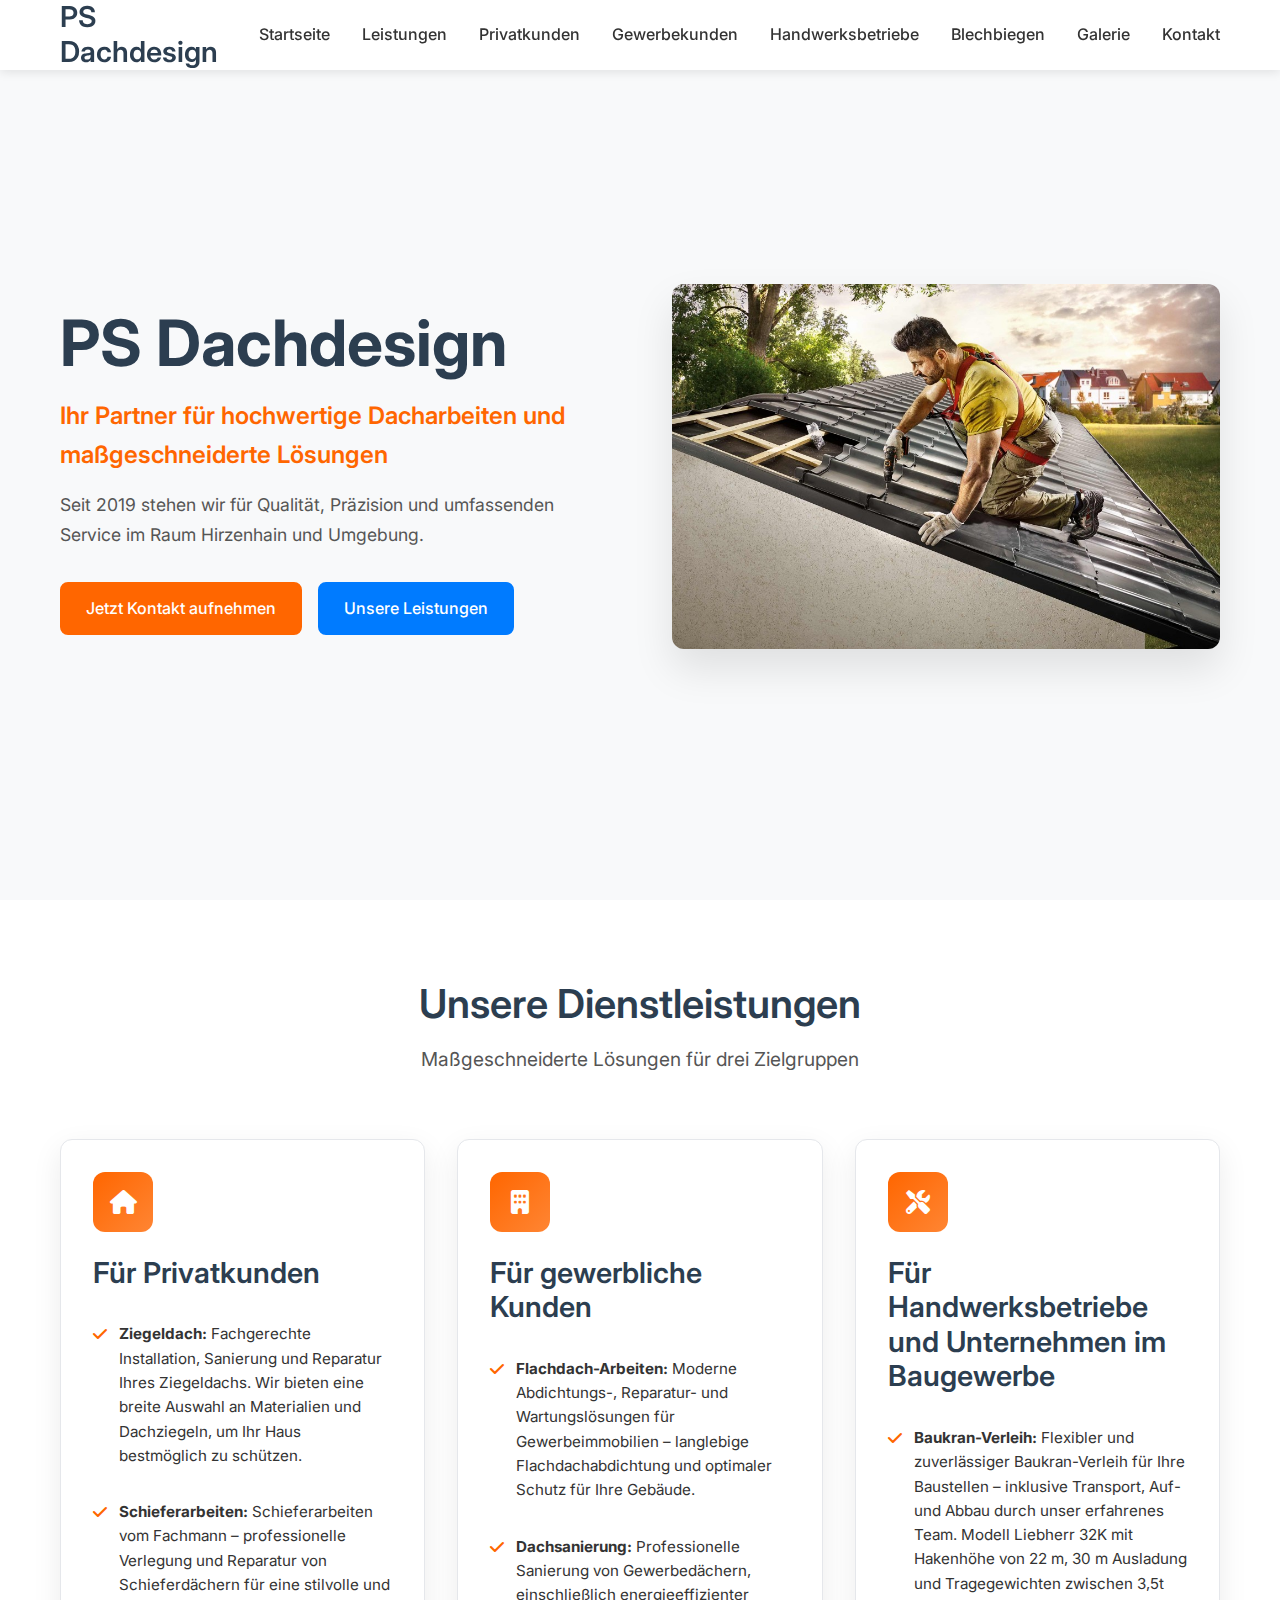
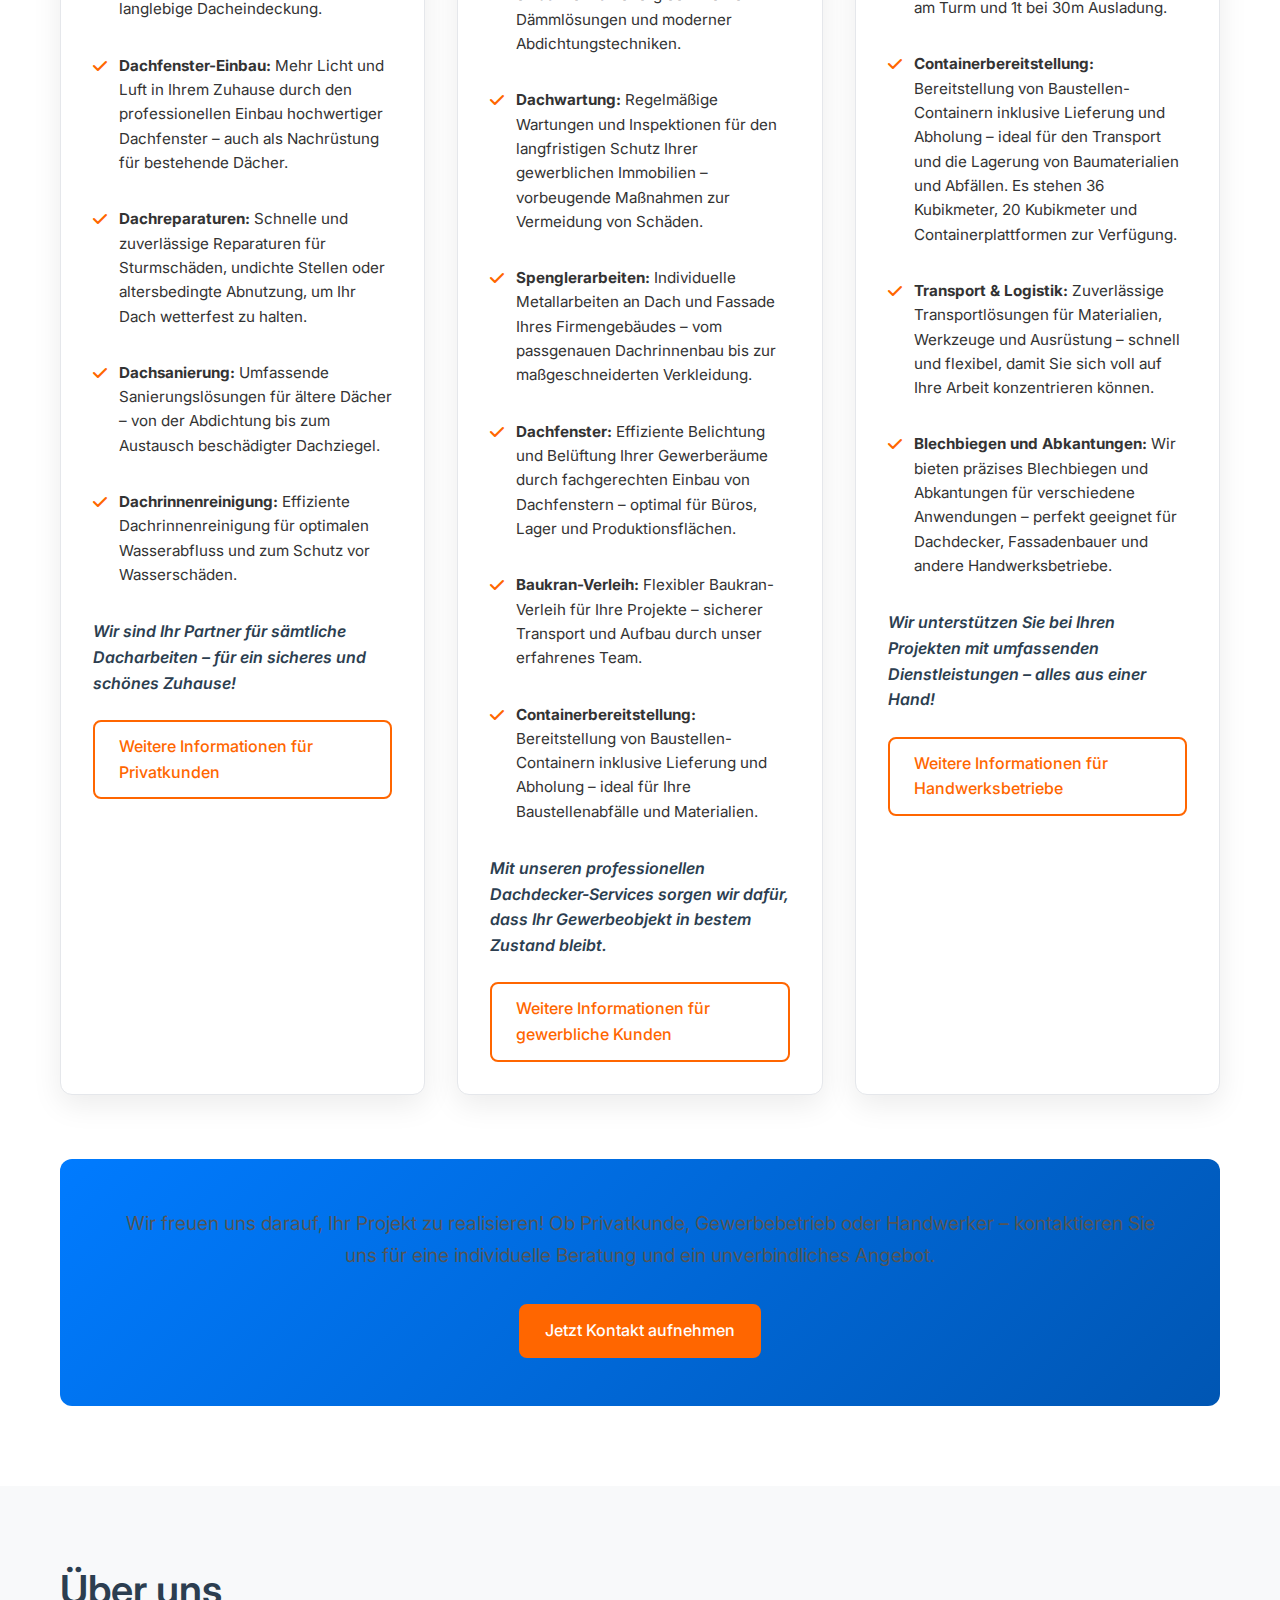
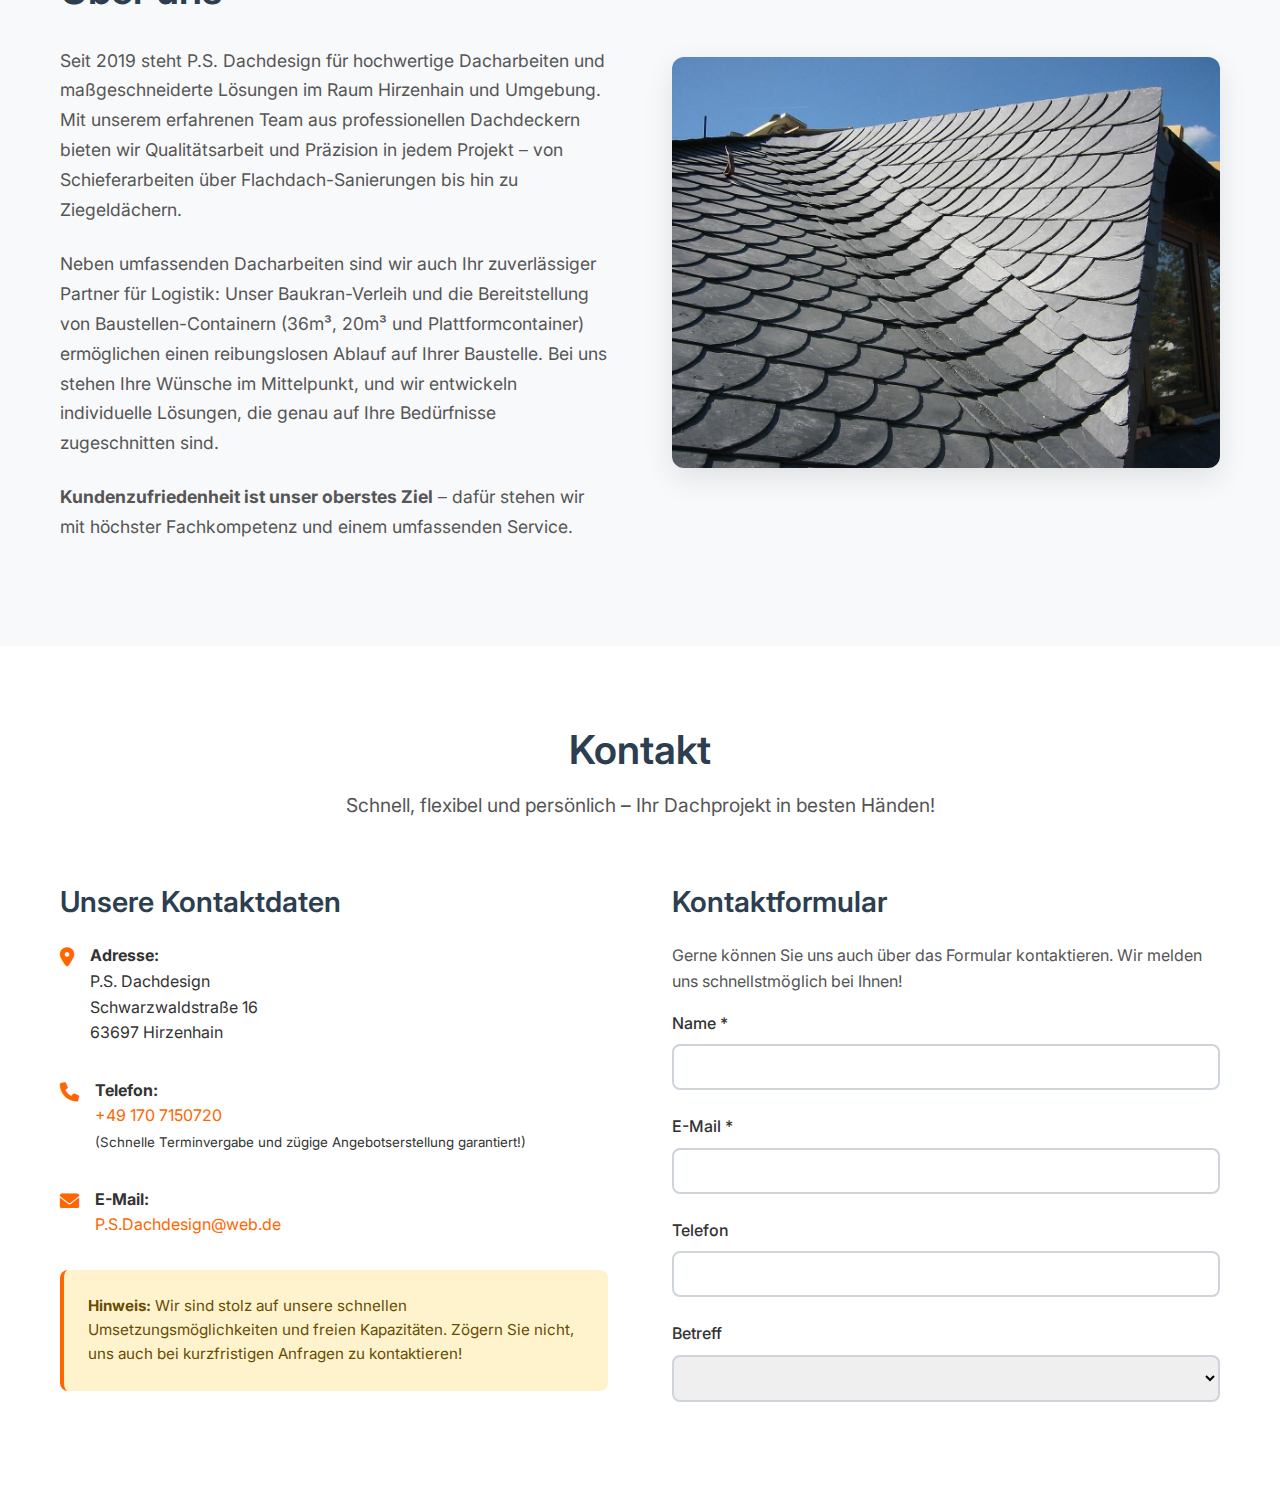
<file: index.html>
<!DOCTYPE html>
<html lang="de">
<head>
    <meta charset="UTF-8">
    <meta name="viewport" content="width=device-width, initial-scale=1.0">
    <title>PS Dachdesign - Ihr Partner für hochwertige Dacharbeiten</title>
    <link rel="stylesheet" href="assets/css/style.css">
    <link href="https://fonts.googleapis.com/css2?family=Inter:wght@300;400;500;600;700&display=swap" rel="stylesheet">
    <link rel="stylesheet" href="https://cdnjs.cloudflare.com/ajax/libs/font-awesome/6.0.0/css/all.min.css">
</head>
<body>
    <!-- Navigation -->
    <nav class="navbar">
        <div class="nav-container">
            <div class="nav-logo">
                <h2>PS Dachdesign</h2>
            </div>
            <ul class="nav-menu">
                <li class="nav-item">
                    <a href="#home" class="nav-link">Startseite</a>
                </li>
                <li class="nav-item">
                    <a href="#leistungen" class="nav-link">Leistungen</a>
                </li>
                <li class="nav-item">
                    <a href="privatkunden.html" class="nav-link">Privatkunden</a>
                </li>
                <li class="nav-item">
                    <a href="gewerbekunden.html" class="nav-link">Gewerbekunden</a>
                </li>
                <li class="nav-item">
                    <a href="handwerksbetriebe.html" class="nav-link">Handwerksbetriebe</a>
                </li>
                <li class="nav-item">
                    <a href="blechbiegen.html" class="nav-link">Blechbiegen</a>
                </li>
                <li class="nav-item">
                    <a href="galerie.html" class="nav-link">Galerie</a>
                </li>
                <li class="nav-item">
                    <a href="#kontakt" class="nav-link">Kontakt</a>
                </li>
            </ul>
            <div class="hamburger">
                <span class="bar"></span>
                <span class="bar"></span>
                <span class="bar"></span>
            </div>
        </div>
    </nav>

    <!-- Hero Section -->
    <section id="home" class="hero">
        <div class="hero-container">
            <div class="hero-content">
                <h1 class="hero-title">PS Dachdesign</h1>
                <p class="hero-subtitle">Ihr Partner für hochwertige Dacharbeiten und maßgeschneiderte Lösungen</p>
                <p class="hero-description">Seit 2019 stehen wir für Qualität, Präzision und umfassenden Service im Raum Hirzenhain und Umgebung.</p>
                <div class="hero-buttons">
                    <a href="#kontakt" class="btn btn-primary">Jetzt Kontakt aufnehmen</a>
                    <a href="#leistungen" class="btn btn-secondary">Unsere Leistungen</a>
                </div>
            </div>
            <div class="hero-image">
                <img src="assets/images/dacharbeiten-handwerker.jpg" alt="Professionelle Dacharbeiten">
            </div>
        </div>
    </section>

    <!-- Services Section -->
    <section id="leistungen" class="services">
        <div class="container">
            <div class="section-header">
                <h2>Unsere Dienstleistungen</h2>
                <p>Maßgeschneiderte Lösungen für drei Zielgruppen</p>
            </div>
            
            <div class="services-grid">
                <!-- Privatkunden -->
                <div class="service-card">
                    <div class="service-icon">
                        <i class="fas fa-home"></i>
                    </div>
                    <h3>Für Privatkunden</h3>
                    <div class="service-list">
                        <div class="service-item">
                            <i class="fas fa-check"></i>
                            <span><strong>Ziegeldach:</strong> Fachgerechte Installation, Sanierung und Reparatur Ihres Ziegeldachs. Wir bieten eine breite Auswahl an Materialien und Dachziegeln, um Ihr Haus bestmöglich zu schützen.</span>
                        </div>
                        <div class="service-item">
                            <i class="fas fa-check"></i>
                            <span><strong>Schieferarbeiten:</strong> Schieferarbeiten vom Fachmann – professionelle Verlegung und Reparatur von Schieferdächern für eine stilvolle und langlebige Dacheindeckung.</span>
                        </div>
                        <div class="service-item">
                            <i class="fas fa-check"></i>
                            <span><strong>Dachfenster-Einbau:</strong> Mehr Licht und Luft in Ihrem Zuhause durch den professionellen Einbau hochwertiger Dachfenster – auch als Nachrüstung für bestehende Dächer.</span>
                        </div>
                        <div class="service-item">
                            <i class="fas fa-check"></i>
                            <span><strong>Dachreparaturen:</strong> Schnelle und zuverlässige Reparaturen für Sturmschäden, undichte Stellen oder altersbedingte Abnutzung, um Ihr Dach wetterfest zu halten.</span>
                        </div>
                        <div class="service-item">
                            <i class="fas fa-check"></i>
                            <span><strong>Dachsanierung:</strong> Umfassende Sanierungslösungen für ältere Dächer – von der Abdichtung bis zum Austausch beschädigter Dachziegel.</span>
                        </div>
                        <div class="service-item">
                            <i class="fas fa-check"></i>
                            <span><strong>Dachrinnenreinigung:</strong> Effiziente Dachrinnenreinigung für optimalen Wasserabfluss und zum Schutz vor Wasserschäden.</span>
                        </div>
                    </div>
                    <p class="service-promise">Wir sind Ihr Partner für sämtliche Dacharbeiten – für ein sicheres und schönes Zuhause!</p>
                    <a href="privatkunden.html" class="btn btn-outline">Weitere Informationen für Privatkunden</a>
                </div>

                <!-- Gewerbekunden -->
                <div class="service-card">
                    <div class="service-icon">
                        <i class="fas fa-building"></i>
                    </div>
                    <h3>Für gewerbliche Kunden</h3>
                    <div class="service-list">
                        <div class="service-item">
                            <i class="fas fa-check"></i>
                            <span><strong>Flachdach-Arbeiten:</strong> Moderne Abdichtungs-, Reparatur- und Wartungslösungen für Gewerbeimmobilien – langlebige Flachdachabdichtung und optimaler Schutz für Ihre Gebäude.</span>
                        </div>
                        <div class="service-item">
                            <i class="fas fa-check"></i>
                            <span><strong>Dachsanierung:</strong> Professionelle Sanierung von Gewerbedächern, einschließlich energieeffizienter Dämmlösungen und moderner Abdichtungstechniken.</span>
                        </div>
                        <div class="service-item">
                            <i class="fas fa-check"></i>
                            <span><strong>Dachwartung:</strong> Regelmäßige Wartungen und Inspektionen für den langfristigen Schutz Ihrer gewerblichen Immobilien – vorbeugende Maßnahmen zur Vermeidung von Schäden.</span>
                        </div>
                        <div class="service-item">
                            <i class="fas fa-check"></i>
                            <span><strong>Spenglerarbeiten:</strong> Individuelle Metallarbeiten an Dach und Fassade Ihres Firmengebäudes – vom passgenauen Dachrinnenbau bis zur maßgeschneiderten Verkleidung.</span>
                        </div>
                        <div class="service-item">
                            <i class="fas fa-check"></i>
                            <span><strong>Dachfenster:</strong> Effiziente Belichtung und Belüftung Ihrer Gewerberäume durch fachgerechten Einbau von Dachfenstern – optimal für Büros, Lager und Produktionsflächen.</span>
                        </div>
                        <div class="service-item">
                            <i class="fas fa-check"></i>
                            <span><strong>Baukran-Verleih:</strong> Flexibler Baukran-Verleih für Ihre Projekte – sicherer Transport und Aufbau durch unser erfahrenes Team.</span>
                        </div>
                        <div class="service-item">
                            <i class="fas fa-check"></i>
                            <span><strong>Containerbereitstellung:</strong> Bereitstellung von Baustellen-Containern inklusive Lieferung und Abholung – ideal für Ihre Baustellenabfälle und Materialien.</span>
                        </div>
                    </div>
                    <p class="service-promise">Mit unseren professionellen Dachdecker-Services sorgen wir dafür, dass Ihr Gewerbeobjekt in bestem Zustand bleibt.</p>
                    <a href="gewerbekunden.html" class="btn btn-outline">Weitere Informationen für gewerbliche Kunden</a>
                </div>

                <!-- Handwerksbetriebe -->
                <div class="service-card">
                    <div class="service-icon">
                        <i class="fas fa-tools"></i>
                    </div>
                    <h3>Für Handwerksbetriebe und Unternehmen im Baugewerbe</h3>
                    <div class="service-list">
                        <div class="service-item">
                            <i class="fas fa-check"></i>
                            <span><strong>Baukran-Verleih:</strong> Flexibler und zuverlässiger Baukran-Verleih für Ihre Baustellen – inklusive Transport, Auf- und Abbau durch unser erfahrenes Team. Modell Liebherr 32K mit Hakenhöhe von 22 m, 30 m Ausladung und Tragegewichten zwischen 3,5t am Turm und 1t bei 30m Ausladung.</span>
                        </div>
                        <div class="service-item">
                            <i class="fas fa-check"></i>
                            <span><strong>Containerbereitstellung:</strong> Bereitstellung von Baustellen-Containern inklusive Lieferung und Abholung – ideal für den Transport und die Lagerung von Baumaterialien und Abfällen. Es stehen 36 Kubikmeter, 20 Kubikmeter und Containerplattformen zur Verfügung.</span>
                        </div>
                        <div class="service-item">
                            <i class="fas fa-check"></i>
                            <span><strong>Transport & Logistik:</strong> Zuverlässige Transportlösungen für Materialien, Werkzeuge und Ausrüstung – schnell und flexibel, damit Sie sich voll auf Ihre Arbeit konzentrieren können.</span>
                        </div>
                        <div class="service-item">
                            <i class="fas fa-check"></i>
                            <span><strong>Blechbiegen und Abkantungen:</strong> Wir bieten präzises Blechbiegen und Abkantungen für verschiedene Anwendungen – perfekt geeignet für Dachdecker, Fassadenbauer und andere Handwerksbetriebe.</span>
                        </div>
                    </div>
                    <p class="service-promise">Wir unterstützen Sie bei Ihren Projekten mit umfassenden Dienstleistungen – alles aus einer Hand!</p>
                    <a href="handwerksbetriebe.html" class="btn btn-outline">Weitere Informationen für Handwerksbetriebe</a>
                </div>
            </div>

            <div class="cta-section">
                <p class="cta-text">Wir freuen uns darauf, Ihr Projekt zu realisieren! Ob Privatkunde, Gewerbebetrieb oder Handwerker – kontaktieren Sie uns für eine individuelle Beratung und ein unverbindliches Angebot.</p>
                <a href="#kontakt" class="btn btn-primary">Jetzt Kontakt aufnehmen</a>
            </div>
        </div>
    </section>

    <!-- About Section -->
    <section id="ueber-uns" class="about">
        <div class="container">
            <div class="about-content">
                <div class="about-text">
                    <h2>Über uns</h2>
                    <p>Seit 2019 steht P.S. Dachdesign für hochwertige Dacharbeiten und maßgeschneiderte Lösungen im Raum Hirzenhain und Umgebung. Mit unserem erfahrenen Team aus professionellen Dachdeckern bieten wir Qualitätsarbeit und Präzision in jedem Projekt – von Schieferarbeiten über Flachdach-Sanierungen bis hin zu Ziegeldächern.</p>
                    
                    <p>Neben umfassenden Dacharbeiten sind wir auch Ihr zuverlässiger Partner für Logistik: Unser Baukran-Verleih und die Bereitstellung von Baustellen-Containern (36m³, 20m³ und Plattformcontainer) ermöglichen einen reibungslosen Ablauf auf Ihrer Baustelle. Bei uns stehen Ihre Wünsche im Mittelpunkt, und wir entwickeln individuelle Lösungen, die genau auf Ihre Bedürfnisse zugeschnitten sind.</p>
                    
                    <p><strong>Kundenzufriedenheit ist unser oberstes Ziel</strong> – dafür stehen wir mit höchster Fachkompetenz und einem umfassenden Service.</p>
                </div>
                <div class="about-image">
                    <img src="assets/images/schieferarbeiten.jpg" alt="Schieferarbeiten von PS Dachdesign">
                </div>
            </div>
        </div>
    </section>

    <!-- Contact Section -->
    <section id="kontakt" class="contact">
        <div class="container">
            <div class="section-header">
                <h2>Kontakt</h2>
                <p>Schnell, flexibel und persönlich – Ihr Dachprojekt in besten Händen!</p>
            </div>
            
            <div class="contact-content">
                <div class="contact-info">
                    <h3>Unsere Kontaktdaten</h3>
                    <div class="contact-item">
                        <i class="fas fa-map-marker-alt"></i>
                        <div>
                            <strong>Adresse:</strong><br>
                            P.S. Dachdesign<br>
                            Schwarzwaldstraße 16<br>
                            63697 Hirzenhain
                        </div>
                    </div>
                    <div class="contact-item">
                        <i class="fas fa-phone"></i>
                        <div>
                            <strong>Telefon:</strong><br>
                            <a href="tel:+4917071507200">+49 170 7150720</a><br>
                            <small>(Schnelle Terminvergabe und zügige Angebotserstellung garantiert!)</small>
                        </div>
                    </div>
                    <div class="contact-item">
                        <i class="fas fa-envelope"></i>
                        <div>
                            <strong>E-Mail:</strong><br>
                            <a href="mailto:P.S.Dachdesign@web.de">P.S.Dachdesign@web.de</a>
                        </div>
                    </div>
                    
                    <div class="contact-note">
                        <p><strong>Hinweis:</strong> Wir sind stolz auf unsere schnellen Umsetzungsmöglichkeiten und freien Kapazitäten. Zögern Sie nicht, uns auch bei kurzfristigen Anfragen zu kontaktieren!</p>
                    </div>
                </div>
                
                <div class="contact-form">
                    <h3>Kontaktformular</h3>
                    <p>Gerne können Sie uns auch über das Formular kontaktieren. Wir melden uns schnellstmöglich bei Ihnen!</p>
                    
                    <form id="contactForm">
                        <div class="form-group">
                            <label for="name">Name *</label>
                            <input type="text" id="name" name="name" required>
                        </div>
                        <div class="form-group">
                            <label for="email">E-Mail *</label>
                            <input type="email" id="email" name="email" required>
                        </div>
                        <div class="form-group">
                            <label for="phone">Telefon</label>
                            <input type="tel" id="phone" name="phone">
                        </div>
                        <div class="form-group">
                            <label for="subject">Betreff</label>
                            <select id="subject" name="subject">
      
(Content truncated due to size limit. Use page ranges or line ranges to read remaining content)
</file>
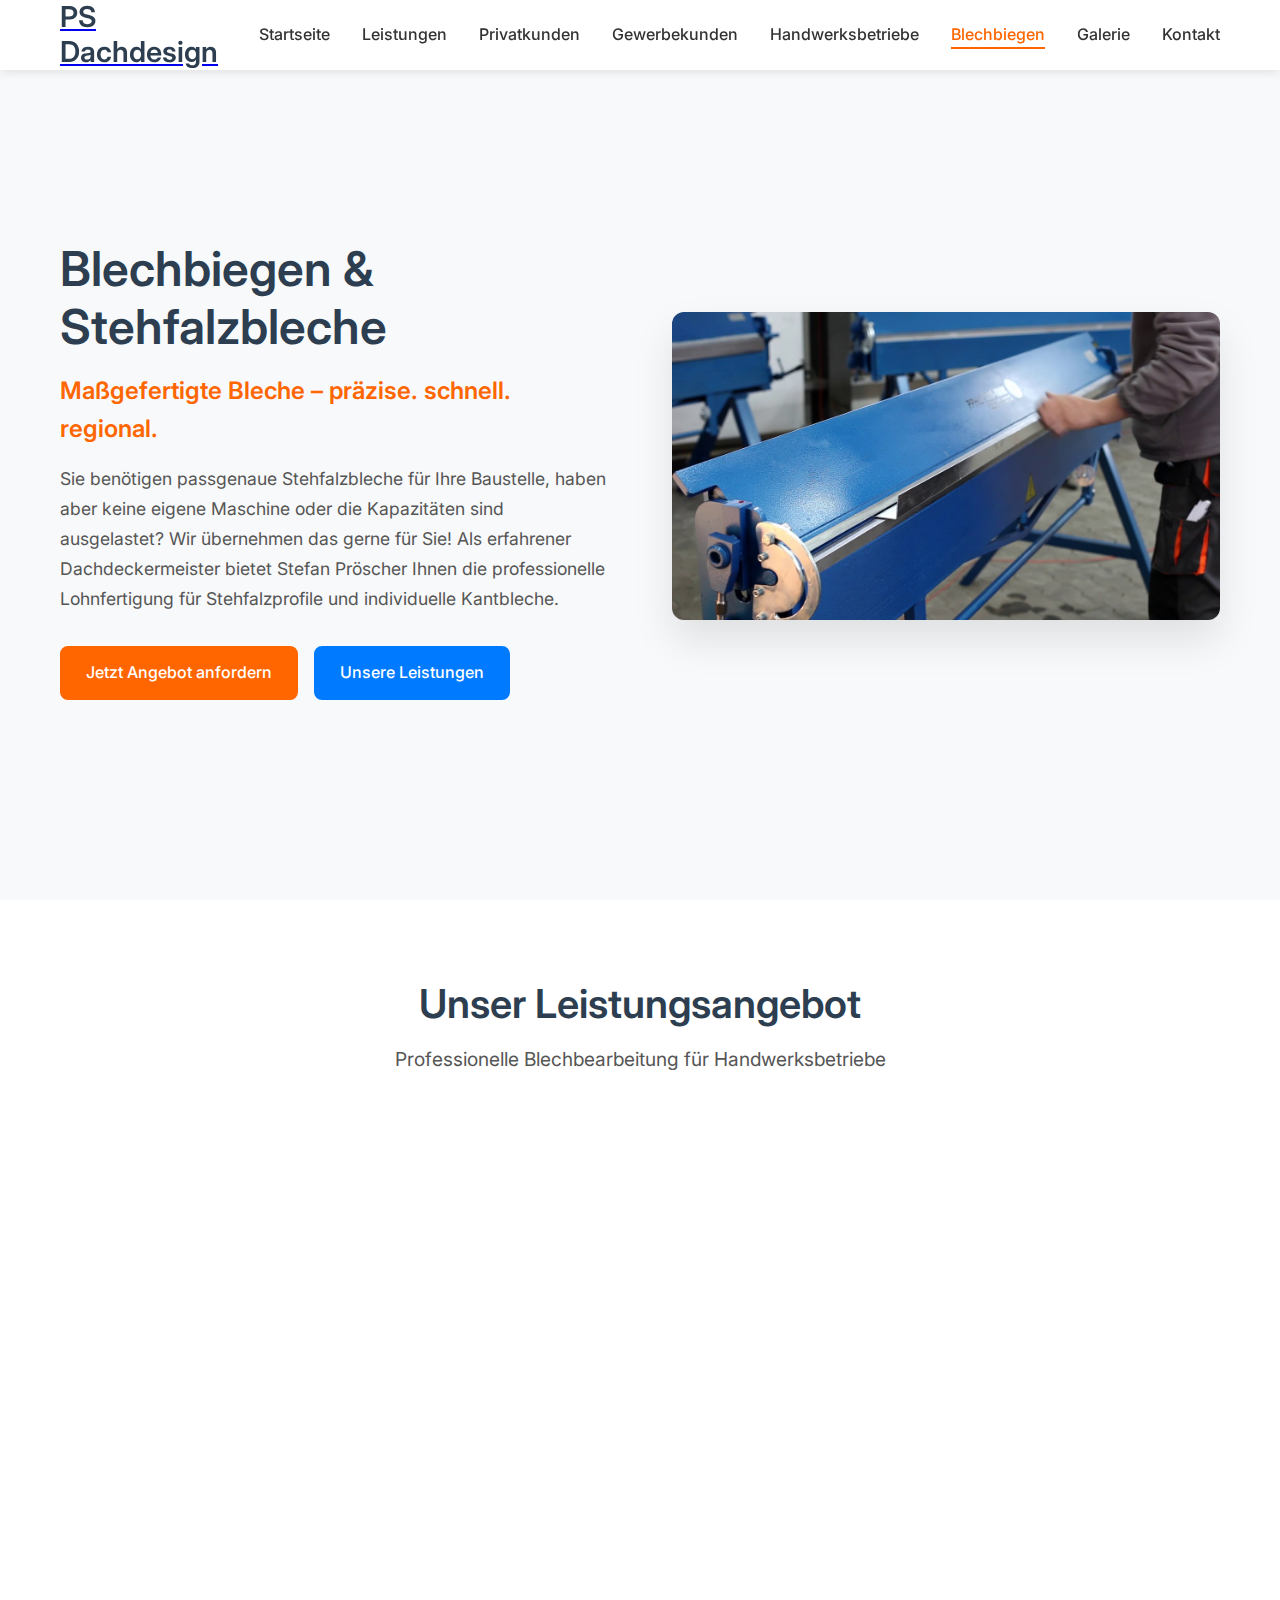
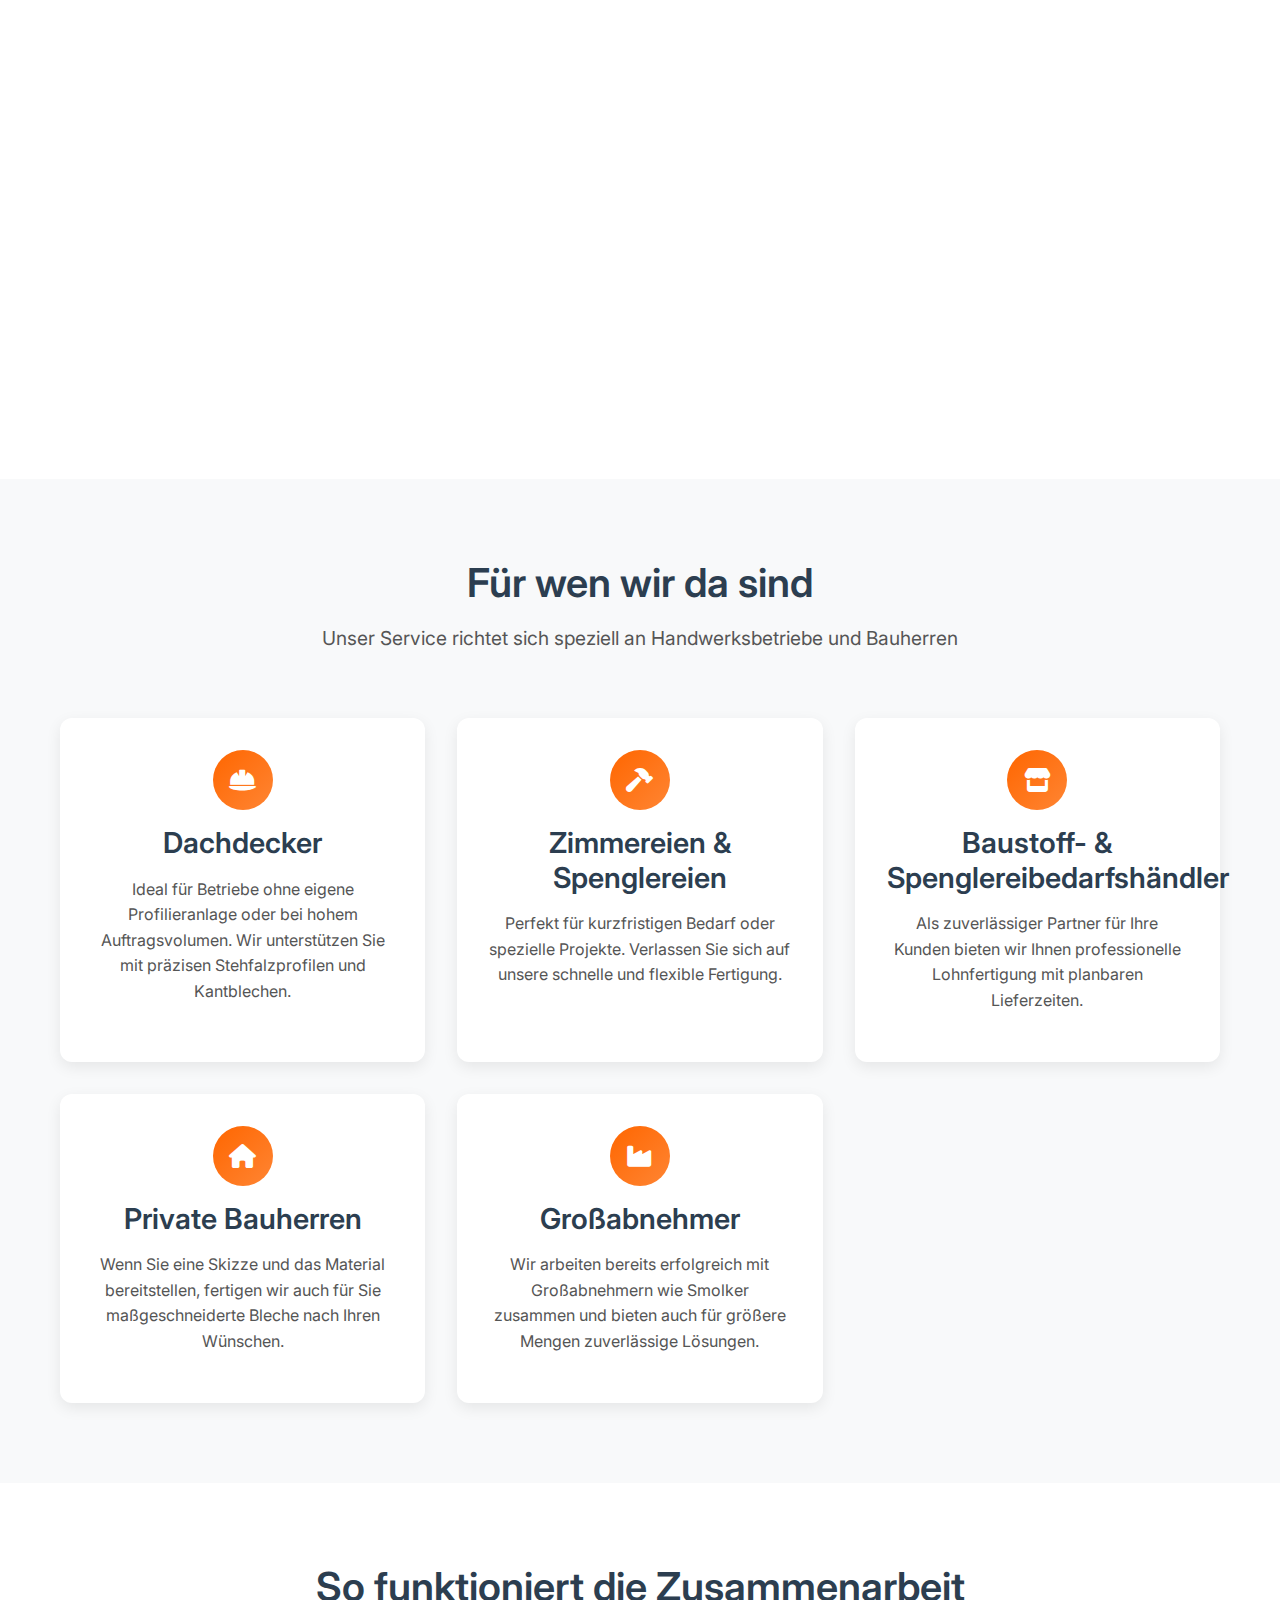
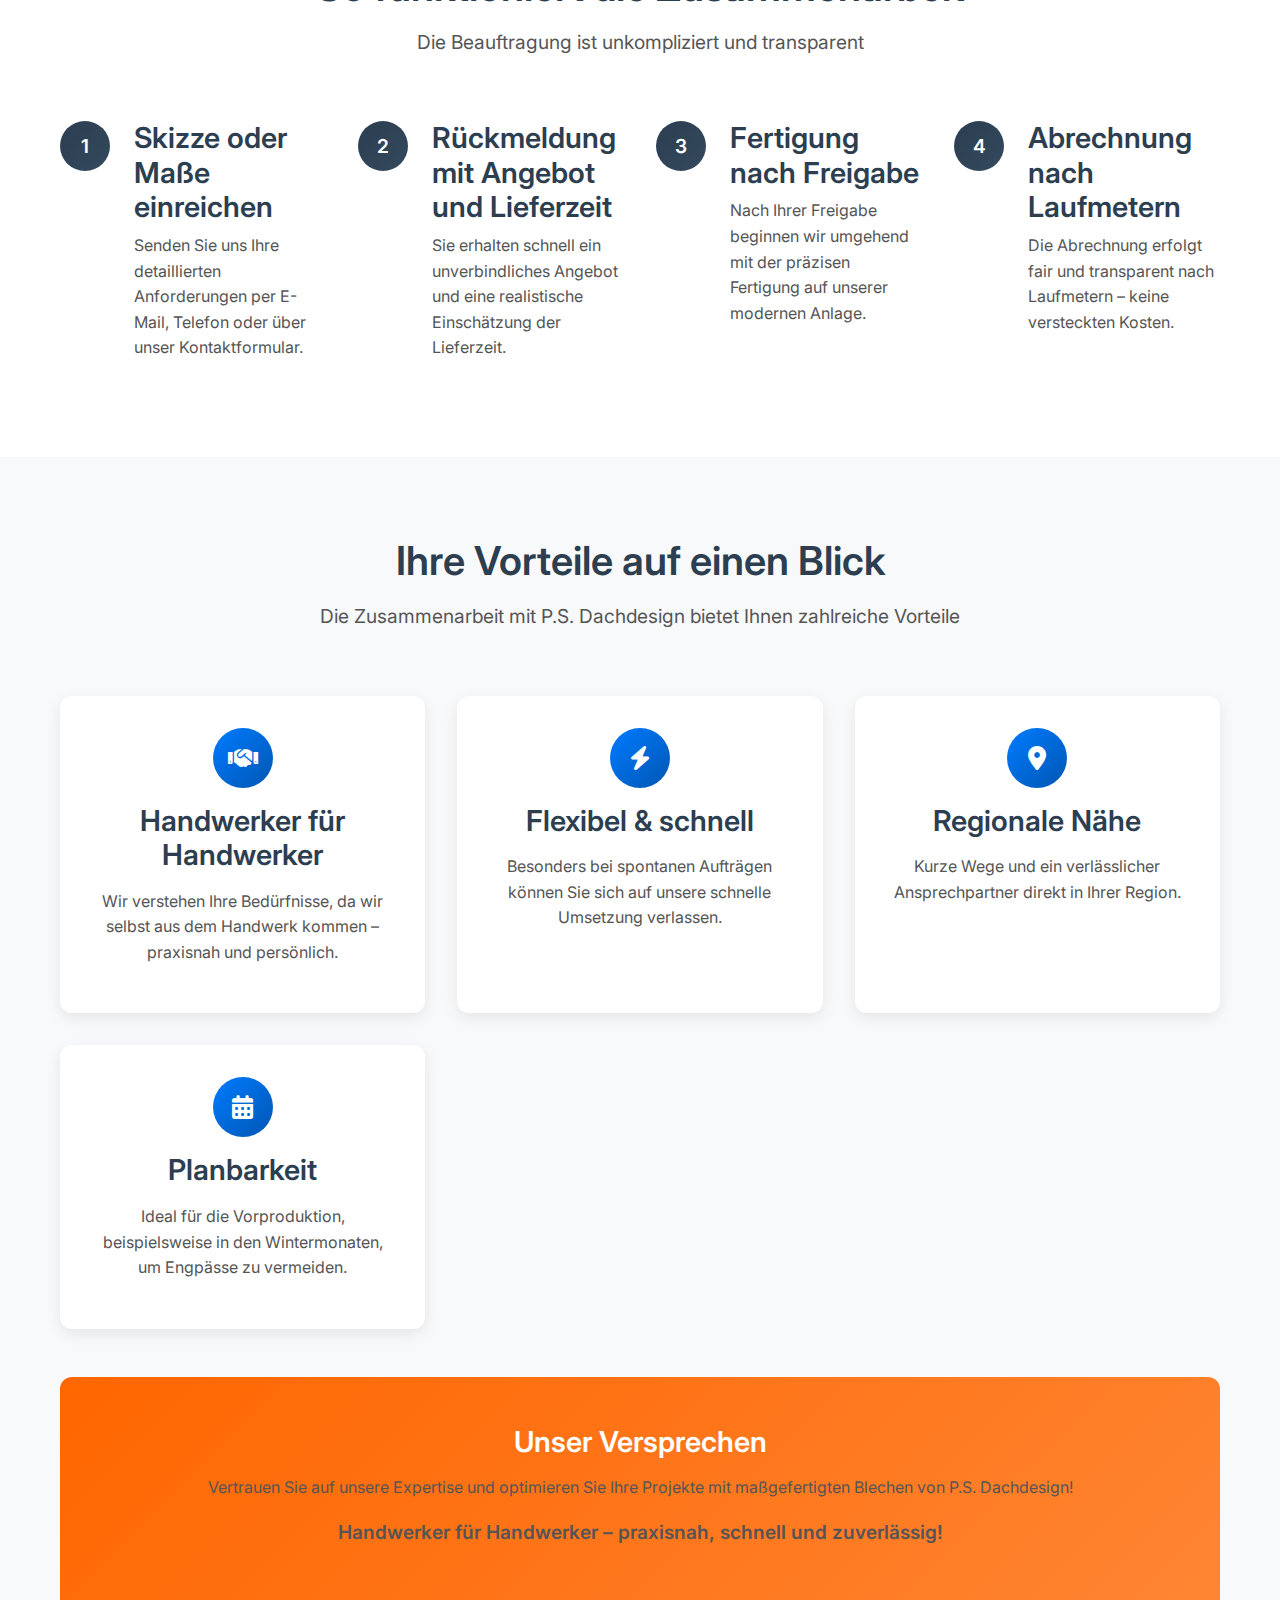
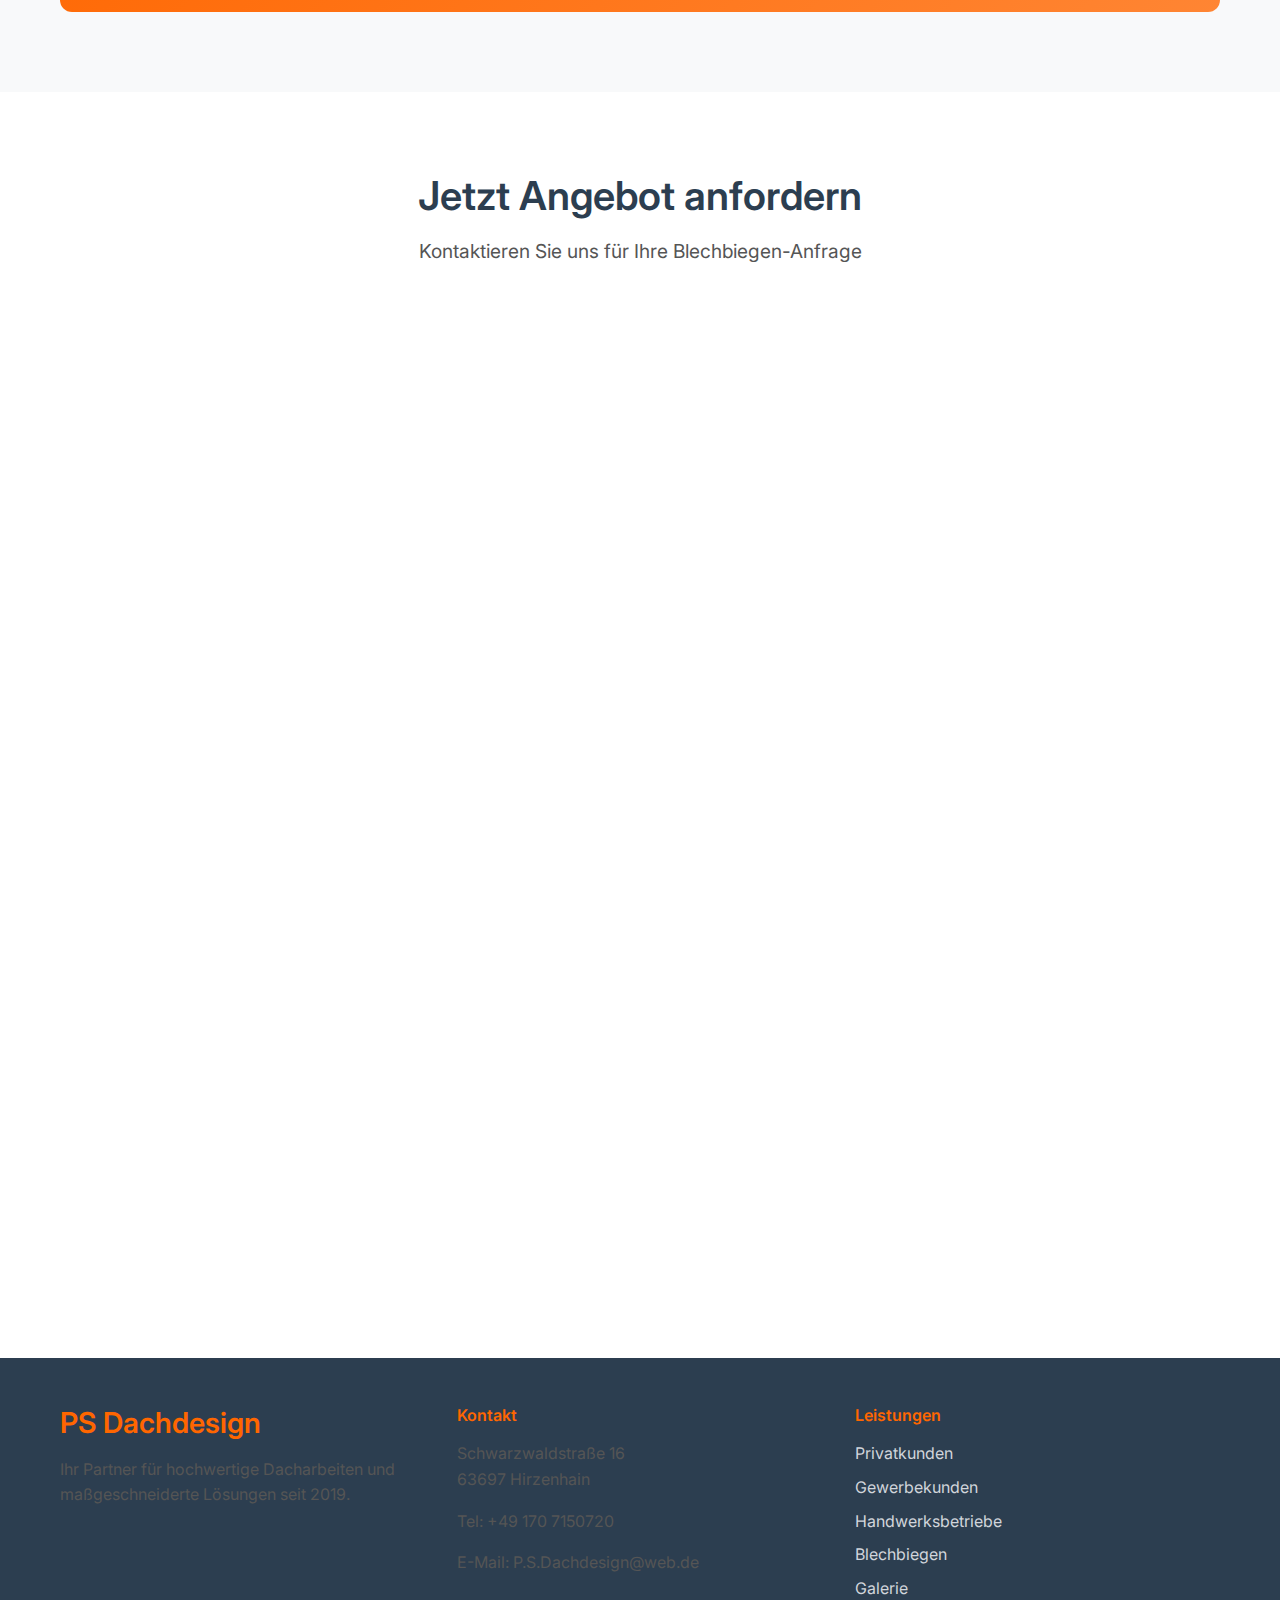
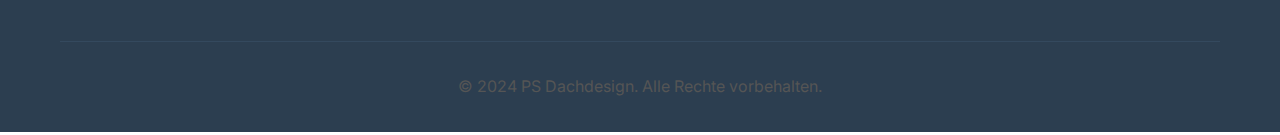
<file: blechbiegen.html>
<!DOCTYPE html>
<html lang="de">
<head>
    <meta charset="UTF-8">
    <meta name="viewport" content="width=device-width, initial-scale=1.0">
    <title>Blechbiegen & Stehfalzbleche für Handwerksbetriebe - PS Dachdesign</title>
    <link rel="stylesheet" href="assets/css/style.css">
    <link href="https://fonts.googleapis.com/css2?family=Inter:wght@300;400;500;600;700&display=swap" rel="stylesheet">
    <link rel="stylesheet" href="https://cdnjs.cloudflare.com/ajax/libs/font-awesome/6.0.0/css/all.min.css">
</head>
<body>
    <!-- Navigation -->
    <nav class="navbar">
        <div class="nav-container">
            <div class="nav-logo">
                <a href="index.html"><h2>PS Dachdesign</h2></a>
            </div>
            <ul class="nav-menu">
                <li class="nav-item">
                    <a href="index.html" class="nav-link">Startseite</a>
                </li>
                <li class="nav-item">
                    <a href="index.html#leistungen" class="nav-link">Leistungen</a>
                </li>
                <li class="nav-item">
                    <a href="privatkunden.html" class="nav-link">Privatkunden</a>
                </li>
                <li class="nav-item">
                    <a href="gewerbekunden.html" class="nav-link">Gewerbekunden</a>
                </li>
                <li class="nav-item">
                    <a href="handwerksbetriebe.html" class="nav-link">Handwerksbetriebe</a>
                </li>
                <li class="nav-item">
                    <a href="blechbiegen.html" class="nav-link active">Blechbiegen</a>
                </li>
                <li class="nav-item">
                    <a href="galerie.html" class="nav-link">Galerie</a>
                </li>
                <li class="nav-item">
                    <a href="index.html#kontakt" class="nav-link">Kontakt</a>
                </li>
            </ul>
            <div class="hamburger">
                <span class="bar"></span>
                <span class="bar"></span>
                <span class="bar"></span>
            </div>
        </div>
    </nav>

    <!-- Hero Section -->
    <section class="hero">
        <div class="hero-container">
            <div class="hero-content">
                <h1>Blechbiegen & Stehfalzbleche</h1>
                <p class="hero-subtitle">Maßgefertigte Bleche – präzise. schnell. regional.</p>
                <p class="hero-description">Sie benötigen passgenaue Stehfalzbleche für Ihre Baustelle, haben aber keine eigene Maschine oder die Kapazitäten sind ausgelastet? Wir übernehmen das gerne für Sie! Als erfahrener Dachdeckermeister bietet Stefan Pröscher Ihnen die professionelle Lohnfertigung für Stehfalzprofile und individuelle Kantbleche.</p>
                <div class="hero-buttons">
                    <a href="#kontakt" class="btn btn-primary">Jetzt Angebot anfordern</a>
                    <a href="#leistungen" class="btn btn-secondary">Unsere Leistungen</a>
                </div>
            </div>
            <div class="hero-image">
                <img src="assets/images/blechbiegen-abkantbank.jpg" alt="Blechbiegen und Stehfalzbleche für Handwerksbetriebe">
            </div>
        </div>
    </section>

    <!-- Services Section -->
    <section id="leistungen" class="services">
        <div class="container">
            <div class="section-header">
                <h2>Unser Leistungsangebot</h2>
                <p>Professionelle Blechbearbeitung für Handwerksbetriebe</p>
            </div>
            
            <div class="services-grid">
                <div class="service-card">
                    <div class="service-icon">
                        <i class="fas fa-industry"></i>
                    </div>
                    <h3>Stehfalzprofile aus dem Profilomaten</h3>
                    <p>Wir fertigen Ihre Stehfalzprofile auf unserer modernen Anlage mit einer Geschwindigkeit von bis zu 11 Metern pro Minute. Diese Profile eignen sich ideal für Dachflächen, Fassaden, Gauben, Kamine, Gesimse und Nebendächer.</p>
                    <div class="tech-specs">
                        <h4>Technische Details:</h4>
                        <ul class="spec-list">
                            <li><strong>Profilbreiten:</strong> 30–60 cm</li>
                            <li><strong>Materialstärke:</strong> 0,7–1,0 mm</li>
                            <li><strong>Zink:</strong> bis ca. 11,5 m</li>
                            <li><strong>Aluminium:</strong> bis ca. 10,5 m</li>
                            <li><strong>Kupfer:</strong> ähnlich Zink</li>
                            <li><strong>Stahlblech:</strong> verfügbar (kein Blei)</li>
                        </ul>
                    </div>
                </div>

                <div class="service-card">
                    <div class="service-icon">
                        <i class="fas fa-cut"></i>
                    </div>
                    <h3>Kantteile & Sonderbleche</h3>
                    <p>Neben Stehfalzprofilen fertigen wir auch eine Vielzahl an Kantteilen und Sonderblechen, die exakt auf Ihre Anforderungen zugeschnitten sind.</p>
                    <div class="service-applications">
                        <h4>Standardbleche:</h4>
                        <ul>
                            <li>Ortgang-, Wandanschluss-, Putzbleche</li>
                            <li>Kehl-, Balkon- und Traufbleche</li>
                            <li>Sonderformen nach Skizze oder Muster</li>
                            <li>Einzel- und Serienfertigungen</li>
                        </ul>
                        <p><strong>Abrechnung:</strong> Transparent pro Kantung, ggf. zuzüglich Zuschnitt</p>
                    </div>
                </div>

                <div class="service-card">
                    <div class="service-icon">
                        <i class="fas fa-truck"></i>
                    </div>
                    <h3>Transport & Logistik</h3>
                    <p>Wir unterstützen Sie auch bei der Logistik, um Ihren Arbeitsablauf so effizient wie möglich zu gestalten.</p>
                    <ul class="service-features">
                        <li><i class="fas fa-check"></i> Materialanlieferung (Coils) durch Kunden</li>
                        <li><i class="fas fa-check"></i> Abholung oder Lieferung mit eigenem LKW</li>
                        <li><i class="fas fa-check"></i> Längen bis 6,5 m problemlos transportierbar</li>
                        <li><i class="fas fa-check"></i> Pfandgestelle für sicheren Transport</li>
                        <li><i class="fas fa-check"></i> Fertigungszeit: 7–14 Tage je nach Material</li>
                    </ul>
                </div>
            </div>
        </div>
    </section>

    <!-- Target Groups Section -->
    <section class="target-groups">
        <div class="container">
            <div class="section-header">
                <h2>Für wen wir da sind</h2>
                <p>Unser Service richtet sich speziell an Handwerksbetriebe und Bauherren</p>
            </div>
            
            <div class="target-grid">
                <div class="target-card">
                    <div class="target-icon">
                        <i class="fas fa-hard-hat"></i>
                    </div>
                    <h3>Dachdecker</h3>
                    <p>Ideal für Betriebe ohne eigene Profilieranlage oder bei hohem Auftragsvolumen. Wir unterstützen Sie mit präzisen Stehfalzprofilen und Kantblechen.</p>
                </div>

                <div class="target-card">
                    <div class="target-icon">
                        <i class="fas fa-hammer"></i>
                    </div>
                    <h3>Zimmereien & Spenglereien</h3>
                    <p>Perfekt für kurzfristigen Bedarf oder spezielle Projekte. Verlassen Sie sich auf unsere schnelle und flexible Fertigung.</p>
                </div>

                <div class="target-card">
                    <div class="target-icon">
                        <i class="fas fa-store"></i>
                    </div>
                    <h3>Baustoff- & Spenglereibedarfshändler</h3>
                    <p>Als zuverlässiger Partner für Ihre Kunden bieten wir Ihnen professionelle Lohnfertigung mit planbaren Lieferzeiten.</p>
                </div>

                <div class="target-card">
                    <div class="target-icon">
                        <i class="fas fa-home"></i>
                    </div>
                    <h3>Private Bauherren</h3>
                    <p>Wenn Sie eine Skizze und das Material bereitstellen, fertigen wir auch für Sie maßgeschneiderte Bleche nach Ihren Wünschen.</p>
                </div>

                <div class="target-card">
                    <div class="target-icon">
                        <i class="fas fa-industry"></i>
                    </div>
                    <h3>Großabnehmer</h3>
                    <p>Wir arbeiten bereits erfolgreich mit Großabnehmern wie Smolker zusammen und bieten auch für größere Mengen zuverlässige Lösungen.</p>
                </div>
            </div>
        </div>
    </section>

    <!-- Process Section -->
    <section class="process-section">
        <div class="container">
            <div class="section-header">
                <h2>So funktioniert die Zusammenarbeit</h2>
                <p>Die Beauftragung ist unkompliziert und transparent</p>
            </div>
            
            <div class="process-steps">
                <div class="process-step">
                    <div class="step-number">1</div>
                    <div class="step-content">
                        <h3>Skizze oder Maße einreichen</h3>
                        <p>Senden Sie uns Ihre detaillierten Anforderungen per E-Mail, Telefon oder über unser Kontaktformular.</p>
                    </div>
                </div>

                <div class="process-step">
                    <div class="step-number">2</div>
                    <div class="step-content">
                        <h3>Rückmeldung mit Angebot und Lieferzeit</h3>
                        <p>Sie erhalten schnell ein unverbindliches Angebot und eine realistische Einschätzung der Lieferzeit.</p>
                    </div>
                </div>

                <div class="process-step">
                    <div class="step-number">3</div>
                    <div class="step-content">
                        <h3>Fertigung nach Freigabe</h3>
                        <p>Nach Ihrer Freigabe beginnen wir umgehend mit der präzisen Fertigung auf unserer modernen Anlage.</p>
                    </div>
                </div>

                <div class="process-step">
                    <div class="step-number">4</div>
                    <div class="step-content">
                        <h3>Abrechnung nach Laufmetern</h3>
                        <p>Die Abrechnung erfolgt fair und transparent nach Laufmetern – keine versteckten Kosten.</p>
                    </div>
                </div>
            </div>
        </div>
    </section>

    <!-- Benefits Section -->
    <section class="why-choose-us">
        <div class="container">
            <div class="section-header">
                <h2>Ihre Vorteile auf einen Blick</h2>
                <p>Die Zusammenarbeit mit P.S. Dachdesign bietet Ihnen zahlreiche Vorteile</p>
            </div>
            
            <div class="benefits-grid">
                <div class="benefit-card">
                    <div class="benefit-icon">
                        <i class="fas fa-handshake"></i>
                    </div>
                    <h3>Handwerker für Handwerker</h3>
                    <p>Wir verstehen Ihre Bedürfnisse, da wir selbst aus dem Handwerk kommen – praxisnah und persönlich.</p>
                </div>

                <div class="benefit-card">
                    <div class="benefit-icon">
                        <i class="fas fa-bolt"></i>
                    </div>
                    <h3>Flexibel & schnell</h3>
                    <p>Besonders bei spontanen Aufträgen können Sie sich auf unsere schnelle Umsetzung verlassen.</p>
                </div>

                <div class="benefit-card">
                    <div class="benefit-icon">
                        <i class="fas fa-map-marker-alt"></i>
                    </div>
                    <h3>Regionale Nähe</h3>
                    <p>Kurze Wege und ein verlässlicher Ansprechpartner direkt in Ihrer Region.</p>
                </div>

                <div class="benefit-card">
                    <div class="benefit-icon">
                        <i class="fas fa-calendar-alt"></i>
                    </div>
                    <h3>Planbarkeit</h3>
                    <p>Ideal für die Vorproduktion, beispielsweise in den Wintermonaten, um Engpässe zu vermeiden.</p>
                </div>
            </div>

            <div class="promise-section">
                <h3>Unser Versprechen</h3>
                <p>Vertrauen Sie auf unsere Expertise und optimieren Sie Ihre Projekte mit maßgefertigten Blechen von P.S. Dachdesign!</p>
                <p class="highlight">Handwerker für Handwerker – praxisnah, schnell und zuverlässig!</p>
            </div>
        </div>
    </section>

    <!-- Contact Section -->
    <section id="kontakt" class="contact">
        <div class="container">
            <div class="section-header">
                <h2>Jetzt Angebot anfordern</h2>
                <p>Kontaktieren Sie uns für Ihre Blechbiegen-Anfrage</p>
            </div>
            
            <div class="contact-content">
                <div class="contact-info">
                    <h3>Unsere Kontaktdaten</h3>
                    <div class="contact-item">
                        <i class="fas fa-map-marker-alt"></i>
                        <div>
                            <strong>Adresse:</strong><br>
                            P.S. Dachdesign<br>
                            Schwarzwaldstraße 16<br>
                            63697 Hirzenhain
                        </div>
                    </div>
                    <div class="contact-item">
                        <i class="fas fa-phone"></i>
                        <div>
                            <strong>Telefon:</strong><br>
                            <a href="tel:+4917071507200">+49 170 7150720</a><br>
                            <small>(Schnelle Angebotserstellung garantiert!)</small>
                        </div>
                    </div>
                    <div class="contact-item">
                        <i class="fas fa-envelope"></i>
                        <div>
                            <strong>E-Mail:</strong><br>
                            <a href="mailto:P.S.Dachdesign@web.de">P.S.Dachdesign@web.de</a>
                        </div>
                    </div>
                    
                    <div class="contact-note">
                        <p><strong>Für Blechbiegen-Anfragen:</strong> Senden Sie uns gerne Ihre Skizzen oder Maße per E-Mail. Wir erstellen Ihnen schnell ein unverbindliches Angebot!</p>
                    </div>
                </div>
                
                <div class="contact-form">
                    <h3>Anfrage für Blechbiegen & Stehfalzbleche</h3>
                    <form id="contactForm">
                        <div class="form-group">
                            <label for="company">Unternehmen *</label>
                            <input type="text" id="company" name="company" required>
                        </div>
                        <div class="form-group">
                            <label for="name">Ansprechpartner *</label>
                            <input type="text" id="name" name="name" required>
                        </div>
                        <div class="form-group">
                            <label for="email">E-Mail *</label>
                            <input type="email" id="email" name="email" required>
                        </div>
                        <div class="form-group">
                            <label for="phone">Telefon</label>
                            <input type="tel" id="phone" name="phone">
                        </div>
                        <div class="form-group">
                            <label for="service">Gewünschte Leistung</label>
                            <select id="service" name="service">
                                <option value="">Bitte wählen...</option>
                                <option value="stehfalzprofile">Stehfalzprofile</option>
                                <option value="kantteile">Kantteile & Sonderbleche</option>
                                <option value="ortgang">Ortgang-/Wandanschlussbleche</option>
                                <option value="trauf">Trauf-/Kehlbleche</option>
                                <option value="sonderform">Sonderformen nach Skizze</option>
                                <option value="serie">Serienfertigung</option>
                                <option value="beratung">Beratung</option>
                                <option value="sonstiges">Sonstiges</option>
                            </select>
                        </div>
                        <div class="form-group">
                            <label for="material">Material</label>
                            <select id="material" name="material">
                                <option value="">Bitte wählen...</option>
                                <option value="zink">Zink</option>
                                <option value="aluminium">Aluminium</option>
                                <option value="kupfer">Kupfer</option>
                                <option value="stahlblech">Stahlblech</option>
                                <option value="unbekannt">Noch unbekannt</option>
                            </select>
                        </div>
                        <div class="form-group">
                            <label for="message">Projektbeschreibung / Maße *</label>
                            <textarea id="message" name="message" rows="5" required placeholder="Beschreiben Sie Ihr Projekt, gewünschte Maße, Mengen, etc. Gerne können Sie auch Skizzen per E-Mail nachsenden..."></textarea>
                        </div>
                        <button type="submit" class="btn btn-primary">Anfrage senden</button>
                    </form>
                </div>
            </div>
        </div>
    </section>

    <!-- Footer -->
    <footer class="footer">
        <div class="container">
            <div class="footer-content">
                <div class="footer-section">
                    <h3>PS Dachdesign</h3>
                    <p>Ihr Partner für hochwertige Dacharbeiten und maßgeschneiderte Lösungen seit 2019.</p>
                </div>
                <div class="footer-section">
                    <h4>Kontakt</h4>
                    <p>Schwarzwaldstraße 16<br>63697 Hirzenhain</p>
                    <p>Tel: +49 170 7150720</p>
                    <p>E-Mail: P.S.Dachdesign@web.de</p>
                </div>
                <div class="footer-section">
                    <h4>Leistungen</h4>
                    <ul>
                        <li><a href="privatkunden.html">Privatkunden</a></li>
                        <li><a href="gewerbekunden.html">Gewerbekunden</a></li>
                        <li><a href="handwerksbetriebe.html">Handwerksbetriebe</a></li>
                        <li><a href="blechbiegen.html">Blechbiegen</a></li>
                        <li><a href="galerie.html">Galerie</a></li>
                    </ul>
                </div>
            </div>
            <div class="footer-bottom">
                <p>&copy; 2024 PS Dachdesign. Alle Rechte vorbehalten.</p>
            </div>
        </div>
    </footer>

    <!-- Back to Top Button -->
    <button id="backToTop" class="back-to-top">
        <i class="fas fa-arrow-up"></i>
    </button>

    <script src="assets/js/script.js"></script>
</body>
</html>
</file>
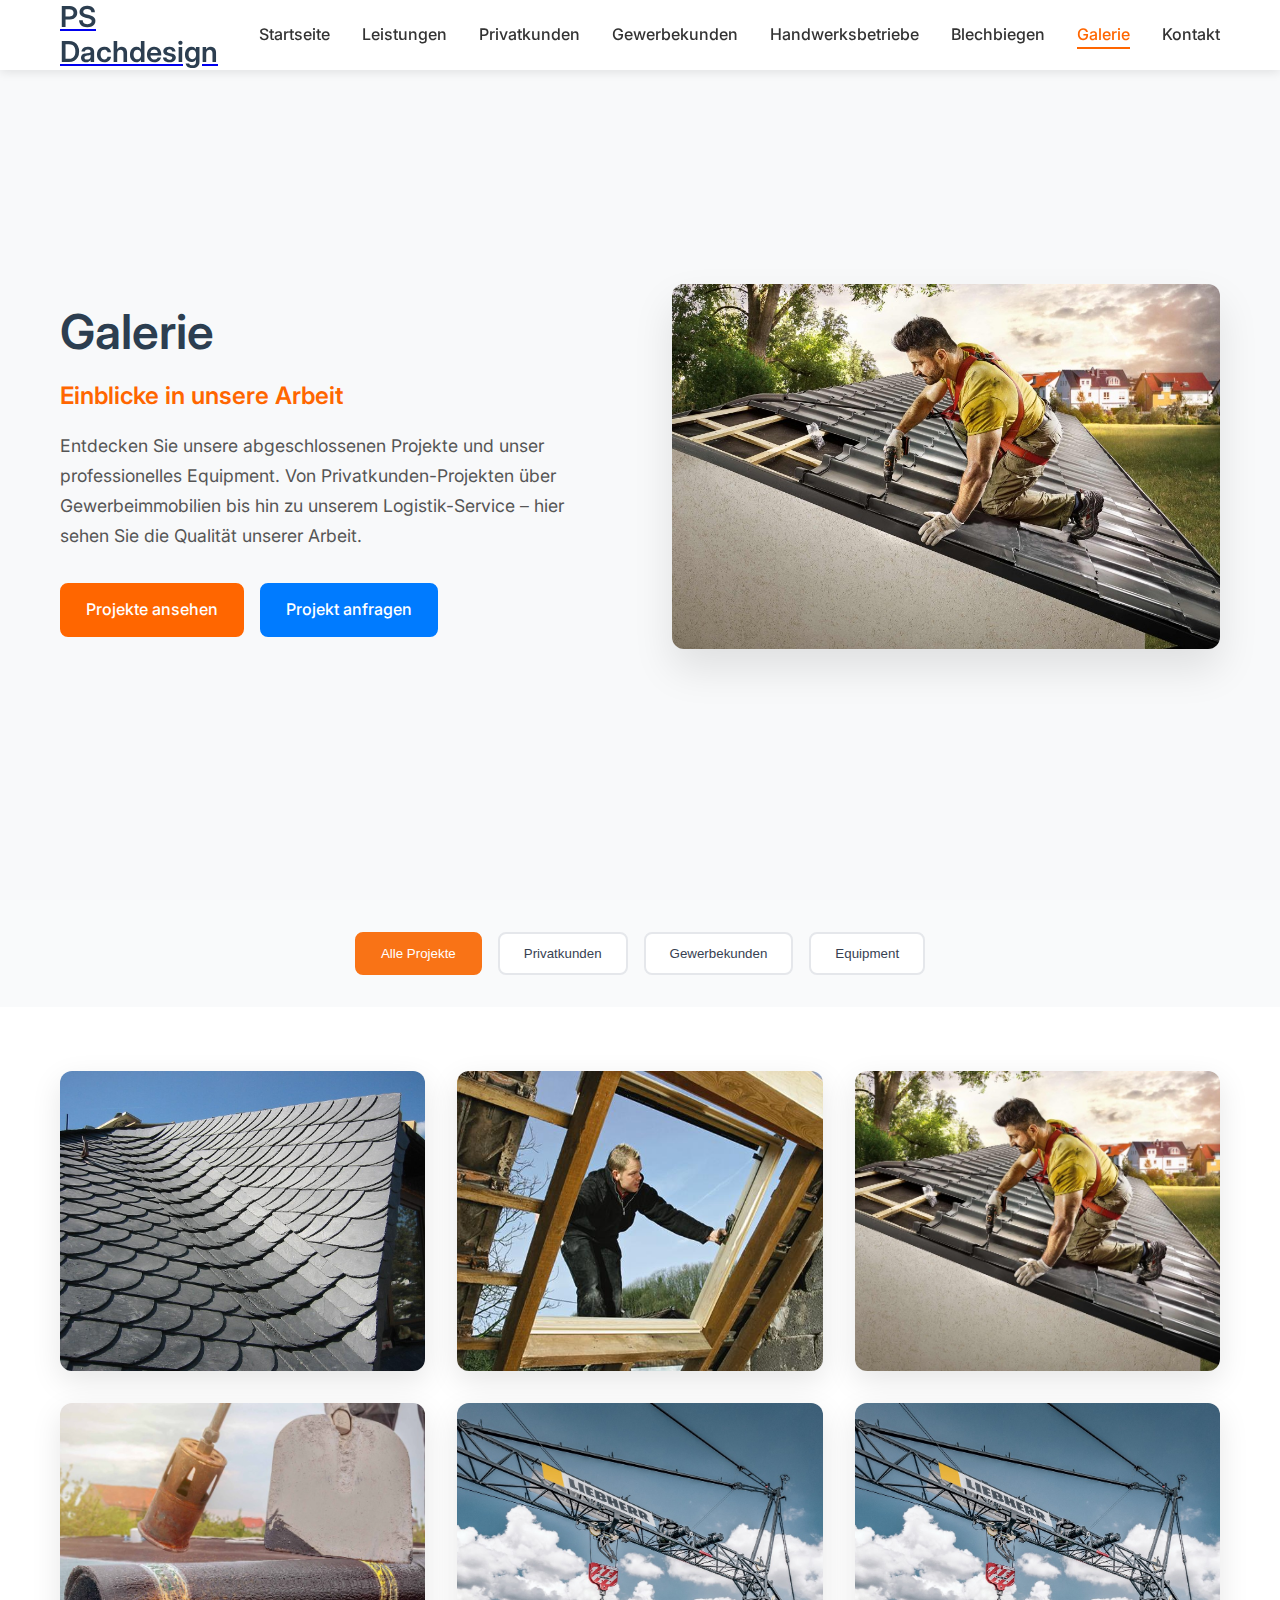
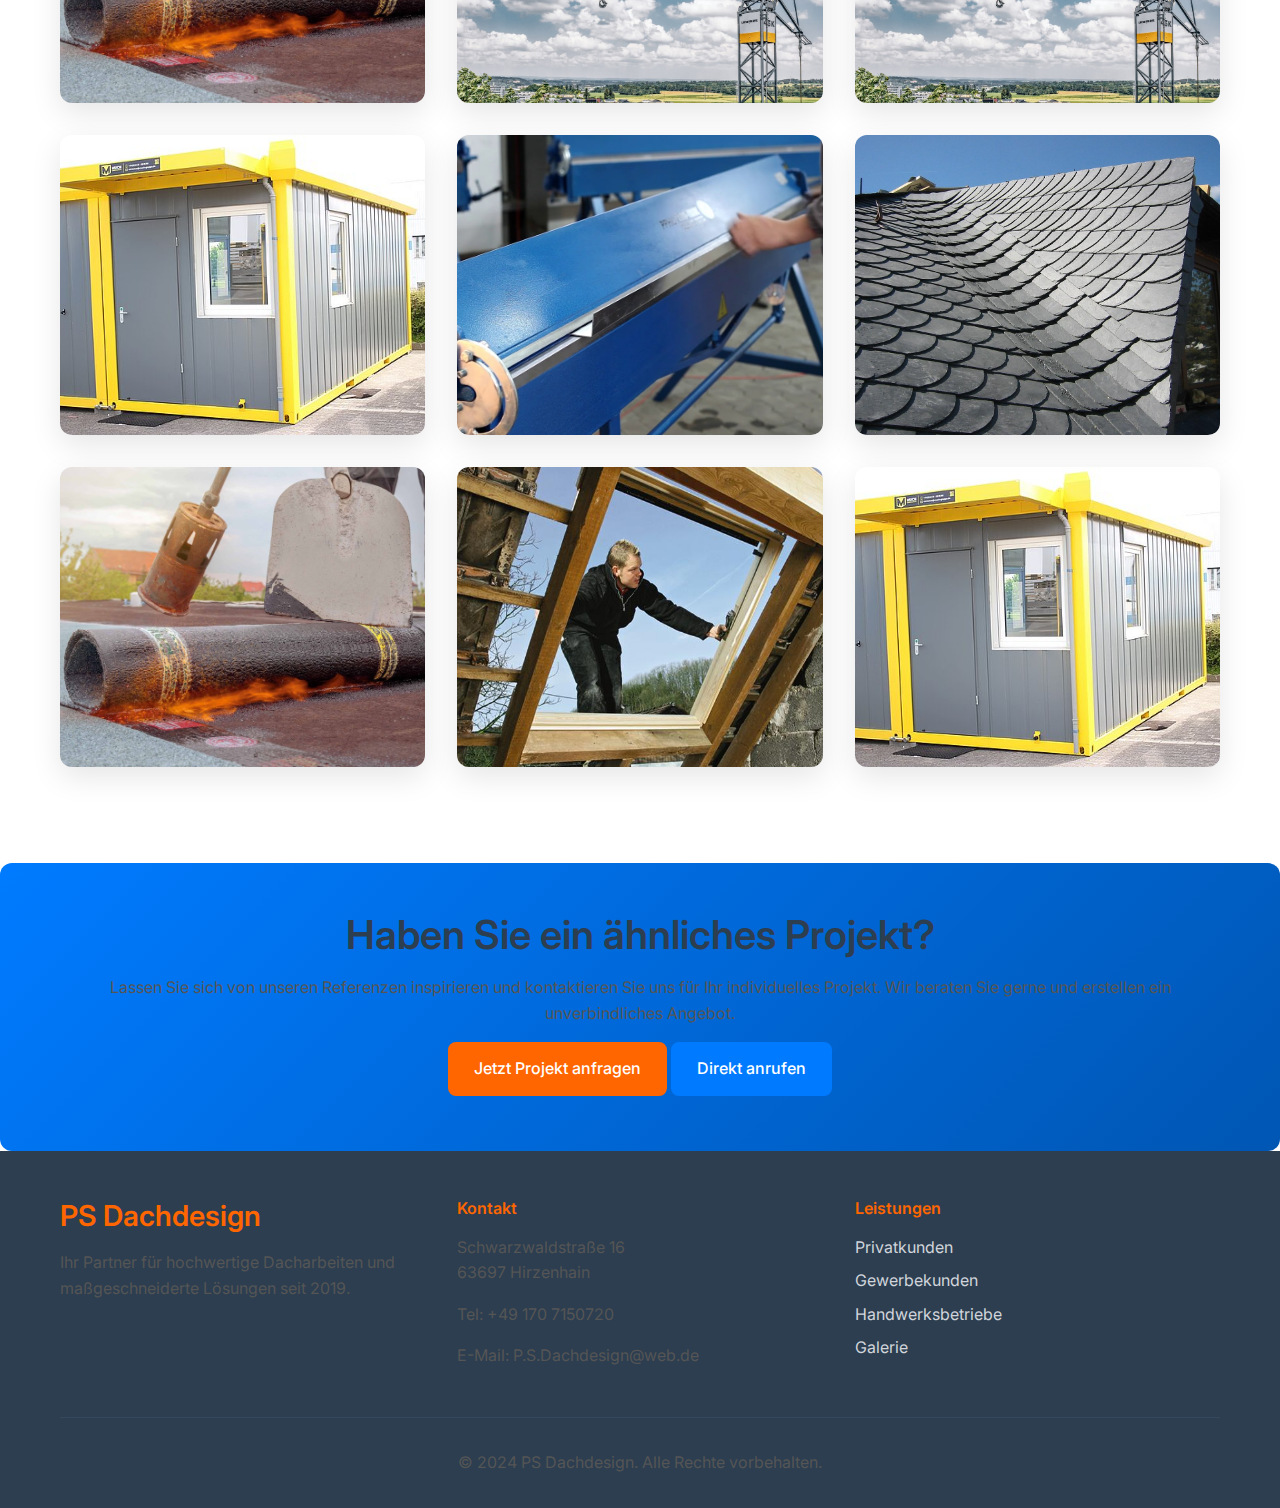
<file: galerie.html>
<!DOCTYPE html>
<html lang="de">
<head>
    <meta charset="UTF-8">
    <meta name="viewport" content="width=device-width, initial-scale=1.0">
    <title>Galerie - PS Dachdesign</title>
    <link rel="stylesheet" href="assets/css/style.css">
    <link href="https://fonts.googleapis.com/css2?family=Inter:wght@300;400;500;600;700&display=swap" rel="stylesheet">
    <link rel="stylesheet" href="https://cdnjs.cloudflare.com/ajax/libs/font-awesome/6.0.0/css/all.min.css">
</head>
<body>
    <!-- Navigation -->
    <nav class="navbar">
        <div class="nav-container">
            <div class="nav-logo">
                <a href="index.html"><h2>PS Dachdesign</h2></a>
            </div>
            <ul class="nav-menu">
                <li class="nav-item">
                    <a href="index.html" class="nav-link">Startseite</a>
                </li>
                <li class="nav-item">
                    <a href="index.html#leistungen" class="nav-link">Leistungen</a>
                </li>
                <li class="nav-item">
                    <a href="privatkunden.html" class="nav-link">Privatkunden</a>
                </li>
                <li class="nav-item">
                    <a href="gewerbekunden.html" class="nav-link">Gewerbekunden</a>
                </li>
                <li class="nav-item">
                    <a href="handwerksbetriebe.html" class="nav-link">Handwerksbetriebe</a>
                </li>
                <li class="nav-item">
                    <a href="blechbiegen.html" class="nav-link">Blechbiegen</a>
                </li>
                <li class="nav-item">
                    <a href="galerie.html" class="nav-link active">Galerie</a>
                </li>
                <li class="nav-item">
                    <a href="index.html#kontakt" class="nav-link">Kontakt</a>
                </li>
            </ul>
            <div class="hamburger">
                <span class="bar"></span>
                <span class="bar"></span>
                <span class="bar"></span>
            </div>
        </div>
    </nav>

    <!-- Hero Section -->
    <section class="hero">
        <div class="hero-container">
            <div class="hero-content">
                <h1>Galerie</h1>
                <p class="hero-subtitle">Einblicke in unsere Arbeit</p>
                <p class="hero-description">Entdecken Sie unsere abgeschlossenen Projekte und unser professionelles Equipment. Von Privatkunden-Projekten über Gewerbeimmobilien bis hin zu unserem Logistik-Service – hier sehen Sie die Qualität unserer Arbeit.</p>
                <div class="hero-buttons">
                    <a href="#projekte" class="btn btn-primary">Projekte ansehen</a>
                    <a href="index.html#kontakt" class="btn btn-secondary">Projekt anfragen</a>
                </div>
            </div>
            <div class="hero-image">
                <img src="assets/images/dacharbeiten-handwerker.jpg" alt="PS Dachdesign Projekte">
            </div>
        </div>
    </section>

    <!-- Gallery Filter -->
    <section class="gallery-filter">
        <div class="container">
            <div class="filter-buttons">
                <button class="filter-btn active" data-filter="all">Alle Projekte</button>
                <button class="filter-btn" data-filter="privat">Privatkunden</button>
                <button class="filter-btn" data-filter="gewerbe">Gewerbekunden</button>
                <button class="filter-btn" data-filter="equipment">Equipment</button>
            </div>
        </div>
    </section>

    <!-- Gallery Section -->
    <section id="projekte" class="gallery">
        <div class="container">
            <div class="gallery-grid" id="galleryGrid">
                <!-- Privatkunden Projekte -->
                <div class="gallery-item" data-category="privat">
                    <img src="assets/images/schieferarbeiten.jpg" alt="Schieferarbeiten Privatkunde">
                    <div class="gallery-overlay">
                        <h4>Schieferarbeiten</h4>
                        <p><strong>Privatkunde:</strong> Komplette Schiefereindeckung eines Einfamilienhauses mit traditioneller Deckungsart. Besonderheit: Komplexe Dachgeometrie mit mehreren Gauben.</p>
                        <span class="gallery-category">Privatkunden</span>
                    </div>
                </div>

                <div class="gallery-item" data-category="privat">
                    <img src="assets/images/dachfenster-einbau.jpg" alt="Dachfenster-Einbau Privatkunde">
                    <div class="gallery-overlay">
                        <h4>Dachfenster-Einbau</h4>
                        <p><strong>Privatkunde:</strong> Nachträglicher Einbau von drei Dachfenstern in ein bestehendes Ziegeldach. Herausforderung: Präzise Anpassung an die vorhandene Dachkonstruktion.</p>
                        <span class="gallery-category">Privatkunden</span>
                    </div>
                </div>

                <div class="gallery-item" data-category="privat">
                    <img src="assets/images/dacharbeiten-handwerker.jpg" alt="Ziegeldach Sanierung">
                    <div class="gallery-overlay">
                        <h4>Ziegeldach-Sanierung</h4>
                        <p><strong>Privatkunde:</strong> Vollständige Sanierung eines 40 Jahre alten Ziegeldachs inklusive neuer Dämmung und Unterspannbahn. Das Besondere: Erhalt der ursprünglichen Optik.</p>
                        <span class="gallery-category">Privatkunden</span>
                    </div>
                </div>

                <!-- Gewerbekunden Projekte -->
                <div class="gallery-item" data-category="gewerbe">
                    <img src="assets/images/flachdach-abdichtung.jpg" alt="Flachdach-Abdichtung Gewerbe">
                    <div class="gallery-overlay">
                        <h4>Flachdach-Abdichtung</h4>
                        <p><strong>Gewerbekunde:</strong> Moderne Abdichtung eines 800m² Flachdachs mit EPDM-Folie. Besonderheit: Integration einer Photovoltaikanlage mit spezieller Befestigung.</p>
                        <span class="gallery-category">Gewerbekunden</span>
                    </div>
                </div>

                <div class="gallery-item" data-category="gewerbe">
                    <img src="assets/images/liebherr-kran.jpg" alt="Gewerbeprojekt mit Kran">
                    <div class="gallery-overlay">
                        <h4>Gewerbehalle Dachsanierung</h4>
                        <p><strong>Gewerbekunde:</strong> Sanierung einer 1200m² Gewerbehalle mit unserem Liebherr-Kran. Herausforderung: Arbeiten bei laufendem Betrieb mit minimalen Störungen.</p>
                        <span class="gallery-category">Gewerbekunden</span>
                    </div>
                </div>

                <!-- Equipment -->
                <div class="gallery-item" data-category="equipment">
                    <img src="assets/images/liebherr-kran.jpg" alt="Liebherr 32k Baukran">
                    <div class="gallery-overlay">
                        <h4>Liebherr 32k Baukran</h4>
                        <p><strong>Equipment:</strong> Unser Liebherr 32k mit 22m Hakenhöhe und 30m Ausladung. Ideal für Dachstuhl-Montagen und schwere Materialien. Traglast: 3,5t am Turm, 1t bei voller Ausladung.</p>
                        <span class="gallery-category">Equipment</span>
                    </div>
                </div>

                <div class="gallery-item" data-category="equipment">
                    <img src="assets/images/baustellen-container.jpg" alt="Baustellen-Container">
                    <div class="gallery-overlay">
                        <h4>Container-Service</h4>
                        <p><strong>Equipment:</strong> Unsere Container-Flotte: 36m³, 20m³ und Plattformcontainer. Perfekt für Bauschutt, Materialien und Entrümpelung. Inklusive Lieferung und Abholung.</p>
                        <span class="gallery-category">Equipment</span>
                    </div>
                </div>

                <div class="gallery-item" data-category="equipment">
                    <img src="assets/images/blechbiegen-abkantbank.jpg" alt="Blechbiegen Abkantbank">
                    <div class="gallery-overlay">
                        <h4>Blechbearbeitung</h4>
                        <p><strong>Equipment:</strong> Präzise Abkantbank für Bleche bis 2000mm Länge. Verarbeitung von Kupfer, Stahl, Zink und Aluminium. Ideal für Ortgang-, Trauf- und Wandanschlussbleche.</p>
                        <span class="gallery-category">Equipment</span>
                    </div>
                </div>

                <!-- Weitere Projekte -->
                <div class="gallery-item" data-category="privat">
                    <img src="assets/images/schieferarbeiten.jpg" alt="Dachrinnenreinigung">
                    <div class="gallery-overlay">
                        <h4>Dachrinnenreinigung</h4>
                        <p><strong>Privatkunde:</strong> Professionelle Reinigung und Wartung der Dachrinnen an einem historischen Gebäude. Besonderheit: Behutsame Behandlung der denkmalgeschützten Substanz.</p>
                        <span class="gallery-category">Privatkunden</span>
                    </div>
                </div>

                <div class="gallery-item" data-category="gewerbe">
                    <img src="assets/images/flachdach-abdichtung.jpg" alt="Industriehalle Wartung">
                    <div class="gallery-overlay">
                        <h4>Industriehalle Wartung</h4>
                        <p><strong>Gewerbekunde:</strong> Regelmäßige Wartung und Inspektion einer 2000m² Industriehalle. Das Besondere: Präventive Maßnahmen zur Verlängerung der Lebensdauer.</p>
                        <span class="gallery-category">Gewerbekunden</span>
                    </div>
                </div>

                <div class="gallery-item" data-category="privat">
                    <img src="assets/images/dachfenster-einbau.jpg" alt="Dachgauben Projekt">
                    <div class="gallery-overlay">
                        <h4>Dachgauben-Projekt</h4>
                        <p><strong>Privatkunde:</strong> Einbau von zwei neuen Dachgauben zur Wohnraumerweiterung. Herausforderung: Integration in die bestehende Dachlandschaft ohne optische Brüche.</p>
                        <span class="gallery-category">Privatkunden</span>
                    </div>
                </div>

                <div class="gallery-item" data-category="gewerbe">
                    <img src="assets/images/baustellen-container.jpg" alt="Logistik Großprojekt">
                    <div class="gallery-overlay">
                        <h4>Logistik Großprojekt</h4>
                        <p><strong>Gewerbekunde:</strong> Umfassende Logistik-Unterstützung für ein Großbauprojekt mit Kran-Service und Container-Bereitstellung. Koordination mehrerer Gewerke.</p>
                        <span class="gallery-category">Gewerbekunden</span>
                    </div>
                </div>
            </div>
        </div>
    </section>

    <!-- Call to Action -->
    <section class="cta-section">
        <div class="container">
            <h2>Haben Sie ein ähnliches Projekt?</h2>
            <p>Lassen Sie sich von unseren Referenzen inspirieren und kontaktieren Sie uns für Ihr individuelles Projekt. Wir beraten Sie gerne und erstellen ein unverbindliches Angebot.</p>
            <div class="cta-buttons">
                <a href="index.html#kontakt" class="btn btn-primary">Jetzt Projekt anfragen</a>
                <a href="tel:+4917071507200" class="btn btn-secondary">Direkt anrufen</a>
            </div>
        </div>
    </section>

    <!-- Footer -->
    <footer class="footer">
        <div class="container">
            <div class="footer-content">
                <div class="footer-section">
                    <h3>PS Dachdesign</h3>
                    <p>Ihr Partner für hochwertige Dacharbeiten und maßgeschneiderte Lösungen seit 2019.</p>
                </div>
                <div class="footer-section">
                    <h4>Kontakt</h4>
                    <p>Schwarzwaldstraße 16<br>63697 Hirzenhain</p>
                    <p>Tel: +49 170 7150720</p>
                    <p>E-Mail: P.S.Dachdesign@web.de</p>
                </div>
                <div class="footer-section">
                    <h4>Leistungen</h4>
                    <ul>
                        <li><a href="privatkunden.html">Privatkunden</a></li>
                        <li><a href="gewerbekunden.html">Gewerbekunden</a></li>
                        <li><a href="handwerksbetriebe.html">Handwerksbetriebe</a></li>
                        <li><a href="galerie.html">Galerie</a></li>
                    </ul>
                </div>
            </div>
            <div class="footer-bottom">
                <p>&copy; 2024 PS Dachdesign. Alle Rechte vorbehalten.</p>
            </div>
        </div>
    </footer>

    <!-- Back to Top Button -->
    <button id="backToTop" class="back-to-top">
        <i class="fas fa-arrow-up"></i>
    </button>

    <script src="assets/js/script.js"></script>
    <script src="assets/js/gallery.js"></script>
</body>
</html>
</file>
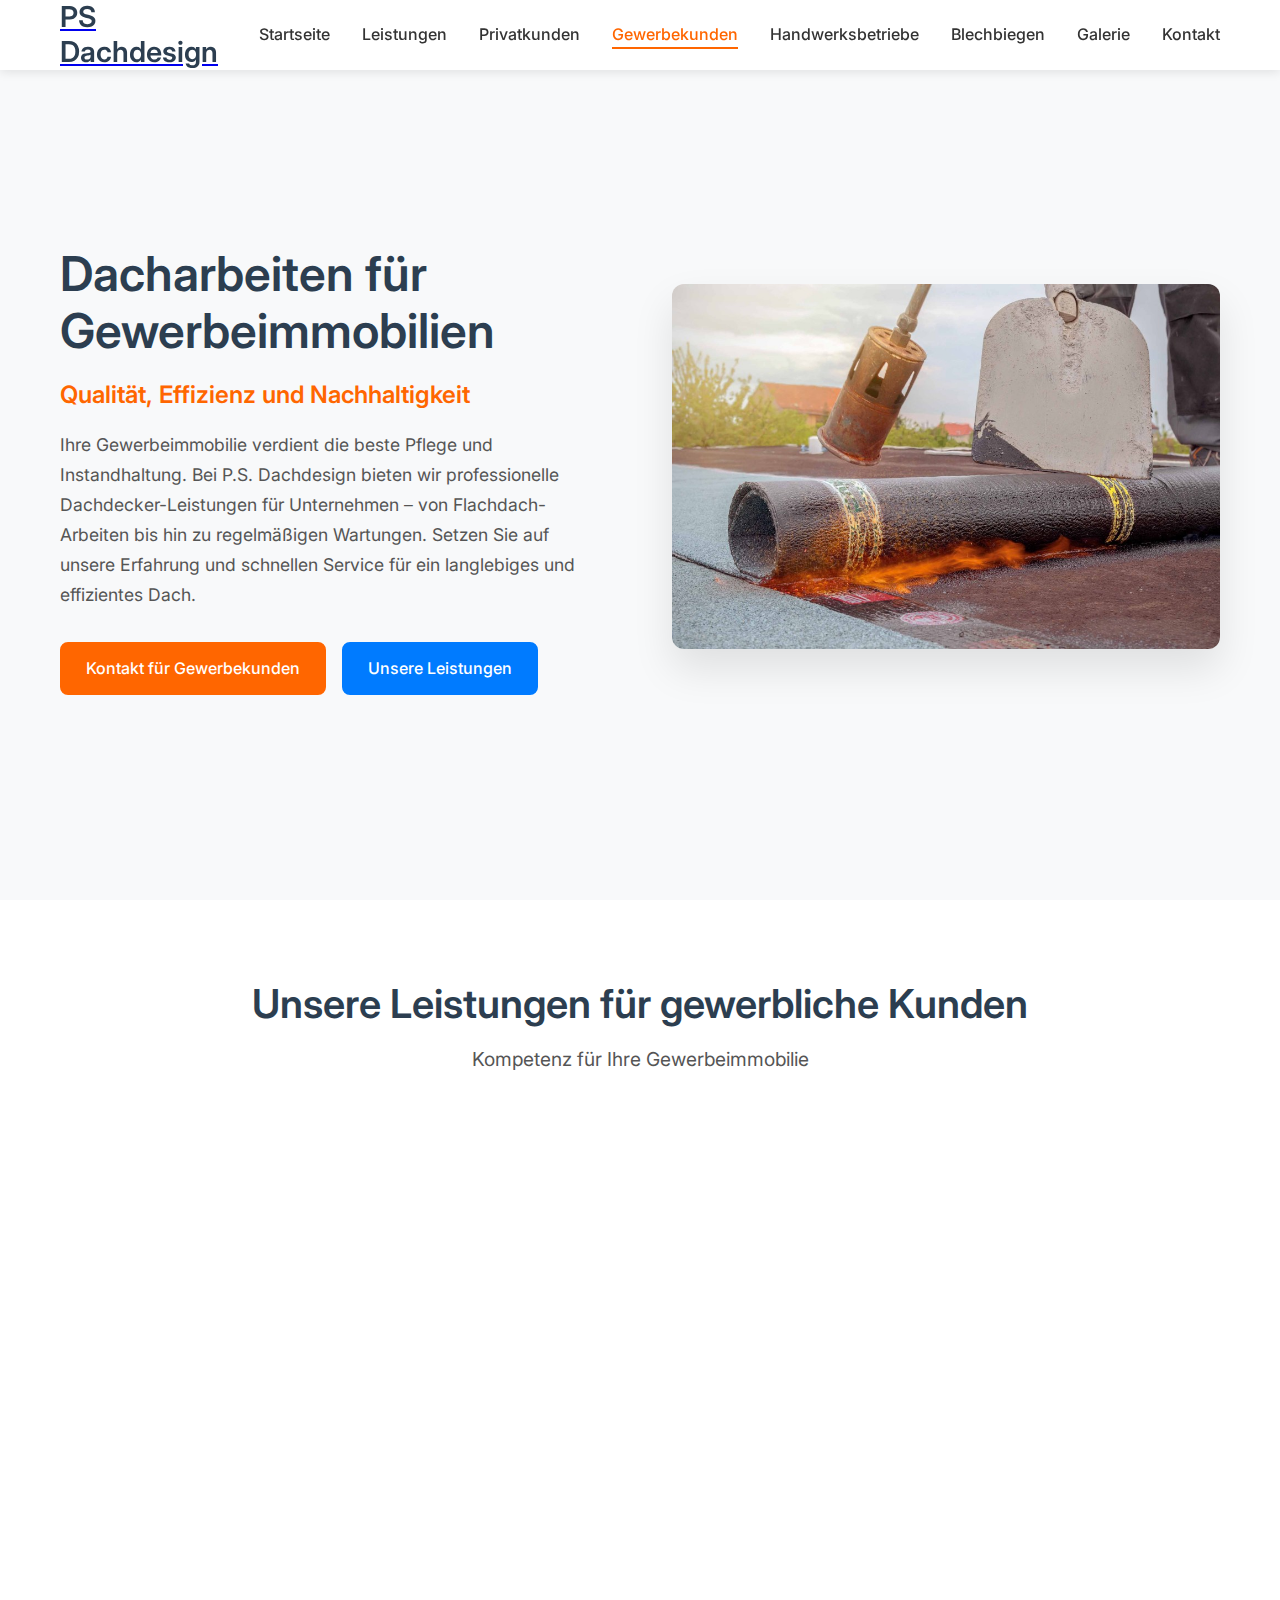
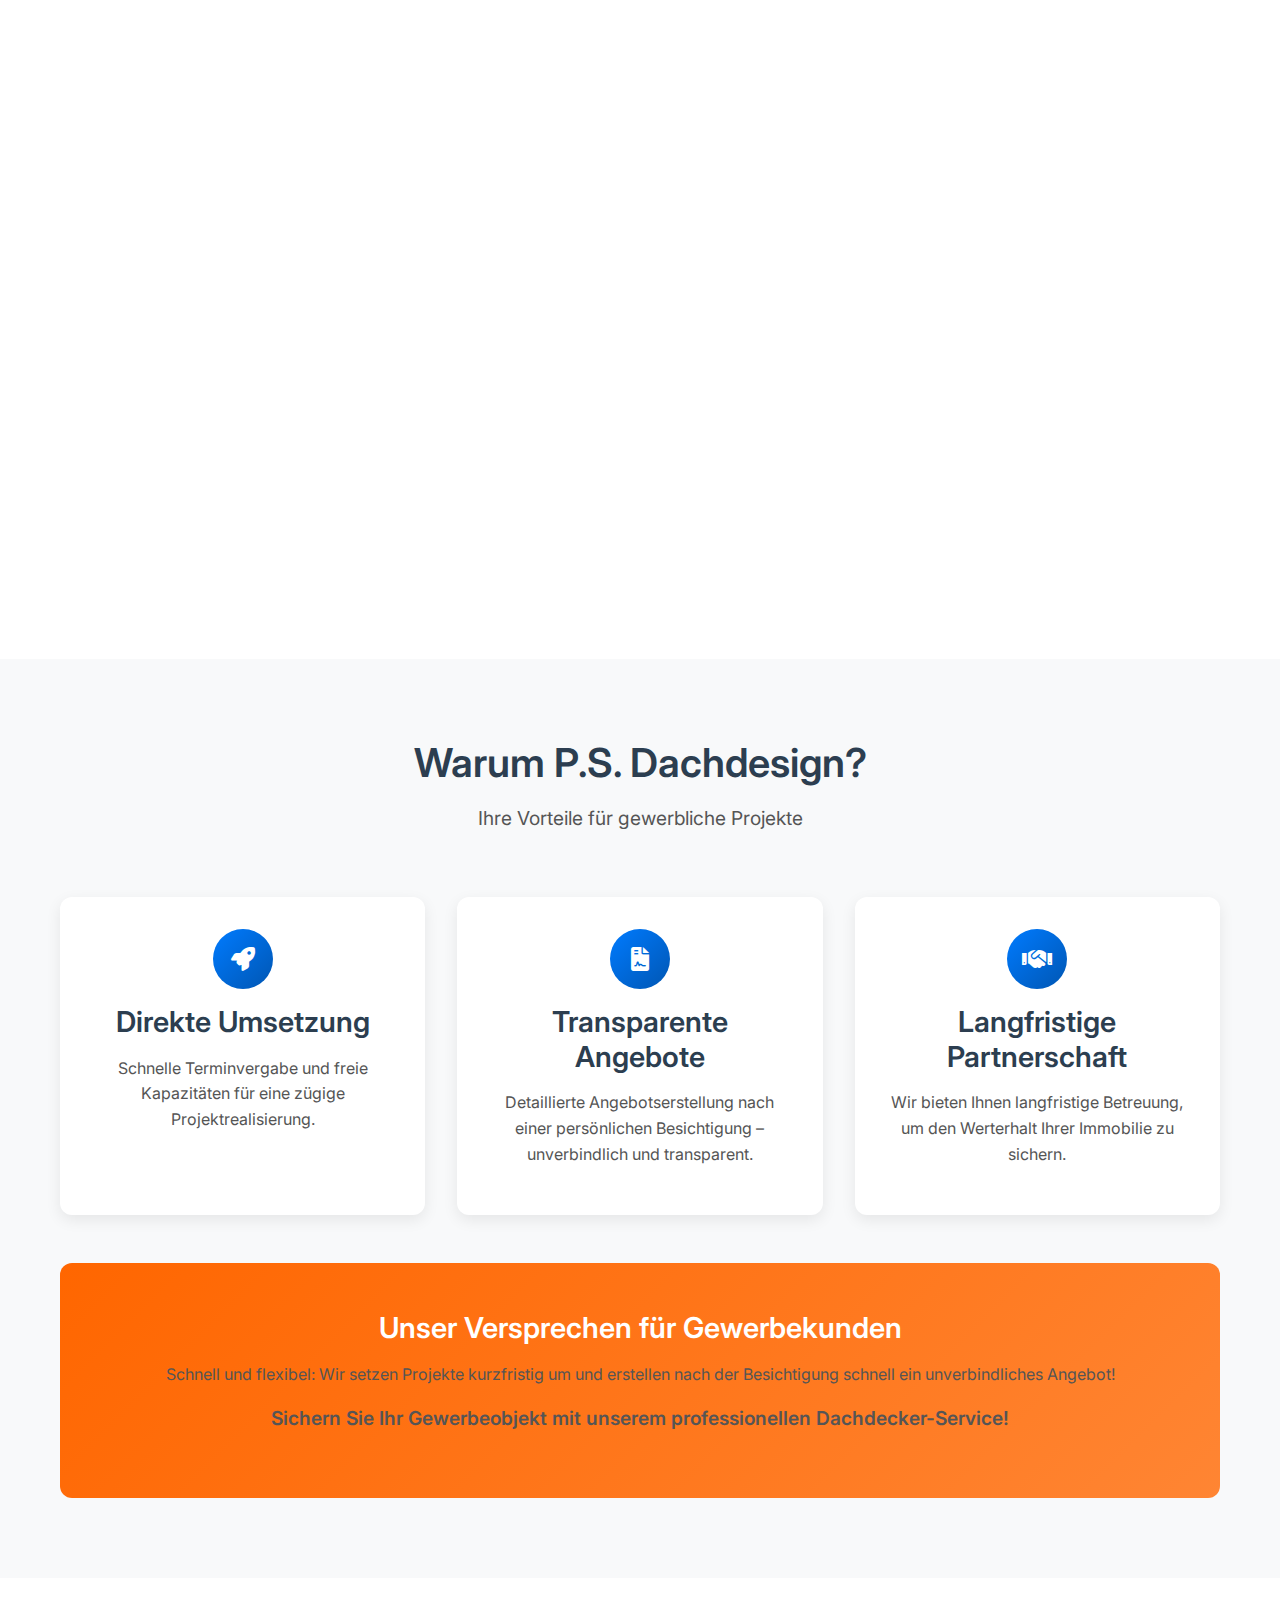
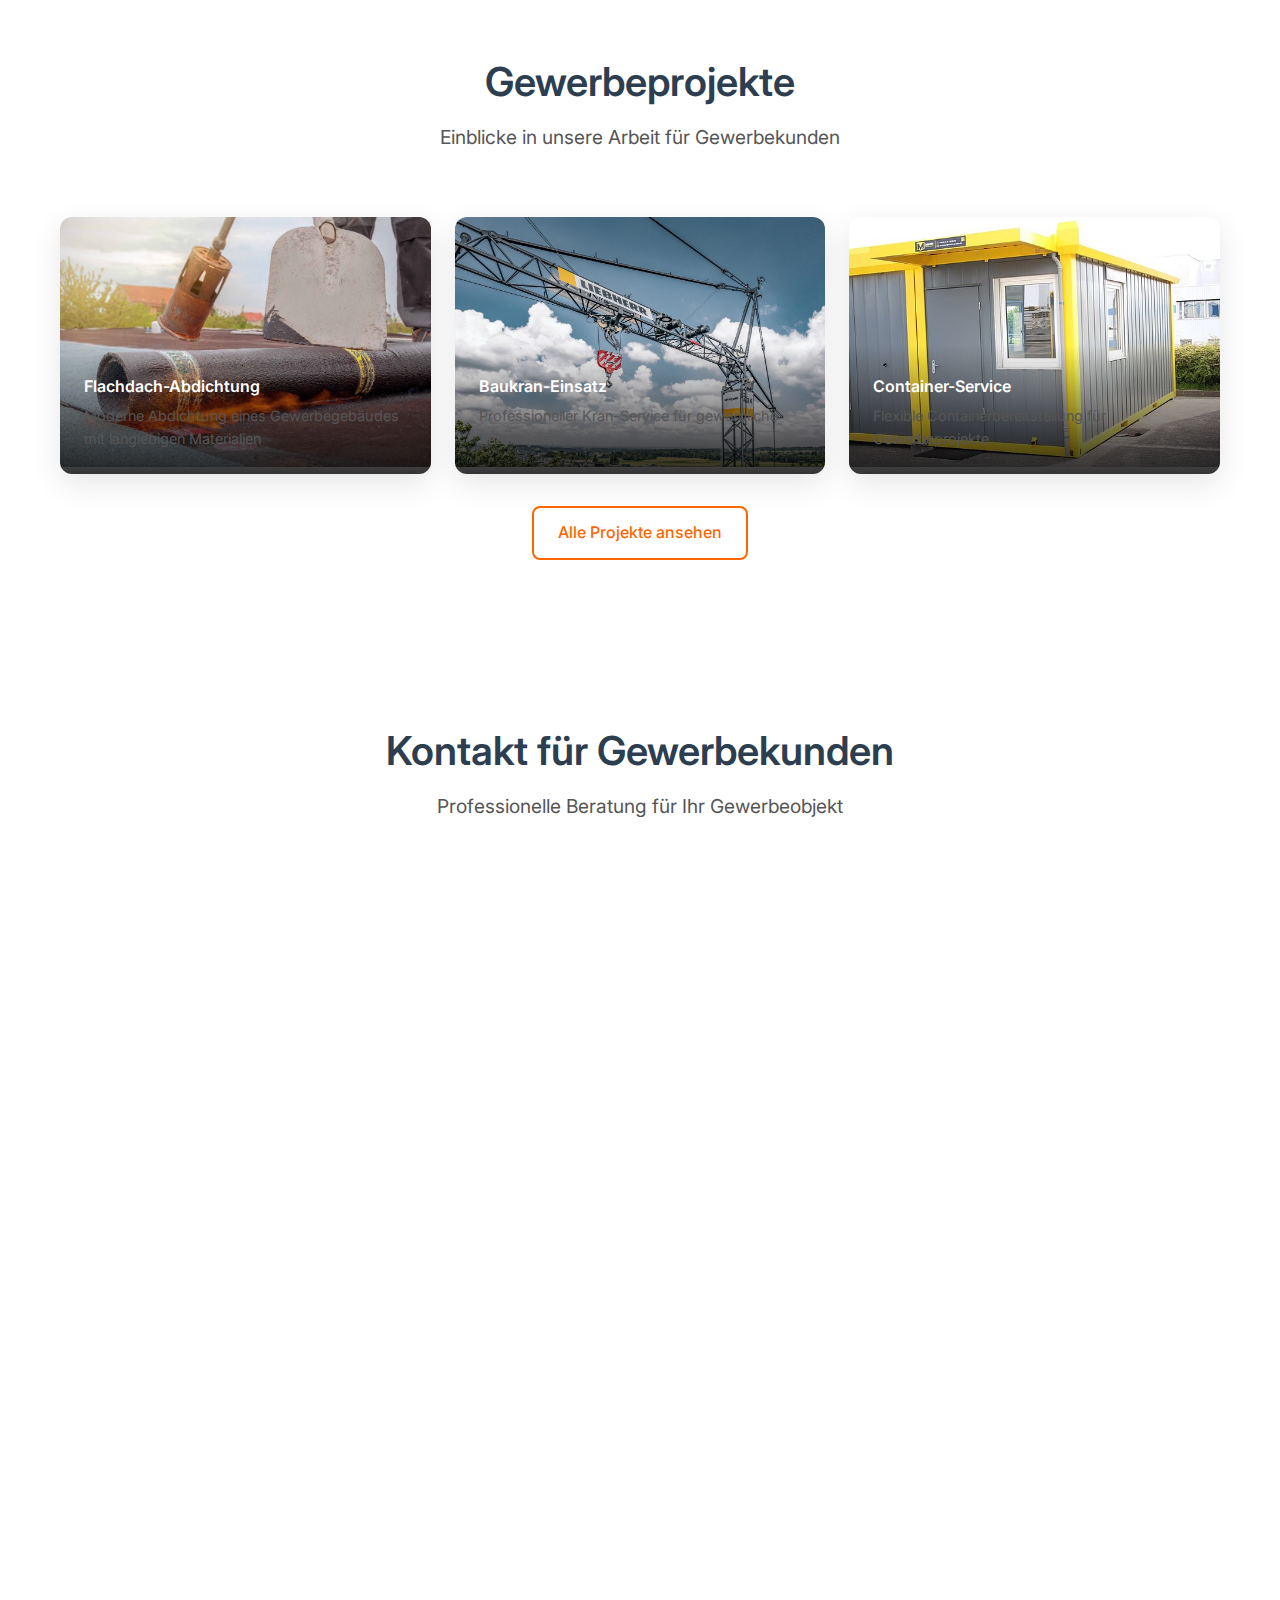
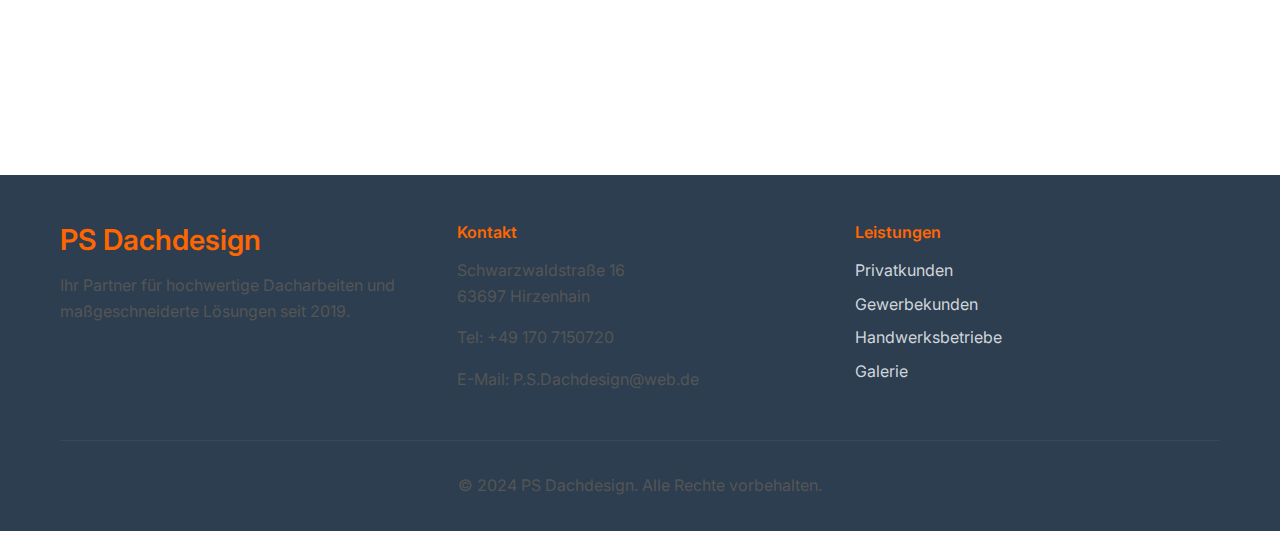
<file: gewerbekunden.html>
<!DOCTYPE html>
<html lang="de">
<head>
    <meta charset="UTF-8">
    <meta name="viewport" content="width=device-width, initial-scale=1.0">
    <title>Dacharbeiten für Gewerbeimmobilien - PS Dachdesign</title>
    <link rel="stylesheet" href="assets/css/style.css">
    <link href="https://fonts.googleapis.com/css2?family=Inter:wght@300;400;500;600;700&display=swap" rel="stylesheet">
    <link rel="stylesheet" href="https://cdnjs.cloudflare.com/ajax/libs/font-awesome/6.0.0/css/all.min.css">
</head>
<body>
    <!-- Navigation -->
    <nav class="navbar">
        <div class="nav-container">
            <div class="nav-logo">
                <a href="index.html"><h2>PS Dachdesign</h2></a>
            </div>
            <ul class="nav-menu">
                <li class="nav-item">
                    <a href="index.html" class="nav-link">Startseite</a>
                </li>
                <li class="nav-item">
                    <a href="index.html#leistungen" class="nav-link">Leistungen</a>
                </li>
                <li class="nav-item">
                    <a href="privatkunden.html" class="nav-link">Privatkunden</a>
                </li>
                <li class="nav-item">
                    <a href="gewerbekunden.html" class="nav-link active">Gewerbekunden</a>
                </li>
                <li class="nav-item">
                    <a href="handwerksbetriebe.html" class="nav-link">Handwerksbetriebe</a>
                </li>
                <li class="nav-item">
                    <a href="blechbiegen.html" class="nav-link">Blechbiegen</a>
                </li>
                <li class="nav-item">
                    <a href="galerie.html" class="nav-link">Galerie</a>
                </li>
                <li class="nav-item">
                    <a href="index.html#kontakt" class="nav-link">Kontakt</a>
                </li>
            </ul>
            <div class="hamburger">
                <span class="bar"></span>
                <span class="bar"></span>
                <span class="bar"></span>
            </div>
        </div>
    </nav>

    <!-- Hero Section -->
    <section class="hero">
        <div class="hero-container">
            <div class="hero-content">
                <h1>Dacharbeiten für Gewerbeimmobilien</h1>
                <p class="hero-subtitle">Qualität, Effizienz und Nachhaltigkeit</p>
                <p class="hero-description">Ihre Gewerbeimmobilie verdient die beste Pflege und Instandhaltung. Bei P.S. Dachdesign bieten wir professionelle Dachdecker-Leistungen für Unternehmen – von Flachdach-Arbeiten bis hin zu regelmäßigen Wartungen. Setzen Sie auf unsere Erfahrung und schnellen Service für ein langlebiges und effizientes Dach.</p>
                <div class="hero-buttons">
                    <a href="#kontakt" class="btn btn-primary">Kontakt für Gewerbekunden</a>
                    <a href="#leistungen" class="btn btn-secondary">Unsere Leistungen</a>
                </div>
            </div>
            <div class="hero-image">
                <img src="assets/images/flachdach-abdichtung.jpg" alt="Flachdach-Arbeiten für Gewerbeimmobilien">
            </div>
        </div>
    </section>

    <!-- Services Section -->
    <section id="leistungen" class="services">
        <div class="container">
            <div class="section-header">
                <h2>Unsere Leistungen für gewerbliche Kunden</h2>
                <p>Kompetenz für Ihre Gewerbeimmobilie</p>
            </div>
            
            <div class="services-grid">
                <div class="service-card">
                    <div class="service-icon">
                        <i class="fas fa-building"></i>
                    </div>
                    <h3>Flachdach-Arbeiten</h3>
                    <p>Moderne Abdichtung, Reparatur und Wartung von Flachdächern. Unsere Lösungen sind langlebig, effizient und perfekt auf die Bedürfnisse von Gewerbeobjekten abgestimmt.</p>
                    <ul class="service-features">
                        <li><i class="fas fa-check"></i> Moderne Abdichtungstechniken</li>
                        <li><i class="fas fa-check"></i> Langlebige Lösungen</li>
                        <li><i class="fas fa-check"></i> Reparatur und Wartung</li>
                        <li><i class="fas fa-check"></i> Optimaler Schutz</li>
                    </ul>
                </div>

                <div class="service-card">
                    <div class="service-icon">
                        <i class="fas fa-hammer"></i>
                    </div>
                    <h3>Dachsanierung</h3>
                    <p>Komplettsanierungen inklusive energieeffizienter Dämmung und moderner Abdichtungsmaterialien – für einen verbesserten Schutz Ihrer Immobilie.</p>
                    <ul class="service-features">
                        <li><i class="fas fa-check"></i> Komplettsanierung</li>
                        <li><i class="fas fa-check"></i> Energieeffiziente Dämmung</li>
                        <li><i class="fas fa-check"></i> Moderne Materialien</li>
                        <li><i class="fas fa-check"></i> Verbesserter Schutz</li>
                    </ul>
                </div>

                <div class="service-card">
                    <div class="service-icon">
                        <i class="fas fa-clipboard-check"></i>
                    </div>
                    <h3>Dachwartung</h3>
                    <p>Regelmäßige Wartungen und Inspektionen sichern den Werterhalt Ihrer Immobilien. Durch vorbeugende Maßnahmen vermeiden wir teure Schäden und Ausfälle.</p>
                    <ul class="service-features">
                        <li><i class="fas fa-check"></i> Regelmäßige Inspektionen</li>
                        <li><i class="fas fa-check"></i> Vorbeugende Maßnahmen</li>
                        <li><i class="fas fa-check"></i> Werterhalt sichern</li>
                        <li><i class="fas fa-check"></i> Kostenersparnis</li>
                    </ul>
                </div>

                <div class="service-card">
                    <div class="service-icon">
                        <i class="fas fa-industry"></i>
                    </div>
                    <h3>Spenglerarbeiten</h3>
                    <p>Maßgeschneiderte Metallarbeiten für Dach und Fassade – von passgenauen Dachrinnen bis hin zur Verkleidung Ihres Firmengebäudes.</p>
                    <ul class="service-features">
                        <li><i class="fas fa-check"></i> Maßgeschneiderte Lösungen</li>
                        <li><i class="fas fa-check"></i> Dach- und Fassadenarbeiten</li>
                        <li><i class="fas fa-check"></i> Passgenaue Dachrinnen</li>
                        <li><i class="fas fa-check"></i> Individuelle Verkleidung</li>
                    </ul>
                </div>

                <div class="service-card">
                    <div class="service-icon">
                        <i class="fas fa-window-maximize"></i>
                    </div>
                    <h3>Dachfenster</h3>
                    <p>Steigern Sie die Licht- und Luftqualität Ihrer Räume durch den Einbau hochwertiger Dachfenster. Wir sorgen für eine fachgerechte Ausführung.</p>
                    <ul class="service-features">
                        <li><i class="fas fa-check"></i> Verbesserte Lichtqualität</li>
                        <li><i class="fas fa-check"></i> Optimale Belüftung</li>
                        <li><i class="fas fa-check"></i> Fachgerechter Einbau</li>
                        <li><i class="fas fa-check"></i> Hochwertige Fenster</li>
                    </ul>
                </div>

                <div class="service-card">
                    <div class="service-icon">
                        <i class="fas fa-truck"></i>
                    </div>
                    <h3>Logistik-Services</h3>
                    <p>Baukran-Verleih und Containerbereitstellung für Ihre gewerblichen Projekte – flexibel und zuverlässig.</p>
                    <ul class="service-features">
                        <li><i class="fas fa-check"></i> Baukran-Verleih</li>
                        <li><i class="fas fa-check"></i> Containerbereitstellung</li>
                        <li><i class="fas fa-check"></i> Flexibler Service</li>
                        <li><i class="fas fa-check"></i> Zuverlässige Abwicklung</li>
                    </ul>
                </div>
            </div>
        </div>
    </section>

    <!-- Why Choose Us Section -->
    <section class="why-choose-us">
        <div class="container">
            <div class="section-header">
                <h2>Warum P.S. Dachdesign?</h2>
                <p>Ihre Vorteile für gewerbliche Projekte</p>
            </div>
            
            <div class="benefits-grid">
                <div class="benefit-card">
                    <div class="benefit-icon">
                        <i class="fas fa-rocket"></i>
                    </div>
                    <h3>Direkte Umsetzung</h3>
                    <p>Schnelle Terminvergabe und freie Kapazitäten für eine zügige Projektrealisierung.</p>
                </div>

                <div class="benefit-card">
                    <div class="benefit-icon">
                        <i class="fas fa-file-contract"></i>
                    </div>
                    <h3>Transparente Angebote</h3>
                    <p>Detaillierte Angebotserstellung nach einer persönlichen Besichtigung – unverbindlich und transparent.</p>
                </div>

                <div class="benefit-card">
                    <div class="benefit-icon">
                        <i class="fas fa-handshake"></i>
                    </div>
                    <h3>Langfristige Partnerschaft</h3>
                    <p>Wir bieten Ihnen langfristige Betreuung, um den Werterhalt Ihrer Immobilie zu sichern.</p>
                </div>
            </div>

            <div class="promise-section">
                <h3>Unser Versprechen für Gewerbekunden</h3>
                <p>Schnell und flexibel: Wir setzen Projekte kurzfristig um und erstellen nach der Besichtigung schnell ein unverbindliches Angebot!</p>
                <p class="highlight">Sichern Sie Ihr Gewerbeobjekt mit unserem professionellen Dachdecker-Service!</p>
            </div>
        </div>
    </section>

    <!-- Gallery Preview Section -->
    <section class="gallery-preview">
        <div class="container">
            <div class="section-header">
                <h2>Gewerbeprojekte</h2>
                <p>Einblicke in unsere Arbeit für Gewerbekunden</p>
            </div>
            
            <div class="gallery-grid">
                <div class="gallery-item">
                    <img src="assets/images/flachdach-abdichtung.jpg" alt="Flachdach-Abdichtung Gewerbeobjekt">
                    <div class="gallery-overlay">
                        <h4>Flachdach-Abdichtung</h4>
                        <p>Moderne Abdichtung eines Gewerbegebäudes mit langlebigen Materialien</p>
                    </div>
                </div>
                
                <div class="gallery-item">
                    <img src="assets/images/liebherr-kran.jpg" alt="Baukran-Einsatz Gewerbe">
                    <div class="gallery-overlay">
                        <h4>Baukran-Einsatz</h4>
                        <p>Professioneller Kran-Service für gewerbliche Bauprojekte</p>
                    </div>
                </div>
                
                <div class="gallery-item">
                    <img src="assets/images/baustellen-container.jpg" alt="Container-Service Gewerbe">
                    <div class="gallery-overlay">
                        <h4>Container-Service</h4>
                        <p>Flexible Containerbereitstellung für Gewerbeprojekte</p>
                    </div>
                </div>
            </div>
            
            <div style="text-align: center; margin-top: 2rem;">
                <a href="galerie.html" class="btn btn-outline">Alle Projekte ansehen</a>
            </div>
        </div>
    </section>

    <!-- Contact Section -->
    <section id="kontakt" class="contact">
        <div class="container">
            <div class="section-header">
                <h2>Kontakt für Gewerbekunden</h2>
                <p>Professionelle Beratung für Ihr Gewerbeobjekt</p>
            </div>
            
            <div class="contact-content">
                <div class="contact-info">
                    <h3>Unsere Kontaktdaten</h3>
                    <div class="contact-item">
                        <i class="fas fa-map-marker-alt"></i>
                        <div>
                            <strong>Adresse:</strong><br>
                            P.S. Dachdesign<br>
                            Schwarzwaldstraße 16<br>
                            63697 Hirzenhain
                        </div>
                    </div>
                    <div class="contact-item">
                        <i class="fas fa-phone"></i>
                        <div>
                            <strong>Telefon:</strong><br>
                            <a href="tel:+4917071507200">+49 170 7150720</a><br>
                            <small>(Schnelle Projektrealisierung garantiert!)</small>
                        </div>
                    </div>
                    <div class="contact-item">
                        <i class="fas fa-envelope"></i>
                        <div>
                            <strong>E-Mail:</strong><br>
                            <a href="mailto:P.S.Dachdesign@web.de">P.S.Dachdesign@web.de</a>
                        </div>
                    </div>
                    
                    <div class="contact-note">
                        <p><strong>Für Gewerbekunden:</strong> Wir bieten spezielle Konditionen für größere Projekte und langfristige Wartungsverträge. Sprechen Sie uns an!</p>
                    </div>
                </div>
                
                <div class="contact-form">
                    <h3>Anfrage für Gewerbekunden</h3>
                    <form id="contactForm">
                        <div class="form-group">
                            <label for="company">Unternehmen *</label>
                            <input type="text" id="company" name="company" required>
                        </div>
                        <div class="form-group">
                            <label for="name">Ansprechpartner *</label>
                            <input type="text" id="name" name="name" required>
                        </div>
                        <div class="form-group">
                            <label for="email">E-Mail *</label>
                            <input type="email" id="email" name="email" required>
                        </div>
                        <div class="form-group">
                            <label for="phone">Telefon</label>
                            <input type="tel" id="phone" name="phone">
                        </div>
                        <div class="form-group">
                            <label for="service">Gewünschte Leistung</label>
                            <select id="service" name="service">
                                <option value="">Bitte wählen...</option>
                                <option value="flachdach">Flachdach-Arbeiten</option>
                                <option value="sanierung">Dachsanierung</option>
                                <option value="wartung">Dachwartung</option>
                                <option value="spengler">Spenglerarbeiten</option>
                                <option value="dachfenster">Dachfenster</option>
                                <option value="kran">Baukran-Verleih</option>
                                <option value="container">Containerbereitstellung</option>
                                <option value="wartungsvertrag">Wartungsvertrag</option>
                                <option value="sonstiges">Sonstiges</option>
                            </select>
                        </div>
                        <div class="form-group">
                            <label for="message">Projektbeschreibung *</label>
                            <textarea id="message" name="message" rows="5" required placeholder="Beschreiben Sie Ihr Projekt oder Anliegen..."></textarea>
                        </div>
                        <button type="submit" class="btn btn-primary">Anfrage senden</button>
                    </form>
                </div>
            </div>
        </div>
    </section>

    <!-- Footer -->
    <footer class="footer">
        <div class="container">
            <div class="footer-content">
                <div class="footer-section">
                    <h3>PS Dachdesign</h3>
                    <p>Ihr Partner für hochwertige Dacharbeiten und maßgeschneiderte Lösungen seit 2019.</p>
                </div>
                <div class="footer-section">
                    <h4>Kontakt</h4>
                    <p>Schwarzwaldstraße 16<br>63697 Hirzenhain</p>
                    <p>Tel: +49 170 7150720</p>
                    <p>E-Mail: P.S.Dachdesign@web.de</p>
                </div>
                <div class="footer-section">
                    <h4>Leistungen</h4>
                    <ul>
                        <li><a href="privatkunden.html">Privatkunden</a></li>
                        <li><a href="gewerbekunden.html">Gewerbekunden</a></li>
                        <li><a href="handwerksbetriebe.html">Handwerksbetriebe</a></li>
                        <li><a href="galerie.html">Galerie</a></li>
                    </ul>
                </div>
            </div>
            <div class="footer-bottom">
                <p>&copy; 2024 PS Dachdesign. Alle Rechte vorbehalten.</p>
            </div>
        </div>
    </footer>

    <!-- Back to Top Button -->
    <button id="backToTop" class="back-to-top">
        <i class="fas fa-arrow-up"></i>
    </button>

    <script src="assets/js/script.js"></script>
</body>
</html>
</file>
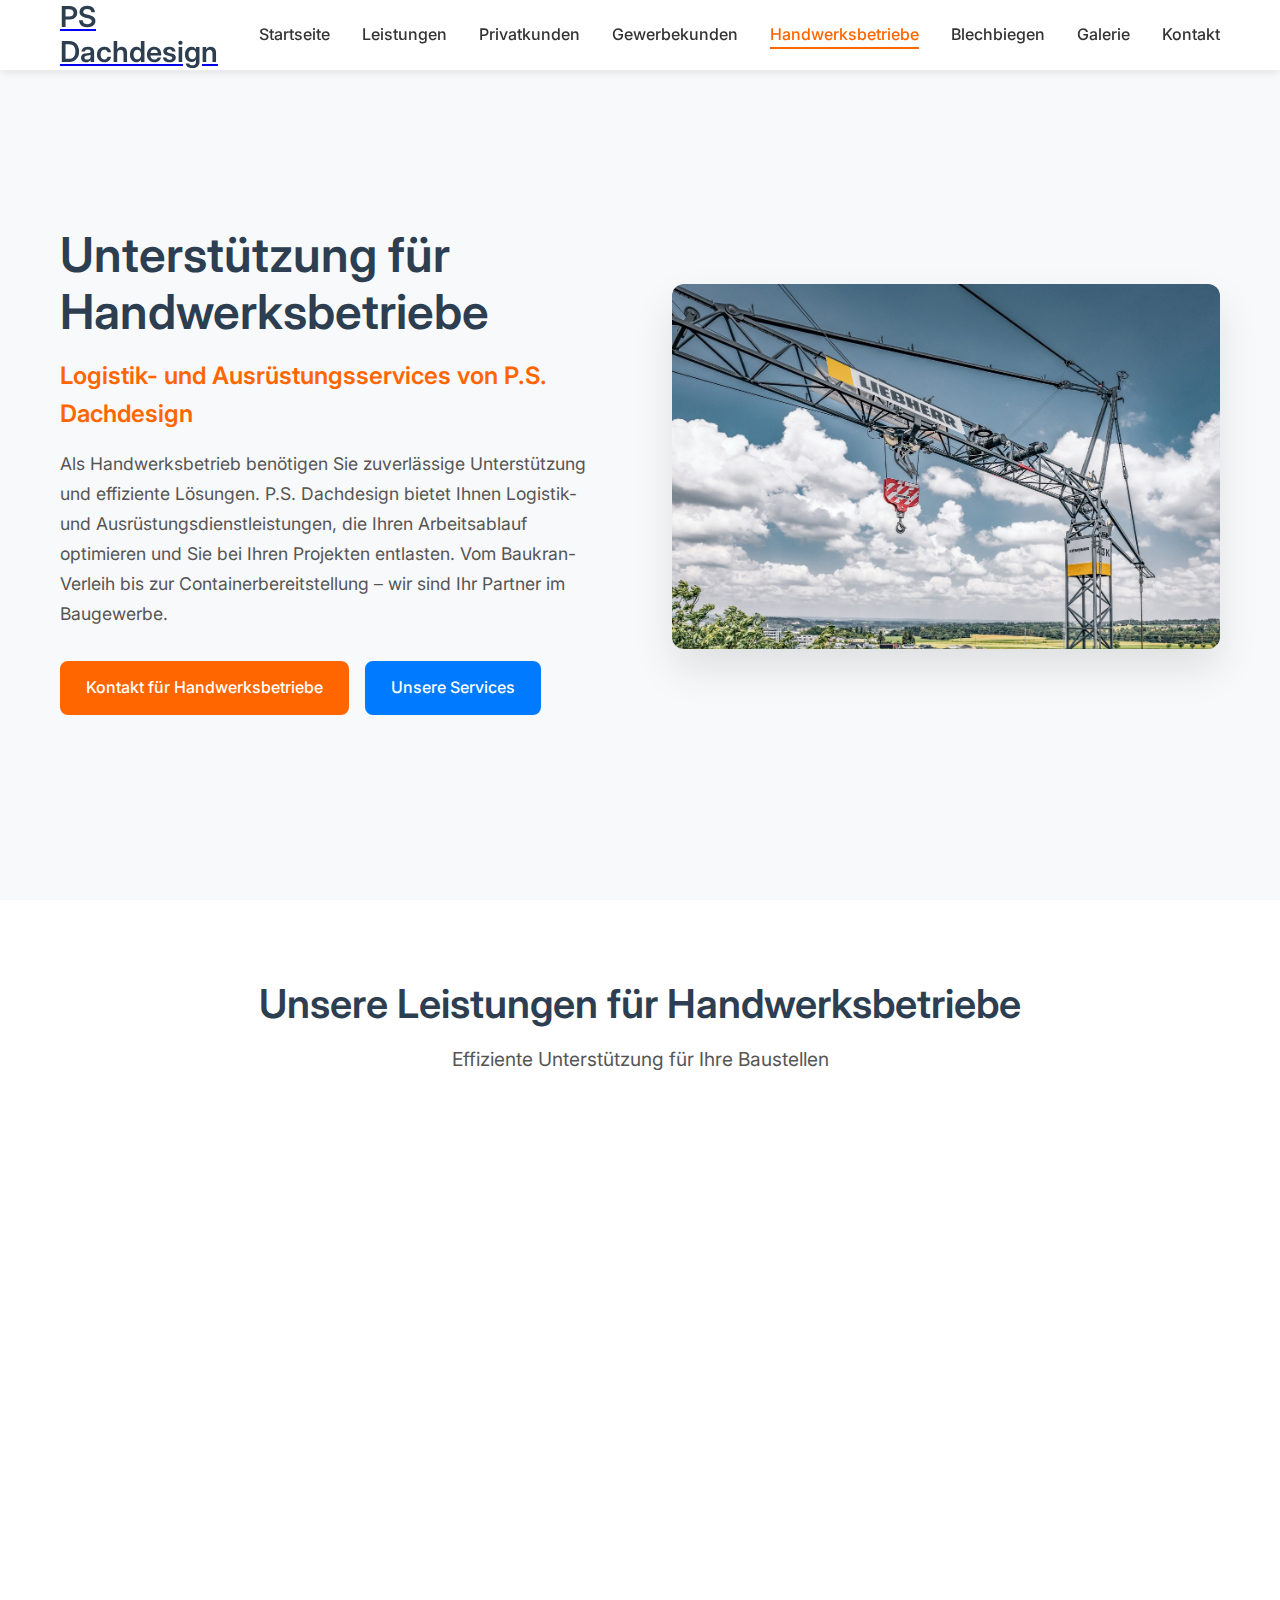
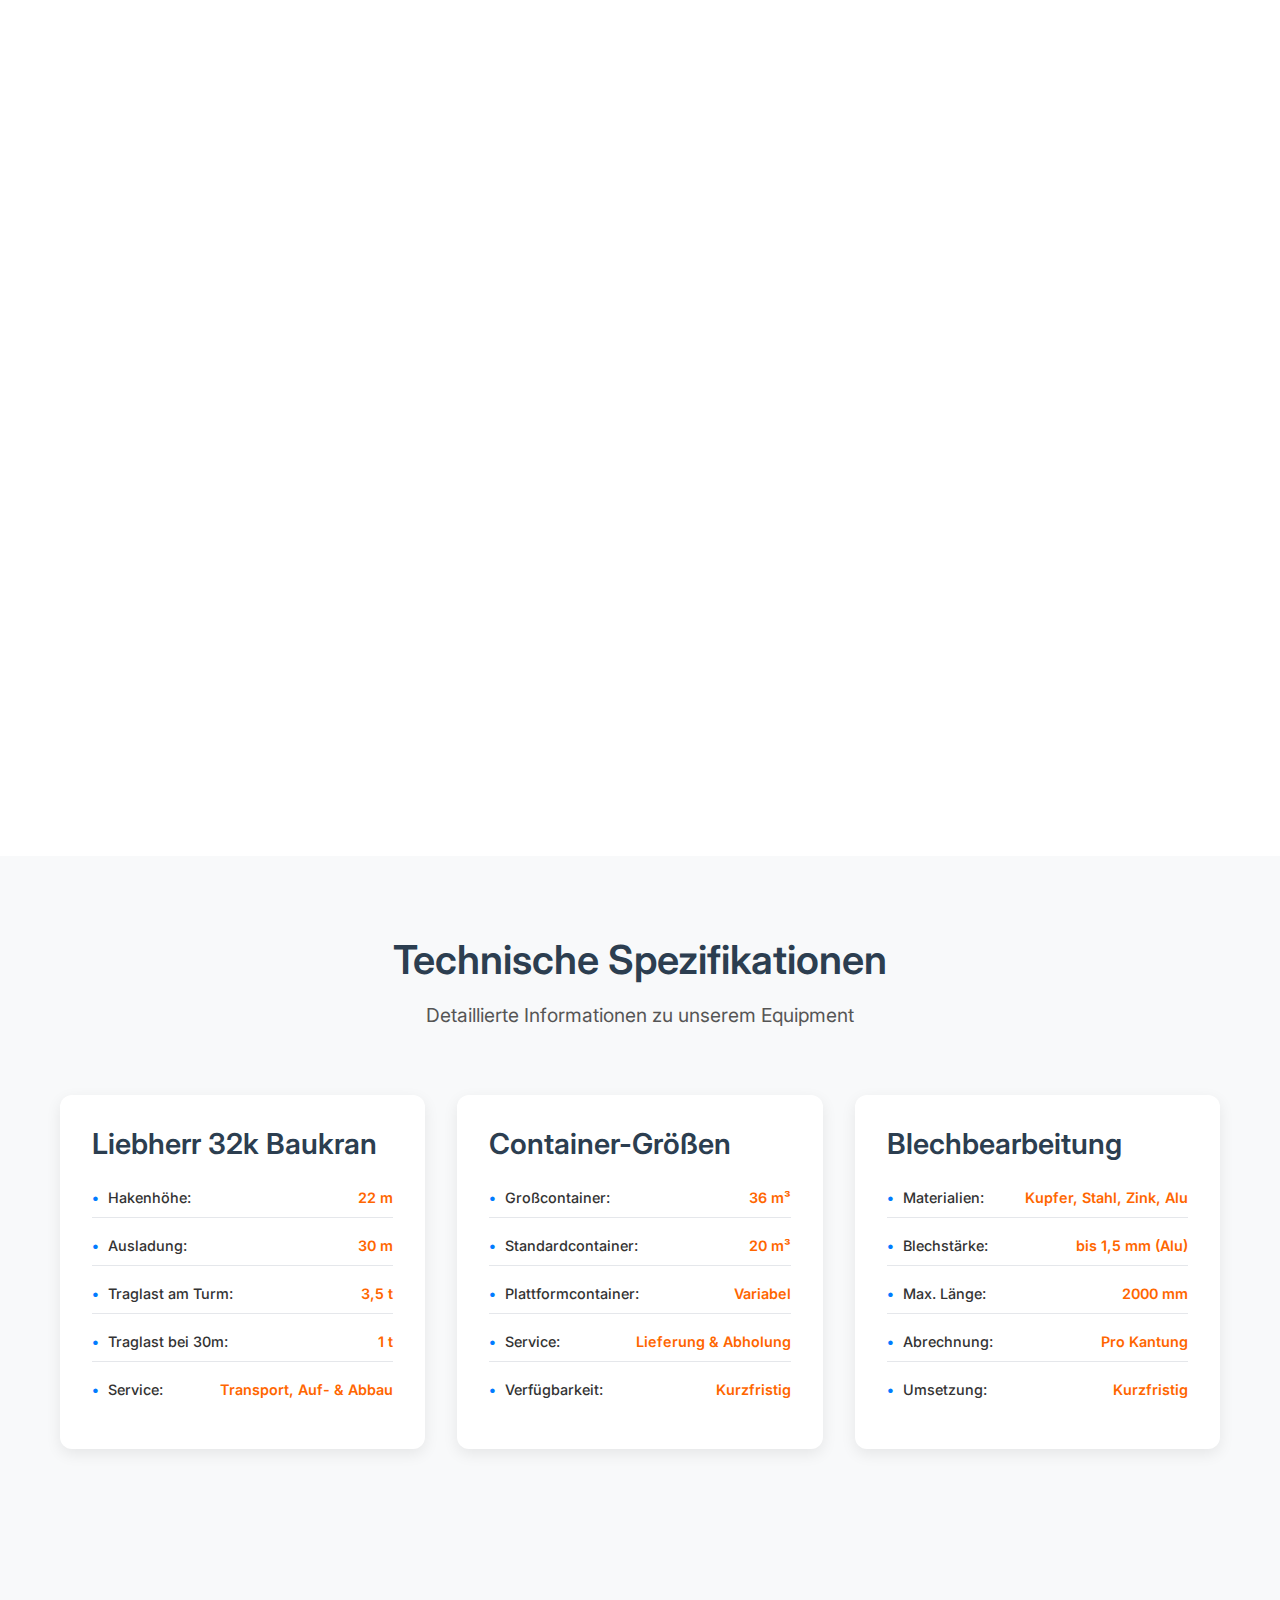
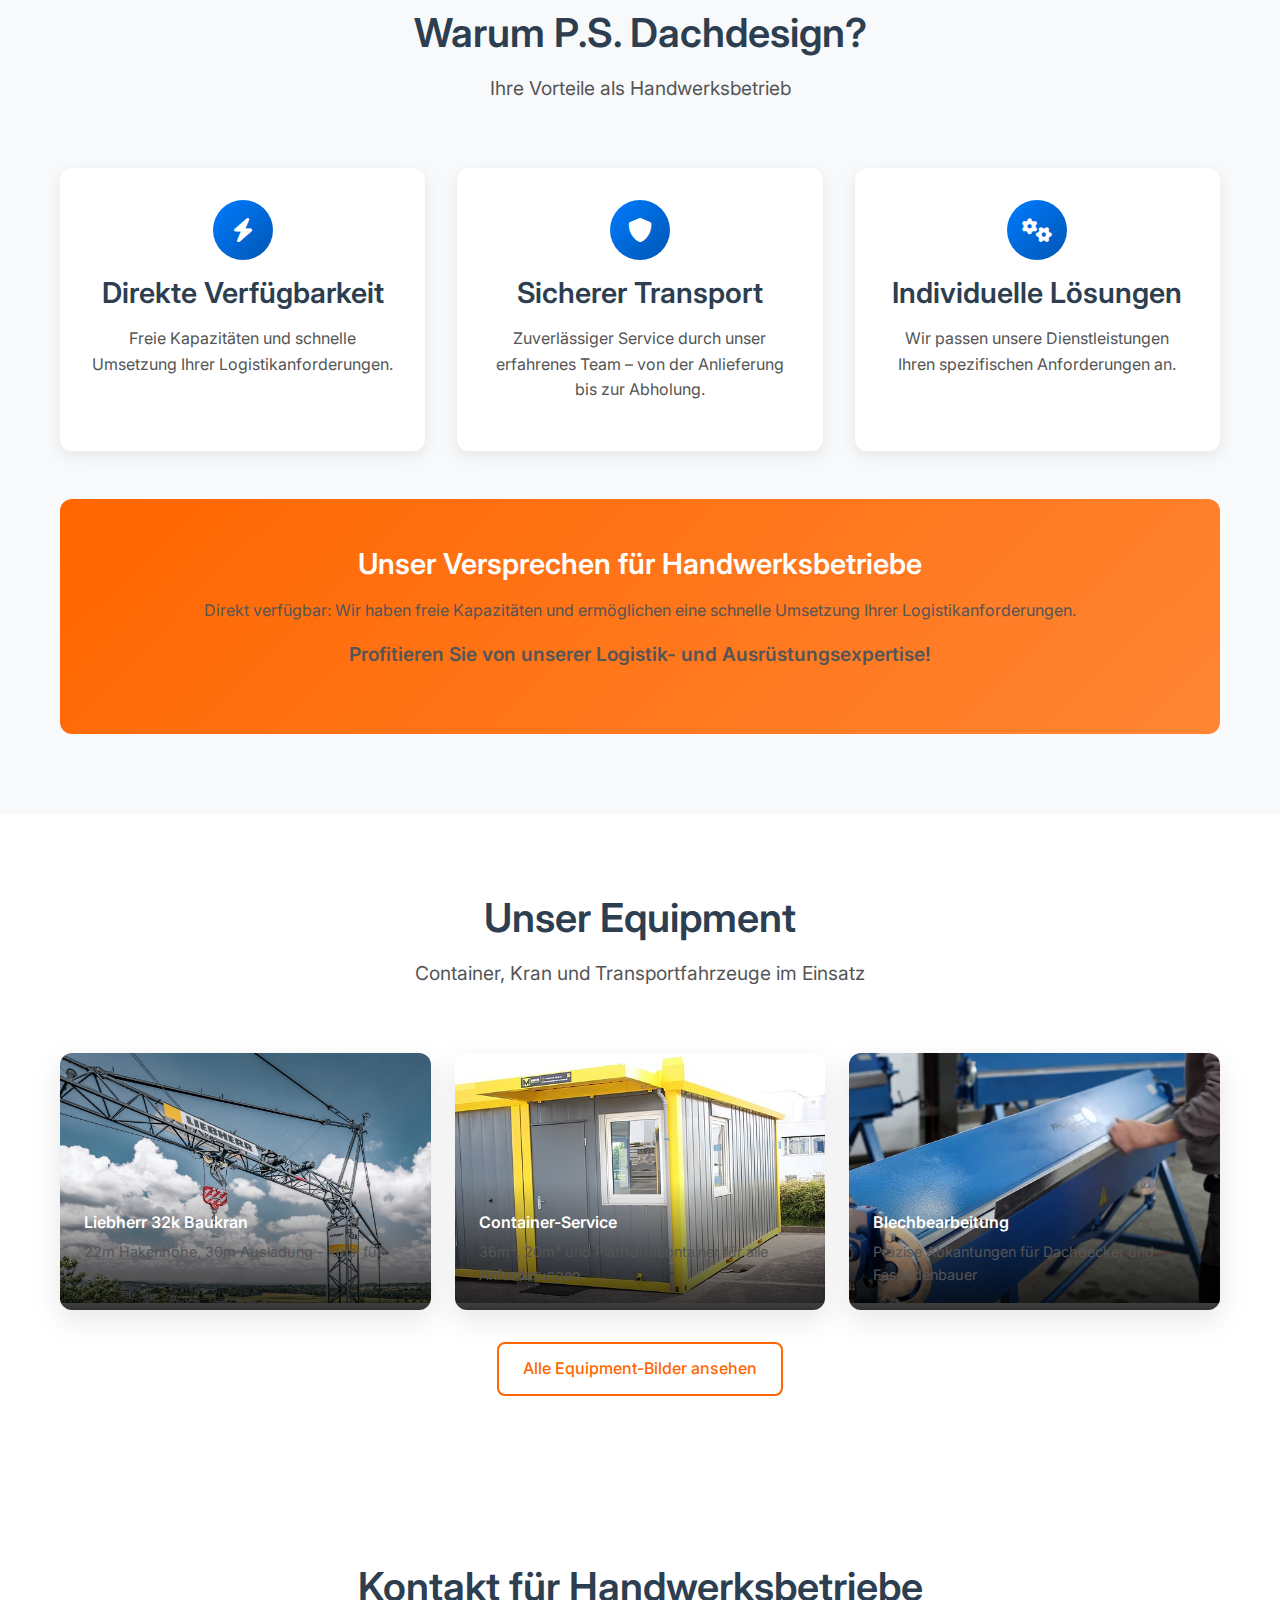
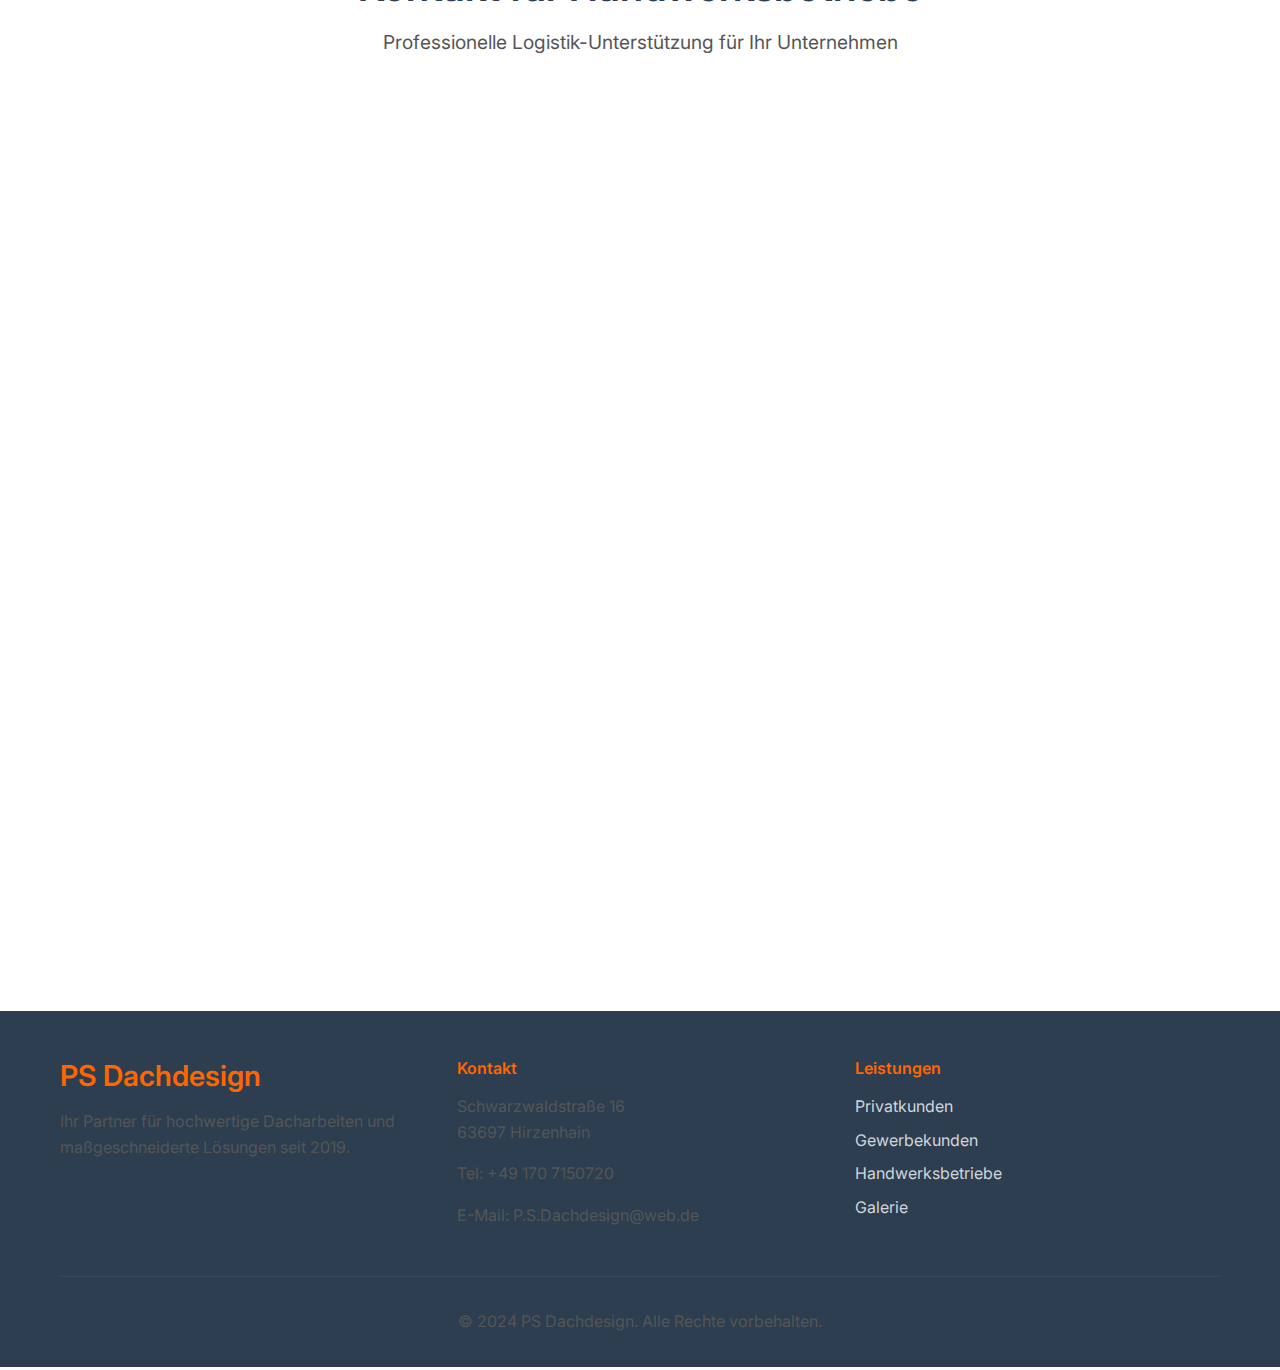
<file: handwerksbetriebe.html>
<!DOCTYPE html>
<html lang="de">
<head>
    <meta charset="UTF-8">
    <meta name="viewport" content="width=device-width, initial-scale=1.0">
    <title>Unterstützung für Handwerksbetriebe - PS Dachdesign</title>
    <link rel="stylesheet" href="assets/css/style.css">
    <link href="https://fonts.googleapis.com/css2?family=Inter:wght@300;400;500;600;700&display=swap" rel="stylesheet">
    <link rel="stylesheet" href="https://cdnjs.cloudflare.com/ajax/libs/font-awesome/6.0.0/css/all.min.css">
</head>
<body>
    <!-- Navigation -->
    <nav class="navbar">
        <div class="nav-container">
            <div class="nav-logo">
                <a href="index.html"><h2>PS Dachdesign</h2></a>
            </div>
            <ul class="nav-menu">
                <li class="nav-item">
                    <a href="index.html" class="nav-link">Startseite</a>
                </li>
                <li class="nav-item">
                    <a href="index.html#leistungen" class="nav-link">Leistungen</a>
                </li>
                <li class="nav-item">
                    <a href="privatkunden.html" class="nav-link">Privatkunden</a>
                </li>
                <li class="nav-item">
                    <a href="gewerbekunden.html" class="nav-link">Gewerbekunden</a>
                </li>
                <li class="nav-item">
                    <a href="handwerksbetriebe.html" class="nav-link active">Handwerksbetriebe</a>
                </li>
                <li class="nav-item">
                    <a href="blechbiegen.html" class="nav-link">Blechbiegen</a>
                </li>
                <li class="nav-item">
                    <a href="galerie.html" class="nav-link">Galerie</a>
                </li>
                <li class="nav-item">
                    <a href="index.html#kontakt" class="nav-link">Kontakt</a>
                </li>
            </ul>
            <div class="hamburger">
                <span class="bar"></span>
                <span class="bar"></span>
                <span class="bar"></span>
            </div>
        </div>
    </nav>

    <!-- Hero Section -->
    <section class="hero">
        <div class="hero-container">
            <div class="hero-content">
                <h1>Unterstützung für Handwerksbetriebe</h1>
                <p class="hero-subtitle">Logistik- und Ausrüstungsservices von P.S. Dachdesign</p>
                <p class="hero-description">Als Handwerksbetrieb benötigen Sie zuverlässige Unterstützung und effiziente Lösungen. P.S. Dachdesign bietet Ihnen Logistik- und Ausrüstungsdienstleistungen, die Ihren Arbeitsablauf optimieren und Sie bei Ihren Projekten entlasten. Vom Baukran-Verleih bis zur Containerbereitstellung – wir sind Ihr Partner im Baugewerbe.</p>
                <div class="hero-buttons">
                    <a href="#kontakt" class="btn btn-primary">Kontakt für Handwerksbetriebe</a>
                    <a href="#leistungen" class="btn btn-secondary">Unsere Services</a>
                </div>
            </div>
            <div class="hero-image">
                <img src="assets/images/liebherr-kran.jpg" alt="Liebherr Baukran für Handwerksbetriebe">
            </div>
        </div>
    </section>

    <!-- Services Section -->
    <section id="leistungen" class="services">
        <div class="container">
            <div class="section-header">
                <h2>Unsere Leistungen für Handwerksbetriebe</h2>
                <p>Effiziente Unterstützung für Ihre Baustellen</p>
            </div>
            
            <div class="services-grid">
                <div class="service-card">
                    <div class="service-icon">
                        <i class="fas fa-crane"></i>
                    </div>
                    <h3>Baukran-Verleih</h3>
                    <p>Mieten Sie unseren Liebherr 32k Baukran mit 22m Hakenhöhe und 30m Ausladung. Unsere Dienstleistungen umfassen Transport, Auf- und Abbau.</p>
                    <ul class="service-features">
                        <li><i class="fas fa-check"></i> Liebherr 32k Modell</li>
                        <li><i class="fas fa-check"></i> 22m Hakenhöhe</li>
                        <li><i class="fas fa-check"></i> 30m Ausladung</li>
                        <li><i class="fas fa-check"></i> Transport inklusive</li>
                    </ul>
                    <div class="service-applications">
                        <strong>Ideal für:</strong>
                        <ul>
                            <li>Dachdecker beim Aufsetzen von Dachstühlen</li>
                            <li>Gerüstbauer für Großbaustellen</li>
                            <li>Hoch- und Tiefbauunternehmen</li>
                        </ul>
                    </div>
                </div>

                <div class="service-card">
                    <div class="service-icon">
                        <i class="fas fa-shipping-fast"></i>
                    </div>
                    <h3>Containerbereitstellung</h3>
                    <p>Wir bieten Container in Größen von 36m³, 20m³ und Plattformcontainern. Perfekt für den Transport und die Lagerung von Baumaterialien, Abfällen oder für Entrümpelungsarbeiten.</p>
                    <ul class="service-features">
                        <li><i class="fas fa-check"></i> 36m³ Container</li>
                        <li><i class="fas fa-check"></i> 20m³ Container</li>
                        <li><i class="fas fa-check"></i> Plattformcontainer</li>
                        <li><i class="fas fa-check"></i> Lieferung & Abholung</li>
                    </ul>
                    <div class="service-applications">
                        <strong>Perfekt für:</strong>
                        <ul>
                            <li>Entrümpelungsunternehmen</li>
                            <li>Metallverarbeiter</li>
                            <li>Bauunternehmen</li>
                        </ul>
                    </div>
                </div>

                <div class="service-card">
                    <div class="service-icon">
                        <i class="fas fa-cut"></i>
                    </div>
                    <h3>Blechbiegen und Abkantungen</h3>
                    <p>Wir bieten präzises Blechbiegen und Abkantungen für verschiedene Anwendungen – perfekt geeignet für Dachdecker, Fassadenbauer und andere Handwerksbetriebe.</p>
                    <ul class="service-features">
                        <li><i class="fas fa-check"></i> Präzise Abkantungen</li>
                        <li><i class="fas fa-check"></i> Verschiedene Materialien</li>
                        <li><i class="fas fa-check"></i> Schnelle Umsetzung</li>
                        <li><i class="fas fa-check"></i> Materialbereitstellung</li>
                    </ul>
                </div>

                <div class="service-card">
                    <div class="service-icon">
                        <i class="fas fa-truck-moving"></i>
                    </div>
                    <h3>Transport & Logistik</h3>
                    <p>Schnelle und zuverlässige Transportlösungen für Materialien, Werkzeuge und Ausrüstung. Lassen Sie uns den Transport übernehmen, damit Sie sich auf Ihre Kernarbeit konzentrieren können.</p>
                    <ul class="service-features">
                        <li><i class="fas fa-check"></i> Metall- und Holztransporte</li>
                        <li><i class="fas fa-check"></i> Voluminöse Logistikgüter</li>
                        <li><i class="fas fa-check"></i> Gerüstausrüstung</li>
                        <li><i class="fas fa-check"></i> Schneller Service</li>
                    </ul>
                </div>
            </div>
        </div>
    </section>

    <!-- Equipment Specifications -->
    <section class="equipment-specs">
        <div class="container">
            <div class="section-header">
                <h2>Technische Spezifikationen</h2>
                <p>Detaillierte Informationen zu unserem Equipment</p>
            </div>
            
            <div class="specs-grid">
                <div class="spec-card">
                    <h3>Liebherr 32k Baukran</h3>
                    <ul class="spec-list">
                        <li>
                            <span class="spec-label">Hakenhöhe:</span>
                            <span class="spec-value">22 m</span>
                        </li>
                        <li>
                            <span class="spec-label">Ausladung:</span>
                            <span class="spec-value">30 m</span>
                        </li>
                        <li>
                            <span class="spec-label">Traglast am Turm:</span>
                            <span class="spec-value">3,5 t</span>
                        </li>
                        <li>
                            <span class="spec-label">Traglast bei 30m:</span>
                            <span class="spec-value">1 t</span>
                        </li>
                        <li>
                            <span class="spec-label">Service:</span>
                            <span class="spec-value">Transport, Auf- & Abbau</span>
                        </li>
                    </ul>
                </div>

                <div class="spec-card">
                    <h3>Container-Größen</h3>
                    <ul class="spec-list">
                        <li>
                            <span class="spec-label">Großcontainer:</span>
                            <span class="spec-value">36 m³</span>
                        </li>
                        <li>
                            <span class="spec-label">Standardcontainer:</span>
                            <span class="spec-value">20 m³</span>
                        </li>
                        <li>
                            <span class="spec-label">Plattformcontainer:</span>
                            <span class="spec-value">Variabel</span>
                        </li>
                        <li>
                            <span class="spec-label">Service:</span>
                            <span class="spec-value">Lieferung & Abholung</span>
                        </li>
                        <li>
                            <span class="spec-label">Verfügbarkeit:</span>
                            <span class="spec-value">Kurzfristig</span>
                        </li>
                    </ul>
                </div>

                <div class="spec-card">
                    <h3>Blechbearbeitung</h3>
                    <ul class="spec-list">
                        <li>
                            <span class="spec-label">Materialien:</span>
                            <span class="spec-value">Kupfer, Stahl, Zink, Alu</span>
                        </li>
                        <li>
                            <span class="spec-label">Blechstärke:</span>
                            <span class="spec-value">bis 1,5 mm (Alu)</span>
                        </li>
                        <li>
                            <span class="spec-label">Max. Länge:</span>
                            <span class="spec-value">2000 mm</span>
                        </li>
                        <li>
                            <span class="spec-label">Abrechnung:</span>
                            <span class="spec-value">Pro Kantung</span>
                        </li>
                        <li>
                            <span class="spec-label">Umsetzung:</span>
                            <span class="spec-value">Kurzfristig</span>
                        </li>
                    </ul>
                </div>
            </div>
        </div>
    </section>

    <!-- Why Choose Us Section -->
    <section class="why-choose-us">
        <div class="container">
            <div class="section-header">
                <h2>Warum P.S. Dachdesign?</h2>
                <p>Ihre Vorteile als Handwerksbetrieb</p>
            </div>
            
            <div class="benefits-grid">
                <div class="benefit-card">
                    <div class="benefit-icon">
                        <i class="fas fa-bolt"></i>
                    </div>
                    <h3>Direkte Verfügbarkeit</h3>
                    <p>Freie Kapazitäten und schnelle Umsetzung Ihrer Logistikanforderungen.</p>
                </div>

                <div class="benefit-card">
                    <div class="benefit-icon">
                        <i class="fas fa-shield-alt"></i>
                    </div>
                    <h3>Sicherer Transport</h3>
                    <p>Zuverlässiger Service durch unser erfahrenes Team – von der Anlieferung bis zur Abholung.</p>
                </div>

                <div class="benefit-card">
                    <div class="benefit-icon">
                        <i class="fas fa-cogs"></i>
                    </div>
                    <h3>Individuelle Lösungen</h3>
                    <p>Wir passen unsere Dienstleistungen Ihren spezifischen Anforderungen an.</p>
                </div>
            </div>

            <div class="promise-section">
                <h3>Unser Versprechen für Handwerksbetriebe</h3>
                <p>Direkt verfügbar: Wir haben freie Kapazitäten und ermöglichen eine schnelle Umsetzung Ihrer Logistikanforderungen.</p>
                <p class="highlight">Profitieren Sie von unserer Logistik- und Ausrüstungsexpertise!</p>
            </div>
        </div>
    </section>

    <!-- Gallery Preview Section -->
    <section class="gallery-preview">
        <div class="container">
            <div class="section-header">
                <h2>Unser Equipment</h2>
                <p>Container, Kran und Transportfahrzeuge im Einsatz</p>
            </div>
            
            <div class="gallery-grid">
                <div class="gallery-item">
                    <img src="assets/images/liebherr-kran.jpg" alt="Liebherr 32k Baukran">
                    <div class="gallery-overlay">
                        <h4>Liebherr 32k Baukran</h4>
                        <p>22m Hakenhöhe, 30m Ausladung - ideal für Dachstuhl-Montage</p>
                    </div>
                </div>
                
                <div class="gallery-item">
                    <img src="assets/images/baustellen-container.jpg" alt="Baustellen-Container">
                    <div class="gallery-overlay">
                        <h4>Container-Service</h4>
                        <p>36m³, 20m³ und Plattformcontainer für alle Anforderungen</p>
                    </div>
                </div>
                
                <div class="gallery-item">
                    <img src="assets/images/blechbiegen-abkantbank.jpg" alt="Blechbiegen Abkantbank">
                    <div class="gallery-overlay">
                        <h4>Blechbearbeitung</h4>
                        <p>Präzise Abkantungen für Dachdecker und Fassadenbauer</p>
                    </div>
                </div>
            </div>
            
            <div style="text-align: center; margin-top: 2rem;">
                <a href="galerie.html" class="btn btn-outline">Alle Equipment-Bilder ansehen</a>
            </div>
        </div>
    </section>

    <!-- Contact Section -->
    <section id="kontakt" class="contact">
        <div class="container">
            <div class="section-header">
                <h2>Kontakt für Handwerksbetriebe</h2>
                <p>Professionelle Logistik-Unterstützung für Ihr Unternehmen</p>
            </div>
            
            <div class="contact-content">
                <div class="contact-info">
                    <h3>Unsere Kontaktdaten</h3>
                    <div class="contact-item">
                        <i class="fas fa-map-marker-alt"></i>
                        <div>
                            <strong>Adresse:</strong><br>
                            P.S. Dachdesign<br>
                            Schwarzwaldstraße 16<br>
                            63697 Hirzenhain
                        </div>
                    </div>
                    <div class="contact-item">
                        <i class="fas fa-phone"></i>
                        <div>
                            <strong>Telefon:</strong><br>
                            <a href="tel:+4917071507200">+49 170 7150720</a><br>
                            <small>(Schnelle Logistik-Lösungen garantiert!)</small>
                        </div>
                    </div>
                    <div class="contact-item">
                        <i class="fas fa-envelope"></i>
                        <div>
                            <strong>E-Mail:</strong><br>
                            <a href="mailto:P.S.Dachdesign@web.de">P.S.Dachdesign@web.de</a>
                        </div>
                    </div>
                    
                    <div class="contact-note">
                        <p><strong>Für Handwerksbetriebe:</strong> Wir bieten Rahmenverträge für regelmäßige Logistik-Services und Mengenrabatte für Großabnehmer. Sprechen Sie uns an!</p>
                    </div>
                </div>
                
                <div class="contact-form">
                    <h3>Anfrage für Handwerksbetriebe</h3>
                    <form id="contactForm">
                        <div class="form-group">
                            <label for="company">Handwerksbetrieb *</label>
                            <input type="text" id="company" name="company" required>
                        </div>
                        <div class="form-group">
                            <label for="name">Ansprechpartner *</label>
                            <input type="text" id="name" name="name" required>
                        </div>
                        <div class="form-group">
                            <label for="email">E-Mail *</label>
                            <input type="email" id="email" name="email" required>
                        </div>
                        <div class="form-group">
                            <label for="phone">Telefon</label>
                            <input type="tel" id="phone" name="phone">
                        </div>
                        <div class="form-group">
                            <label for="service">Gewünschter Service</label>
                            <select id="service" name="service">
                                <option value="">Bitte wählen...</option>
                                <option value="kran">Baukran-Verleih</option>
                                <option value="container">Containerbereitstellung</option>
                                <option value="blechbiegen">Blechbiegen/Abkantungen</option>
                                <option value="transport">Transport & Logistik</option>
                                <option value="rahmenvertrag">Rahmenvertrag</option>
                                <option value="beratung">Beratung</option>
                                <option value="sonstiges">Sonstiges</option>
                            </select>
                        </div>
                        <div class="form-group">
                            <label for="message">Projektbeschreibung *</label>
                            <textarea id="message" name="message" rows="5" required placeholder="Beschreiben Sie Ihren Logistik-Bedarf..."></textarea>
                        </div>
                        <button type="submit" class="btn btn-primary">Anfrage senden</button>
                    </form>
                </div>
            </div>
        </div>
    </section>

    <!-- Footer -->
    <footer class="footer">
        <div class="container">
            <div class="footer-content">
                <div class="footer-section">
                    <h3>PS Dachdesign</h3>
                    <p>Ihr Partner für hochwertige Dacharbeiten und maßgeschneiderte Lösungen seit 2019.</p>
                </div>
                <div class="footer-section">
                    <h4>Kontakt</h4>
                    <p>Schwarzwaldstraße 16<br>63697 Hirzenhain</p>
                    <p>Tel: +49 170 7150720</p>
                    <p>E-Mail: P.S.Dachdesign@web.de</p>
                </div>
                <div class="footer-section">
                    <h4>Leistungen</h4>
                    <ul>
                        <li><a href="privatkunden.html">Privatkunden</a></li>
                        <li><a href="gewerbekunden.html">Gewerbekunden</a></li>
                        <li><a href="handwerksbetriebe.html">Handwerksbetriebe</a></li>
                        <li><a href="galerie.html">Galerie</a></li>
                    </ul>
                </div>
            </div>
            <div class="footer-bottom">
                <p>&copy; 2024 PS Dachdesign. Alle Rechte vorbehalten.</p>
            </div>
        </div>
    </footer>

    <!-- Back to Top Button -->
    <button id="backToTop" class="back-to-top">
        <i class="fas fa-arrow-up"></i>
    </button>

    <script src="assets/js/script.js"></script>
</body>
</html>
</file>
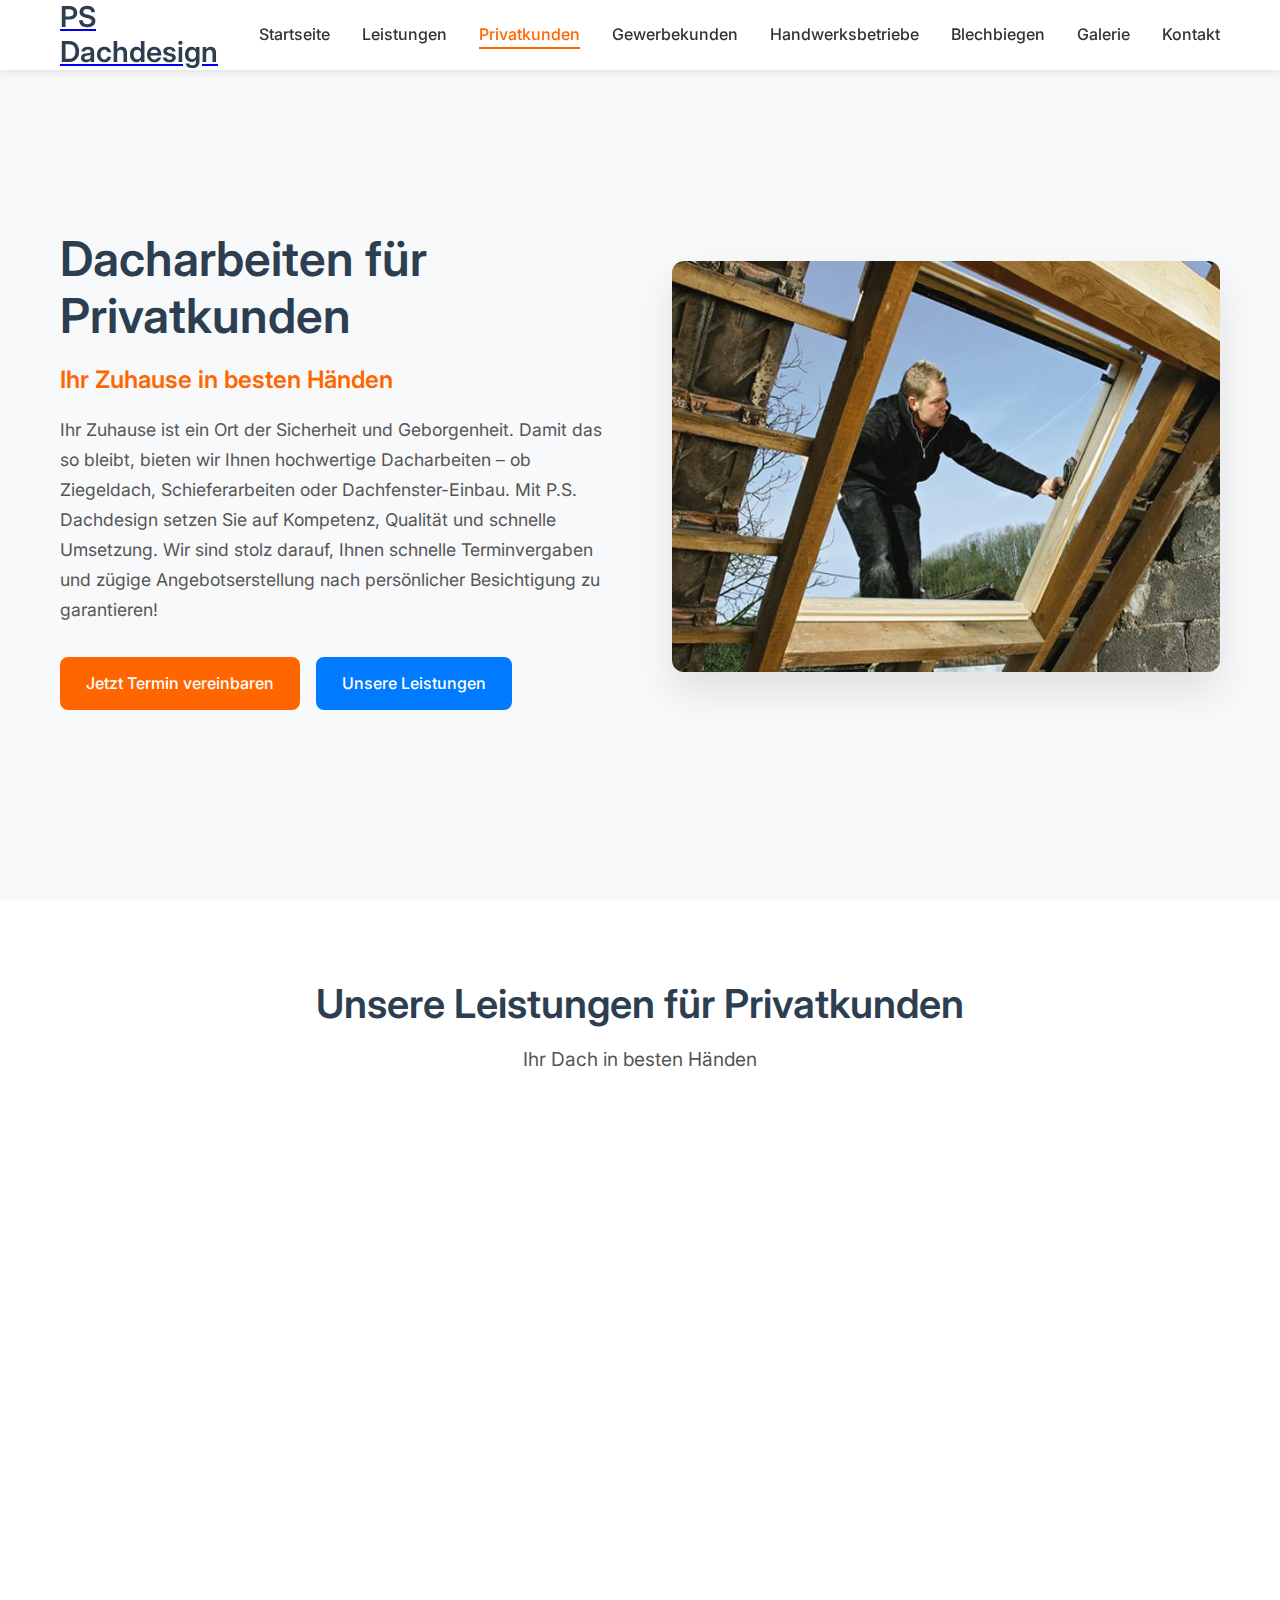
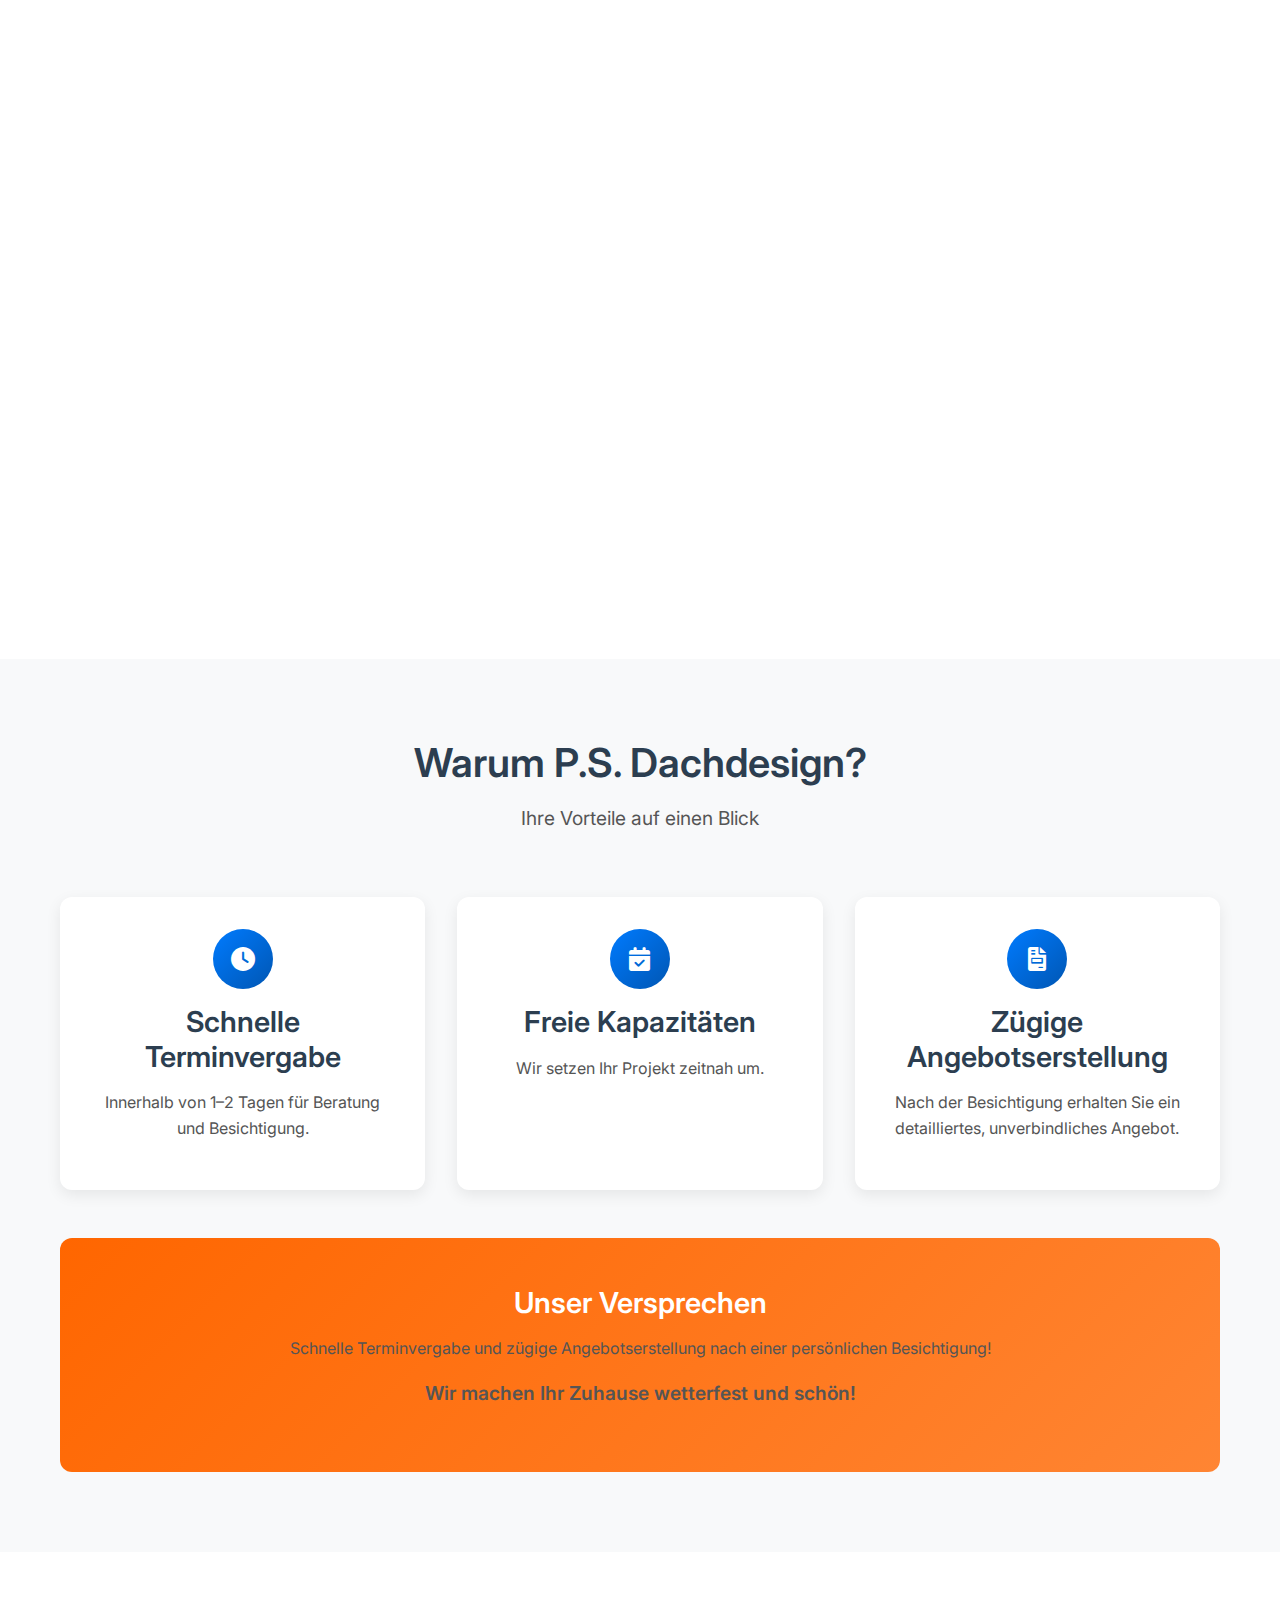
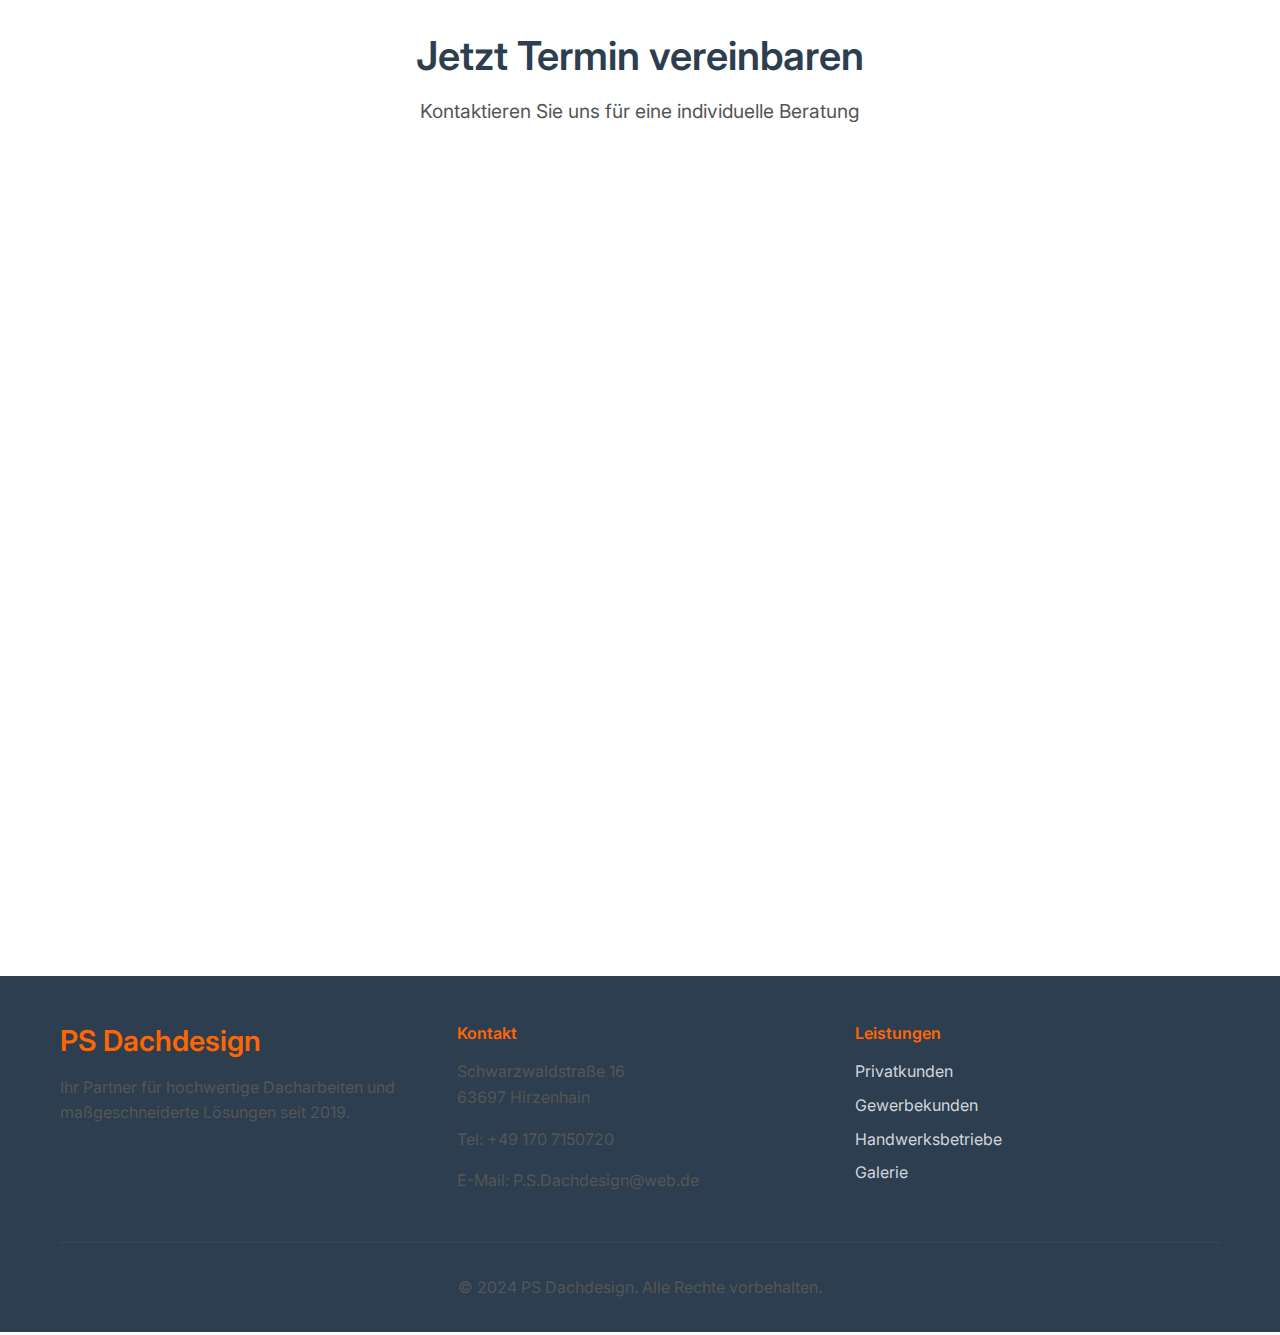
<file: privatkunden.html>
<!DOCTYPE html>
<html lang="de">
<head>
    <meta charset="UTF-8">
    <meta name="viewport" content="width=device-width, initial-scale=1.0">
    <title>Dacharbeiten für Privatkunden - PS Dachdesign</title>
    <link rel="stylesheet" href="assets/css/style.css">
    <link href="https://fonts.googleapis.com/css2?family=Inter:wght@300;400;500;600;700&display=swap" rel="stylesheet">
    <link rel="stylesheet" href="https://cdnjs.cloudflare.com/ajax/libs/font-awesome/6.0.0/css/all.min.css">
</head>
<body>
    <!-- Navigation -->
    <nav class="navbar">
        <div class="nav-container">
            <div class="nav-logo">
                <a href="index.html"><h2>PS Dachdesign</h2></a>
            </div>
            <ul class="nav-menu">
                <li class="nav-item">
                    <a href="index.html" class="nav-link">Startseite</a>
                </li>
                <li class="nav-item">
                    <a href="index.html#leistungen" class="nav-link">Leistungen</a>
                </li>
                <li class="nav-item">
                    <a href="privatkunden.html" class="nav-link active">Privatkunden</a>
                </li>
                <li class="nav-item">
                    <a href="gewerbekunden.html" class="nav-link">Gewerbekunden</a>
                </li>
                <li class="nav-item">
                    <a href="handwerksbetriebe.html" class="nav-link">Handwerksbetriebe</a>
                </li>
                <li class="nav-item">
                    <a href="blechbiegen.html" class="nav-link">Blechbiegen</a>
                </li>
                <li class="nav-item">
                    <a href="galerie.html" class="nav-link">Galerie</a>
                </li>
                <li class="nav-item">
                    <a href="index.html#kontakt" class="nav-link">Kontakt</a>
                </li>
            </ul>
            <div class="hamburger">
                <span class="bar"></span>
                <span class="bar"></span>
                <span class="bar"></span>
            </div>
        </div>
    </nav>

    <!-- Hero Section -->
    <section class="hero">
        <div class="hero-container">
            <div class="hero-content">
                <h1>Dacharbeiten für Privatkunden</h1>
                <p class="hero-subtitle">Ihr Zuhause in besten Händen</p>
                <p class="hero-description">Ihr Zuhause ist ein Ort der Sicherheit und Geborgenheit. Damit das so bleibt, bieten wir Ihnen hochwertige Dacharbeiten – ob Ziegeldach, Schieferarbeiten oder Dachfenster-Einbau. Mit P.S. Dachdesign setzen Sie auf Kompetenz, Qualität und schnelle Umsetzung. Wir sind stolz darauf, Ihnen schnelle Terminvergaben und zügige Angebotserstellung nach persönlicher Besichtigung zu garantieren!</p>
                <div class="hero-buttons">
                    <a href="#kontakt" class="btn btn-primary">Jetzt Termin vereinbaren</a>
                    <a href="#leistungen" class="btn btn-secondary">Unsere Leistungen</a>
                </div>
            </div>
            <div class="hero-image">
                <img src="assets/images/dachfenster-einbau.jpg" alt="Dachfenster-Einbau für Privatkunden">
            </div>
        </div>
    </section>

    <!-- Services Section -->
    <section id="leistungen" class="services">
        <div class="container">
            <div class="section-header">
                <h2>Unsere Leistungen für Privatkunden</h2>
                <p>Ihr Dach in besten Händen</p>
            </div>
            
            <div class="services-grid">
                <div class="service-card">
                    <div class="service-icon">
                        <i class="fas fa-home"></i>
                    </div>
                    <h3>Ziegeldach</h3>
                    <p>Professionelle Installation, Sanierung und Reparatur mit einer großen Auswahl an Materialien. Wir sorgen dafür, dass Ihr Ziegeldach den Witterungen standhält und optisch überzeugt.</p>
                    <ul class="service-features">
                        <li><i class="fas fa-check"></i> Fachgerechte Installation</li>
                        <li><i class="fas fa-check"></i> Breite Materialauswahl</li>
                        <li><i class="fas fa-check"></i> Sanierung und Reparatur</li>
                        <li><i class="fas fa-check"></i> Langlebiger Schutz</li>
                    </ul>
                </div>

                <div class="service-card">
                    <div class="service-icon">
                        <i class="fas fa-mountain"></i>
                    </div>
                    <h3>Schieferarbeiten</h3>
                    <p>Stilvolle Schieferdächer, fachgerecht verlegt und repariert. Setzen Sie auf unsere Erfahrung und Fachkompetenz für ein langlebiges und elegantes Dach.</p>
                    <ul class="service-features">
                        <li><i class="fas fa-check"></i> Hochwertige Verlegung</li>
                        <li><i class="fas fa-check"></i> Elegante Optik</li>
                        <li><i class="fas fa-check"></i> Langlebige Dacheindeckung</li>
                        <li><i class="fas fa-check"></i> Professionelle Reparatur</li>
                    </ul>
                </div>

                <div class="service-card">
                    <div class="service-icon">
                        <i class="fas fa-window-maximize"></i>
                    </div>
                    <h3>Dachfenster-Einbau</h3>
                    <p>Mehr Licht und frische Luft für Ihr Zuhause! Wir übernehmen den fachgerechten Einbau von Dachfenstern, ob bei Neu- oder Altbauten.</p>
                    <ul class="service-features">
                        <li><i class="fas fa-check"></i> Mehr Licht und Luft</li>
                        <li><i class="fas fa-check"></i> Fachgerechter Einbau</li>
                        <li><i class="fas fa-check"></i> Nachrüstung möglich</li>
                        <li><i class="fas fa-check"></i> Hochwertige Fenster</li>
                    </ul>
                </div>

                <div class="service-card">
                    <div class="service-icon">
                        <i class="fas fa-tools"></i>
                    </div>
                    <h3>Dachreparaturen</h3>
                    <p>Wir beheben Sturmschäden, undichte Stellen und altersbedingte Abnutzungen schnell und zuverlässig.</p>
                    <ul class="service-features">
                        <li><i class="fas fa-check"></i> Schnelle Reparaturen</li>
                        <li><i class="fas fa-check"></i> Sturmschäden</li>
                        <li><i class="fas fa-check"></i> Undichte Stellen</li>
                        <li><i class="fas fa-check"></i> Zuverlässiger Service</li>
                    </ul>
                </div>

                <div class="service-card">
                    <div class="service-icon">
                        <i class="fas fa-hammer"></i>
                    </div>
                    <h3>Dachsanierung</h3>
                    <p>Umfangreiche Sanierungslösungen inklusive Dämmung, Abdichtung und Materialaustausch – alles aus einer Hand.</p>
                    <ul class="service-features">
                        <li><i class="fas fa-check"></i> Umfassende Sanierung</li>
                        <li><i class="fas fa-check"></i> Dämmung und Abdichtung</li>
                        <li><i class="fas fa-check"></i> Materialaustausch</li>
                        <li><i class="fas fa-check"></i> Alles aus einer Hand</li>
                    </ul>
                </div>

                <div class="service-card">
                    <div class="service-icon">
                        <i class="fas fa-tint"></i>
                    </div>
                    <h3>Dachrinnenreinigung</h3>
                    <p>Für einen reibungslosen Wasserabfluss reinigen wir Ihre Dachrinnen gründlich und zuverlässig.</p>
                    <ul class="service-features">
                        <li><i class="fas fa-check"></i> Gründliche Reinigung</li>
                        <li><i class="fas fa-check"></i> Optimaler Wasserabfluss</li>
                        <li><i class="fas fa-check"></i> Schutz vor Wasserschäden</li>
                        <li><i class="fas fa-check"></i> Regelmäßige Wartung</li>
                    </ul>
                </div>
            </div>
        </div>
    </section>

    <!-- Why Choose Us Section -->
    <section class="why-choose-us">
        <div class="container">
            <div class="section-header">
                <h2>Warum P.S. Dachdesign?</h2>
                <p>Ihre Vorteile auf einen Blick</p>
            </div>
            
            <div class="benefits-grid">
                <div class="benefit-card">
                    <div class="benefit-icon">
                        <i class="fas fa-clock"></i>
                    </div>
                    <h3>Schnelle Terminvergabe</h3>
                    <p>Innerhalb von 1–2 Tagen für Beratung und Besichtigung.</p>
                </div>

                <div class="benefit-card">
                    <div class="benefit-icon">
                        <i class="fas fa-calendar-check"></i>
                    </div>
                    <h3>Freie Kapazitäten</h3>
                    <p>Wir setzen Ihr Projekt zeitnah um.</p>
                </div>

                <div class="benefit-card">
                    <div class="benefit-icon">
                        <i class="fas fa-file-invoice"></i>
                    </div>
                    <h3>Zügige Angebotserstellung</h3>
                    <p>Nach der Besichtigung erhalten Sie ein detailliertes, unverbindliches Angebot.</p>
                </div>
            </div>

            <div class="promise-section">
                <h3>Unser Versprechen</h3>
                <p>Schnelle Terminvergabe und zügige Angebotserstellung nach einer persönlichen Besichtigung!</p>
                <p class="highlight">Wir machen Ihr Zuhause wetterfest und schön!</p>
            </div>
        </div>
    </section>

    <!-- Contact Section -->
    <section id="kontakt" class="contact">
        <div class="container">
            <div class="section-header">
                <h2>Jetzt Termin vereinbaren</h2>
                <p>Kontaktieren Sie uns für eine individuelle Beratung</p>
            </div>
            
            <div class="contact-content">
                <div class="contact-info">
                    <h3>Unsere Kontaktdaten</h3>
                    <div class="contact-item">
                        <i class="fas fa-map-marker-alt"></i>
                        <div>
                            <strong>Adresse:</strong><br>
                            P.S. Dachdesign<br>
                            Schwarzwaldstraße 16<br>
                            63697 Hirzenhain
                        </div>
                    </div>
                    <div class="contact-item">
                        <i class="fas fa-phone"></i>
                        <div>
                            <strong>Telefon:</strong><br>
                            <a href="tel:+4917071507200">+49 170 7150720</a><br>
                            <small>(Schnelle Terminvergabe garantiert!)</small>
                        </div>
                    </div>
                    <div class="contact-item">
                        <i class="fas fa-envelope"></i>
                        <div>
                            <strong>E-Mail:</strong><br>
                            <a href="mailto:P.S.Dachdesign@web.de">P.S.Dachdesign@web.de</a>
                        </div>
                    </div>
                </div>
                
                <div class="contact-form">
                    <h3>Kontaktformular für Privatkunden</h3>
                    <form id="contactForm">
                        <div class="form-group">
                            <label for="name">Name *</label>
                            <input type="text" id="name" name="name" required>
                        </div>
                        <div class="form-group">
                            <label for="email">E-Mail *</label>
                            <input type="email" id="email" name="email" required>
                        </div>
                        <div class="form-group">
                            <label for="phone">Telefon</label>
                            <input type="tel" id="phone" name="phone">
                        </div>
                        <div class="form-group">
                            <label for="service">Gewünschte Leistung</label>
                            <select id="service" name="service">
                                <option value="">Bitte wählen...</option>
                                <option value="ziegeldach">Ziegeldach</option>
                                <option value="schieferarbeiten">Schieferarbeiten</option>
                                <option value="dachfenster">Dachfenster-Einbau</option>
                                <option value="reparatur">Dachreparatur</option>
                                <option value="sanierung">Dachsanierung</option>
                                <option value="dachrinnen">Dachrinnenreinigung</option>
                                <option value="beratung">Beratung</option>
                                <option value="sonstiges">Sonstiges</option>
                            </select>
                        </div>
                        <div class="form-group">
                            <label for="message">Nachricht *</label>
                            <textarea id="message" name="message" rows="5" required placeholder="Beschreiben Sie Ihr Anliegen..."></textarea>
                        </div>
                        <button type="submit" class="btn btn-primary">Nachricht senden</button>
                    </form>
                </div>
            </div>
        </div>
    </section>

    <!-- Footer -->
    <footer class="footer">
        <div class="container">
            <div class="footer-content">
                <div class="footer-section">
                    <h3>PS Dachdesign</h3>
                    <p>Ihr Partner für hochwertige Dacharbeiten und maßgeschneiderte Lösungen seit 2019.</p>
                </div>
                <div class="footer-section">
                    <h4>Kontakt</h4>
                    <p>Schwarzwaldstraße 16<br>63697 Hirzenhain</p>
                    <p>Tel: +49 170 7150720</p>
                    <p>E-Mail: P.S.Dachdesign@web.de</p>
                </div>
                <div class="footer-section">
                    <h4>Leistungen</h4>
                    <ul>
                        <li><a href="privatkunden.html">Privatkunden</a></li>
                        <li><a href="gewerbekunden.html">Gewerbekunden</a></li>
                        <li><a href="handwerksbetriebe.html">Handwerksbetriebe</a></li>
                        <li><a href="galerie.html">Galerie</a></li>
                    </ul>
                </div>
            </div>
            <div class="footer-bottom">
                <p>&copy; 2024 PS Dachdesign. Alle Rechte vorbehalten.</p>
            </div>
        </div>
    </footer>

    <!-- Back to Top Button -->
    <button id="backToTop" class="back-to-top">
        <i class="fas fa-arrow-up"></i>
    </button>

    <script src="assets/js/script.js"></script>
</body>
</html>
</file>
<file: assets/css/style.css>
/* Reset and Base Styles */
* {
    margin: 0;
    padding: 0;
    box-sizing: border-box;
}

html {
    scroll-behavior: smooth;
}

body {
    font-family: 'Inter', sans-serif;
    line-height: 1.6;
    color: #333333; /* Dunkler Text für Lesbarkeit */
    background-color: #FFFFFF; /* Weißer Hintergrund */
}

.container {
    max-width: 1200px;
    margin: 0 auto;
    padding: 0 20px;
}

/* Typography */
h1, h2, h3, h4, h5, h6 {
    font-weight: 600;
    line-height: 1.2;
    margin-bottom: 1rem;
    color: #2c3e50; /* Ein dunkles Blau für Überschriften */
}

h1 {
    font-size: 3rem;
}

h2 {
    font-size: 2.5rem;
}

h3 {
    font-size: 1.8rem;
}

p {
    margin-bottom: 1rem;
    color: #555555; /* Etwas hellerer Text für Absätze */
}

/* Buttons */
.btn {
    display: inline-block;
    padding: 12px 24px;
    border-radius: 8px;
    text-decoration: none;
    font-weight: 500;
    transition: all 0.3s ease;
    border: 2px solid transparent;
    cursor: pointer;
    font-size: 1rem;
}

.btn-primary {
    background-color: #FF6600; /* Haupt-Orange */
    color: white;
    border-color: #FF6600;
}

.btn-primary:hover {
    background-color: #FF8533; /* Helleres Orange für Hover */
    border-color: #FF8533;
    transform: translateY(-2px);
}

.btn-secondary {
    background-color: #007BFF; /* Blau als Sekundärfarbe */
    color: white;
    border-color: #007BFF;
}

.btn-secondary:hover {
    background-color: #0056b3; /* Dunkleres Blau für Hover */
    border-color: #0056b3;
    transform: translateY(-2px);
}

.btn-outline {
    background-color: transparent;
    color: #FF6600; /* Oranger Text */
    border-color: #FF6600; /* Oranger Rand */
}

.btn-outline:hover {
    background-color: #FF6600; /* Oranger Hintergrund bei Hover */
    color: white;
    transform: translateY(-2px);
}

/* Navigation */
.navbar {
    background-color: #FFFFFF; /* Weißer Navigationshintergrund */
    box-shadow: 0 2px 10px rgba(0, 0, 0, 0.1);
    position: fixed;
    top: 0;
    width: 100%;
    z-index: 1000;
    transition: all 0.3s ease;
}

.nav-container {
    max-width: 1200px;
    margin: 0 auto;
    padding: 0 20px;
    display: flex;
    justify-content: space-between;
    align-items: center;
    height: 70px;
}

.nav-logo h2 {
    color: #2c3e50;
    margin: 0;
    font-size: 1.8rem;
}

.nav-menu {
    display: flex;
    list-style: none;
    gap: 2rem;
}

.nav-link {
    text-decoration: none;
    color: #333333; /* Dunkler Text für Links */
    font-weight: 500;
    transition: color 0.3s ease;
    position: relative;
}

.nav-link:hover {
    color: #FF6600; /* Orange bei Hover */
}

.nav-link::after {
    content: '';
    position: absolute;
    bottom: -5px;
    left: 0;
    width: 0;
    height: 2px;
    background-color: #FF6600; /* Orange für den unteren Strich */
    transition: width 0.3s ease;
}

.nav-link:hover::after {
    width: 100%;
}

.hamburger {
    display: none;
    flex-direction: column;
    cursor: pointer;
}

.bar {
    width: 25px;
    height: 3px;
    background-color: #333333; /* Dunkle Balken für das Hamburger-Menü */
    margin: 3px 0;
    transition: 0.3s;
}

/* Hero Section */
.hero {
    padding: 120px 0 80px;
    background: #F8F9FA; /* Sehr helles Grau als Hintergrund */
    min-height: 100vh;
    display: flex;
    align-items: center;
}

.hero-container {
    max-width: 1200px;
    margin: 0 auto;
    padding: 0 20px;
    display: grid;
    grid-template-columns: 1fr 1fr;
    gap: 4rem;
    align-items: center;
}

.hero-content {
    animation: fadeInLeft 1s ease-out;
}

.hero-title {
    font-size: 4rem;
    color: #2c3e50;
    margin-bottom: 1rem;
    font-weight: 700;
}

.hero-subtitle {
    font-size: 1.5rem;
    color: #FF6600; /* Orange für den Untertitel */
    margin-bottom: 1rem;
    font-weight: 600;
}

.hero-description {
    font-size: 1.1rem;
    color: #555555;
    margin-bottom: 2rem;
    line-height: 1.7;
}

.hero-buttons {
    display: flex;
    gap: 1rem;
    flex-wrap: wrap;
}

.hero-image {
    animation: fadeInRight 1s ease-out;
}

.hero-image img {
    width: 100%;
    height: auto;
    border-radius: 12px;
    box-shadow: 0 20px 40px rgba(0, 0, 0, 0.1);
}

/* Services Section */
.services {
    padding: 80px 0;
    background-color: #FFFFFF;
}

.section-header {
    text-align: center;
    margin-bottom: 4rem;
}

.section-header h2 {
    margin-bottom: 1rem;
}

.section-header p {
    font-size: 1.2rem;
    color: #555555;
}

.services-grid {
    display: grid;
    grid-template-columns: repeat(auto-fit, minmax(350px, 1fr));
    gap: 2rem;
    margin-bottom: 4rem;
}

.service-card {
    background: #FFFFFF;
    border-radius: 12px;
    padding: 2rem;
    box-shadow: 0 10px 30px rgba(0, 0, 0, 0.08);
    transition: transform 0.3s ease, box-shadow 0.3s ease;
    border: 1px solid #e5e7eb;
}

.service-card:hover {
    transform: translateY(-5px);
    box-shadow: 0 20px 40px rgba(0, 0, 0, 0.12);
}

.service-icon {
    width: 60px;
    height: 60px;
    background: linear-gradient(135deg, #FF6600, #FF8533); /* Oranger Gradient */
    border-radius: 12px;
    display: flex;
    align-items: center;
    justify-content: center;
    margin-bottom: 1.5rem;
}

.service-icon i {
    font-size: 1.5rem;
    color: white;
}

.service-card h3 {
    margin-bottom: 1.5rem;
    color: #2c3e50;
}

.service-list {
    margin-bottom: 1.5rem;
}

.service-item {
    display: flex;
    align-items: flex-start;
    gap: 0.75rem;
    margin-bottom: 1rem;
    padding: 0.5rem 0;
}

.service-item i {
    color: #FF6600; /* Orange für Icons */
    margin-top: 0.25rem;
    flex-shrink: 0;
}

.service-item span {
    font-size: 0.95rem;
    line-height: 1.6;
}

.service-promise {
    font-weight: 600;
    color: #2c3e50;
    margin-bottom: 1.5rem;
    font-style: italic;
}

.cta-section {
    text-align: center;
    background: linear-gradient(135deg, #007BFF, #0056b3); /* Blauer Gradient */
    color: white;
    padding: 3rem;
    border-radius: 12px;
    margin-top: 2rem;
}

.cta-text {
    font-size: 1.2rem;
    margin-bottom: 2rem;
    line-height: 1.7;
}

.cta-section .btn-primary {
    background-color: #FF6600;
    border-color: #FF6600;
}

/* About Section */
.about {
    padding: 80px 0;
    background-color: #F8F9FA; /* Helles Grau */
}

.about-content {
    display: grid;
    grid-template-columns: 1fr 1fr;
    gap: 4rem;
    align-items: center;
}

.about-text h2 {
    margin-bottom: 2rem;
}

.about-text p {
    font-size: 1.1rem;
    line-height: 1.7;
    margin-bottom: 1.5rem;
}

.about-image img {
    width: 100%;
    height: auto;
    border-radius: 12px;
    box-shadow: 0 10px 30px rgba(0, 0, 0, 0.1);
}

/* Contact Section */
.contact {
    padding: 80px 0;
    background-color: #FFFFFF;
}

.contact-content {
    display: grid;
    grid-template-columns: 1fr 1fr;
    gap: 4rem;
    margin-top: 3rem;
}

.contact-info h3,
.contact-form h3 {
    margin-bottom: 1.5rem;
    color: #2c3e50;
}

.contact-item {
    display: flex;
    align-items: flex-start;
    gap: 1rem;
    margin-bottom: 2rem;
}

.contact-item i {
    color: #FF6600; /* Orange */
    font-size: 1.2rem;
    margin-top: 0.25rem;
    flex-shrink: 0;
}

.contact-item a {
    color: #FF6600;
    text-decoration: none;
}

.contact-item a:hover {
    text-decoration: underline;
}

.contact-note {
    background-color: #FFF3CD; /* Heller Gelbton */
    padding: 1.5rem;
    border-radius: 8px;
    border-left: 4px solid #FF6600; /* Orange */
    margin-top: 2rem;
}

.contact-note p {
    margin: 0;
    font-size: 0.95rem;
    color: #664d03; /* Dunklerer Text für den Hinweis */
}

/* Form Styles */
.form-group {
    margin-bottom: 1.5rem;
}

.form-group label {
    display: block;
    margin-bottom: 0.5rem;
    font-weight: 500;
    color: #333333;
}

.form-group input,
.form-group select,
.form-group textarea {
    width: 100%;
    padding: 12px;
    border: 2px solid #ced4da; /* Hellerer Rand */
    border-radius: 8px;
    font-size: 1rem;
    transition: border-color 0.3s ease;
}

.form-group input:focus,
.form-group select:focus,
.form-group textarea:focus {
    outline: none;
    border-color: #FF6600; /* Orange bei Fokus */
}

.form-group textarea {
    resize: vertical;
    min-height: 120px;
}

/* Footer */
.footer {
    background-color: #2c3e50; /* Dunkelblau für den Footer */
    color: white;
    padding: 3rem 0 1rem;
}

.footer-content {
    display: grid;
    grid-template-columns: repeat(auto-fit, minmax(250px, 1fr));
    gap: 2rem;
    margin-bottom: 2rem;
}

.footer-section h3,
.footer-section h4 {
    color: #FF6600; /* Orange */
    margin-bottom: 1rem;
}

.footer-section ul {
    list-style: none;
}

.footer-section ul li {
    margin-bottom: 0.5rem;
}

.footer-section ul li a {
    color: #d1d5db;
    text-decoration: none;
    transition: color 0.3s ease;
}

.footer-section ul li a:hover {
    color: #FF6600; /* Orange */
}

.footer-bottom {
    text-align: center;
    padding-top: 2rem;
    border-top: 1px solid #34495e; /* Etwas helleres Blau für die Trennlinie */
    color: #d1d5db;
}

/* Back to Top Button */
.back-to-top {
    position: fixed;
    bottom: 30px;
    right: 30px;
    width: 50px;
    height: 50px;
    background-color: #FF6600; /* Orange */
    color: white;
    border: none;
    border-radius: 50%;
    cursor: pointer;
    display: none;
    align-items: center;
    justify-content: center;
    font-size: 1.2rem;
    transition: all 0.3s ease;
    z-index: 1000;
}

.back-to-top:hover {
    background-color: #FF8533;
    transform: translateY(-2px);
}

.back-to-top.show {
    display: flex;
}

/* Animations */
@keyframes fadeInLeft {
    from {
        opacity: 0;
        transform: translateX(-30px);
    }
    to {
        opacity: 1;
        transform: translateX(0);
    }
}

@keyframes fadeInRight {
    from {
        opacity: 0;
        transform: translateX(30px);
    }
    to {
        opacity: 1;
        transform: translateX(0);
    }
}

@keyframes fadeInUp {
    from {
        opacity: 0;
        transform: translateY(30px);
    }
    to {
        opacity: 1;
        transform: translateY(0);
    }
}

/* Responsive Design */
@media screen and (max-width: 768px) {
    .hamburger {
        display: flex;
    }

    .nav-menu {
        position: fixed;
        left: -100%;
        top: 70px;
        flex-direction: column;
        background-color: white;
        width: 100%;
        text-align: center;
        transition: 0.3s;
        box-shadow: 0 10px 27px rgba(0, 0, 0, 0.05);
        padding: 2rem 0;
    }

    .nav-menu.active {
        left: 0;
    }

    .nav-menu li {
        margin: 1rem 0;
    }

    .hamburger.active .bar:nth-child(2) {
        opacity: 0;
    }

    .hamburger.active .bar:nth-child(1) {
        transform: translateY(8px) rotate(45deg);
    }

    .hamburger.active .bar:nth-child(3) {
        transform: translateY(-8px) rotate(-45deg);
    }

    .hero-container {
        grid-template-columns: 1fr;
        gap: 2rem;
        text-align: center;
    }

    .hero-title {
        font-size: 2.5rem;
    }

    .hero-subtitle {
        font-size: 1.2rem;
    }

    .hero-buttons {
        justify-content: center;
    }

    .services-grid {
        grid-template-columns: 1fr;
    }

    .about-content {
        grid-template-columns: 1fr;
        gap: 2rem;
    }

    .contact-content {
        grid-template-columns: 1fr;
        gap: 2rem;
    }

    .footer-content {
        grid-template-columns: 1fr;
        text-align: center;
    }

    h1 {
        font-size: 2rem;
    }

    h2 {
        font-size: 1.8rem;
    }

    h3 {
        font-size: 1.4rem;
    }

    .container {
        padding: 0 15px;
    }

    .hero {
        padding: 100px 0 60px;
    }

    .services,
    .about,
    .contact {
        padding: 60px 0;
    }
}

@media screen and (max-width: 480px) {
    .hero-title {
        font-size: 2rem;
    }

    .hero-buttons {
        flex-direction: column;
        align-items: center;
    }

    .btn {
        width: 100%;
        text-align: center;
    }

    .service-card {
        padding: 1.5rem;
    }

    .cta-section {
        padding: 2rem;
    }
}



/* Additional styles for subpages */
.nav-link.active {
    color: #FF6600;
}

.nav-link.active::after {
    width: 100%;
}

.service-features {
    list-style: none;
    margin: 1rem 0;
}

.service-features li {
    display: flex;
    align-items: center;
    gap: 0.5rem;
    margin-bottom: 0.5rem;
    font-size: 0.9rem;
}

.service-features i {
    color: #FF6600;
    font-size: 0.8rem;
}

.why-choose-us {
    padding: 80px 0;
    background-color: #F8F9FA;
}

.benefits-grid {
    display: grid;
    grid-template-columns: repeat(auto-fit, minmax(300px, 1fr));
    gap: 2rem;
    margin-bottom: 3rem;
}

.benefit-card {
    background: white;
    padding: 2rem;
    border-radius: 12px;
    text-align: center;
    box-shadow: 0 5px 15px rgba(0, 0, 0, 0.08);
    transition: transform 0.3s ease;
}

.benefit-card:hover {
    transform: translateY(-5px);
}

.benefit-icon {
    width: 60px;
    height: 60px;
    background: linear-gradient(135deg, #007BFF, #0056b3);
    border-radius: 50%;
    display: flex;
    align-items: center;
    justify-content: center;
    margin: 0 auto 1rem;
}

.benefit-icon i {
    font-size: 1.5rem;
    color: white;
}

.promise-section {
    text-align: center;
    background: linear-gradient(135deg, #FF6600, #FF8533);
    color: white;
    padding: 3rem;
    border-radius: 12px;
}

.promise-section h3 {
    color: white;
    margin-bottom: 1rem;
}

.promise-section .highlight {
    font-size: 1.2rem;
    font-weight: 600;
    margin-top: 1rem;
}

.equipment-specs {
    background-color: #F8F9FA;
    padding: 80px 0;
}

.specs-grid {
    display: grid;
    grid-template-columns: repeat(auto-fit, minmax(300px, 1fr));
    gap: 2rem;
}

.spec-card {
    background: white;
    padding: 2rem;
    border-radius: 12px;
    box-shadow: 0 5px 15px rgba(0, 0, 0, 0.08);
}

.spec-card h3 {
    color: #2c3e50;
    margin-bottom: 1rem;
}

.spec-list {
    list-style: none;
}

.spec-list li {
    display: flex;
    justify-content: space-between;
    padding: 0.5rem 0;
    border-bottom: 1px solid #e5e7eb;
}

.spec-list li:last-child {
    border-bottom: none;
}

.spec-label {
    font-weight: 500;
    color: #333333;
}

.spec-value {
    color: #FF6600;
    font-weight: 600;
}

.gallery-preview {
    padding: 80px 0;
    background-color: #FFFFFF;
}

.gallery-grid {
    display: grid;
    grid-template-columns: repeat(auto-fit, minmax(300px, 1fr));
    gap: 1.5rem;
}

.gallery-item {
    position: relative;
    border-radius: 12px;
    overflow: hidden;
    box-shadow: 0 10px 30px rgba(0, 0, 0, 0.1);
    transition: transform 0.3s ease;
}

.gallery-item:hover {
    transform: scale(1.05);
}

.gallery-item img {
    width: 100%;
    height: 250px;
    object-fit: cover;
}

.gallery-overlay {
    position: absolute;
    bottom: 0;
    left: 0;
    right: 0;
    background: linear-gradient(transparent, rgba(0, 0, 0, 0.8));
    color: white;
    padding: 2rem 1.5rem 1.5rem;
}

.gallery-overlay h4 {
    color: white;
    margin-bottom: 0.5rem;
}

.gallery-overlay p {
    font-size: 0.9rem;
    margin: 0;
}

@media screen and (max-width: 768px) {
    .benefits-grid,
    .specs-grid {
        grid-template-columns: 1fr;
    }
    
    .gallery-grid {
        grid-template-columns: 1fr;
    }
    
    .promise-section,
    .equipment-specs {
        padding: 60px 0;
    }
}


/* Additional styles for Handwerksbetriebe page */
.service-applications {
    margin-top: 1rem;
    padding: 1rem;
    background-color: #e9ecef;
    border-radius: 8px;
    border-left: 4px solid #FF6600;
}

.service-applications strong {
    color: #2c3e50;
    display: block;
    margin-bottom: 0.5rem;
}

.service-applications ul {
    list-style: none;
    margin: 0;
}

.service-applications li {
    font-size: 0.9rem;
    color: #555555;
    margin-bottom: 0.25rem;
    padding-left: 1rem;
    position: relative;
}

.service-applications li::before {
    content: '→';
    position: absolute;
    left: 0;
    color: #FF6600;
    font-weight: bold;
}


/* Additional styles for Blechbiegen page */
.tech-specs {
    margin-top: 1.5rem;
    padding: 1rem;
    background-color: #e9ecef;
    border-radius: 8px;
    border-left: 4px solid #007BFF;
}

.tech-specs h4 {
    color: #2c3e50;
    margin-bottom: 0.75rem;
    font-size: 1rem;
}

.spec-list {
    list-style: none;
    margin: 0;
}

.spec-list li {
    font-size: 0.9rem;
    color: #333333;
    margin-bottom: 0.5rem;
    padding-left: 1rem;
    position: relative;
}

.spec-list li::before {
    content: '•';
    position: absolute;
    left: 0;
    color: #007BFF;
    font-weight: bold;
}

.target-groups {
    padding: 80px 0;
    background-color: #F8F9FA;
}

.target-grid {
    display: grid;
    grid-template-columns: repeat(auto-fit, minmax(280px, 1fr));
    gap: 2rem;
}

.target-card {
    background: white;
    padding: 2rem;
    border-radius: 12px;
    text-align: center;
    box-shadow: 0 5px 15px rgba(0, 0, 0, 0.08);
    transition: transform 0.3s ease;
}

.target-card:hover {
    transform: translateY(-5px);
}

.target-icon {
    width: 60px;
    height: 60px;
    background: linear-gradient(135deg, #FF6600, #FF8533);
    border-radius: 50%;
    display: flex;
    align-items: center;
    justify-content: center;
    margin: 0 auto 1rem;
}

.target-icon i {
    font-size: 1.5rem;
    color: white;
}

.target-card h3 {
    color: #2c3e50;
    margin-bottom: 1rem;
}

.process-section {
    padding: 80px 0;
    background-color: #FFFFFF;
}

.process-steps {
    display: grid;
    grid-template-columns: repeat(auto-fit, minmax(250px, 1fr));
    gap: 2rem;
    margin-top: 3rem;
}

.process-step {
    display: flex;
    align-items: flex-start;
    gap: 1.5rem;
}

.step-number {
    width: 50px;
    height: 50px;
    background: linear-gradient(135deg, #2c3e50, #34495e);
    color: white;
    border-radius: 50%;
    display: flex;
    align-items: center;
    justify-content: center;
    font-size: 1.2rem;
    font-weight: 600;
    flex-shrink: 0;
}

.step-content h3 {
    color: #2c3e50;
    margin-bottom: 0.5rem;
}

.step-content p {
    color: #555555;
    line-height: 1.6;
}

@media screen and (max-width: 768px) {
    .target-grid {
        grid-template-columns: 1fr;
    }
    
    .process-steps {
        grid-template-columns: 1fr;
    }
    
    .process-step {
        flex-direction: column;
        text-align: center;
        align-items: center;
    }
    
    .step-content {
        text-align: center;
    }
}
</file>
